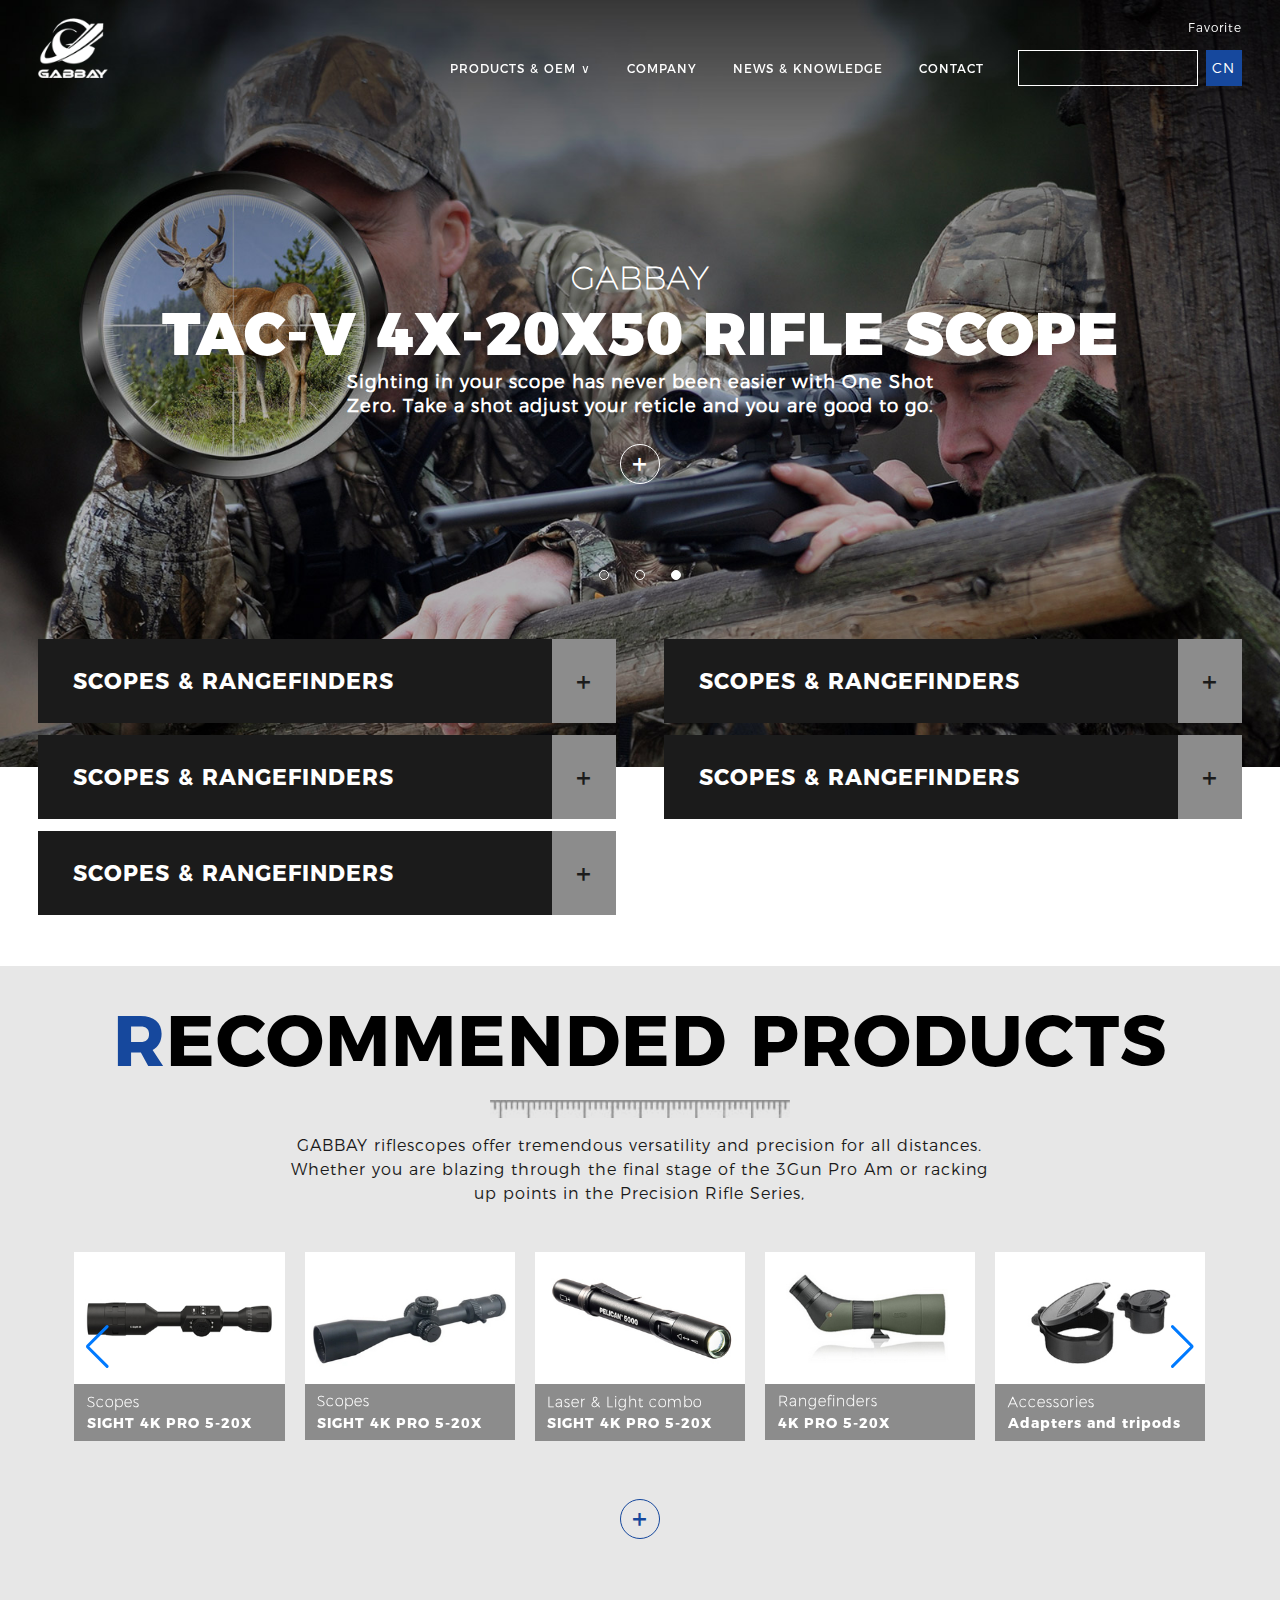
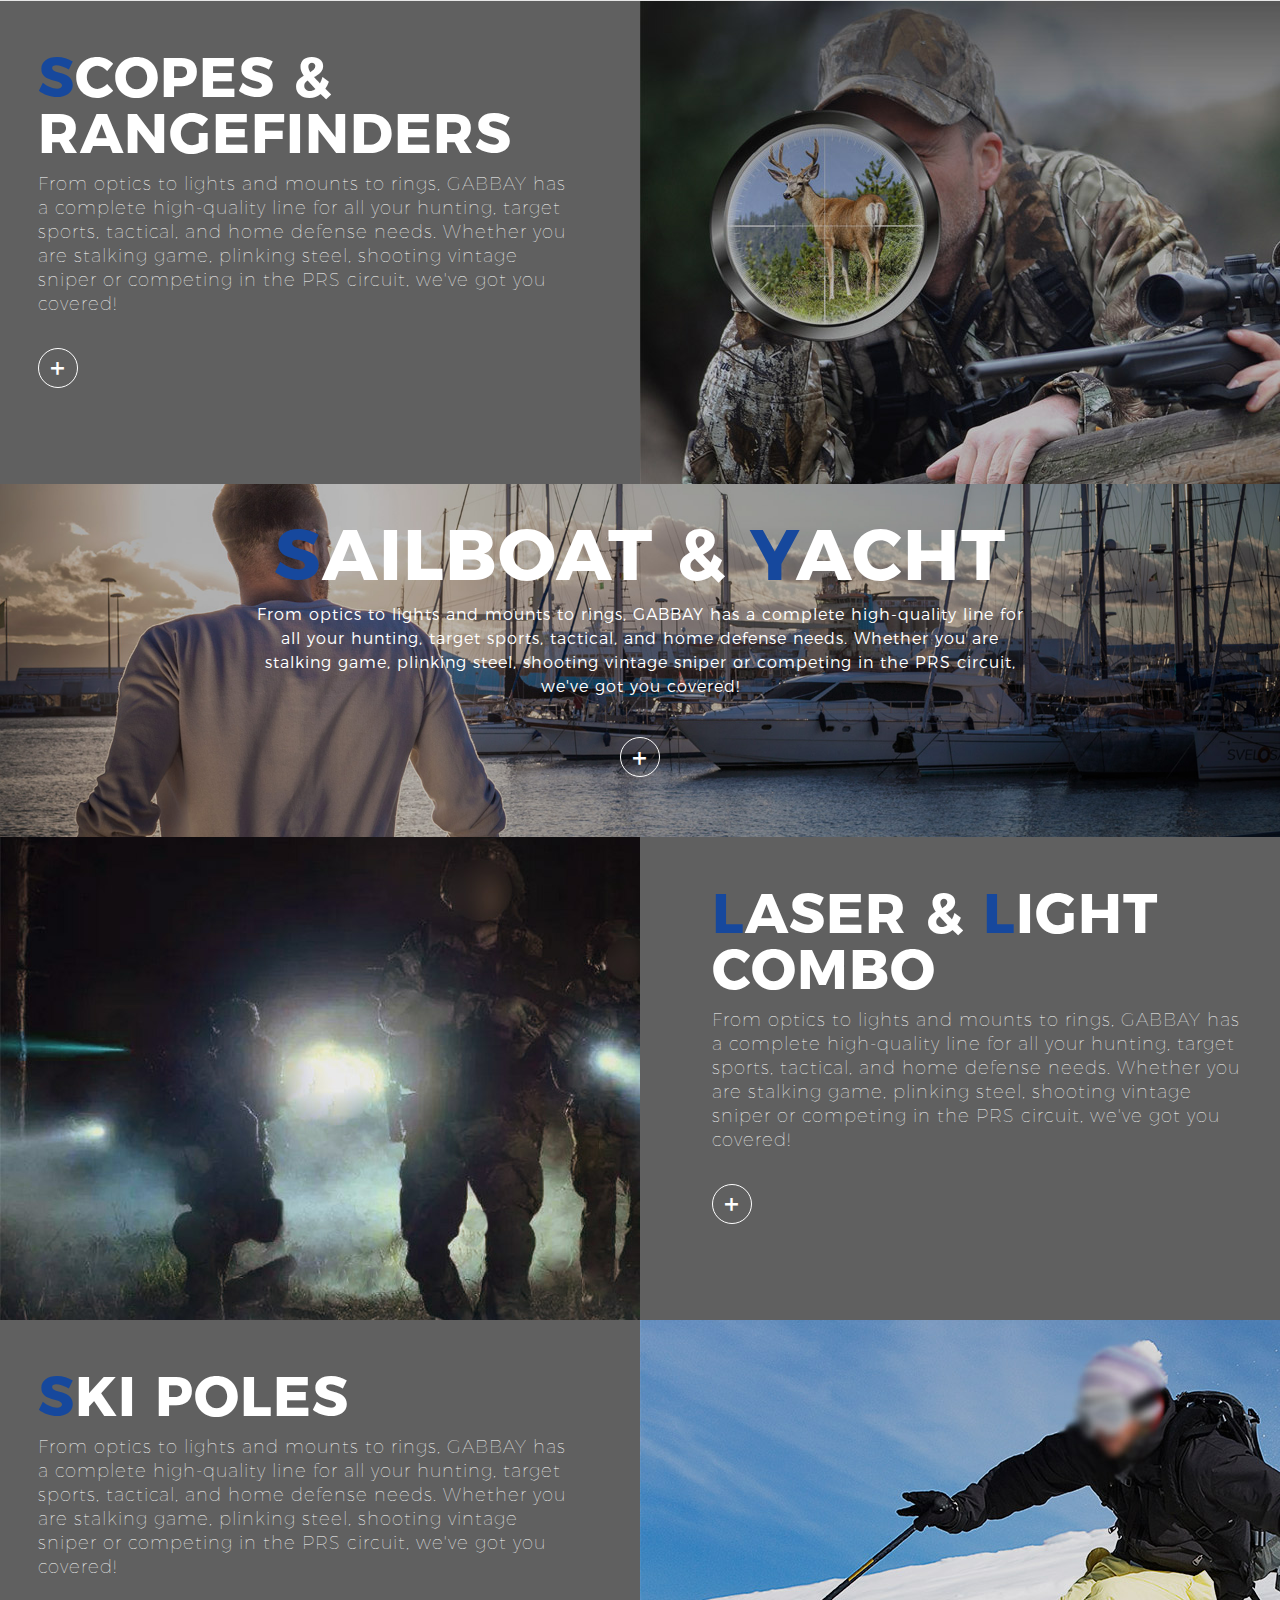
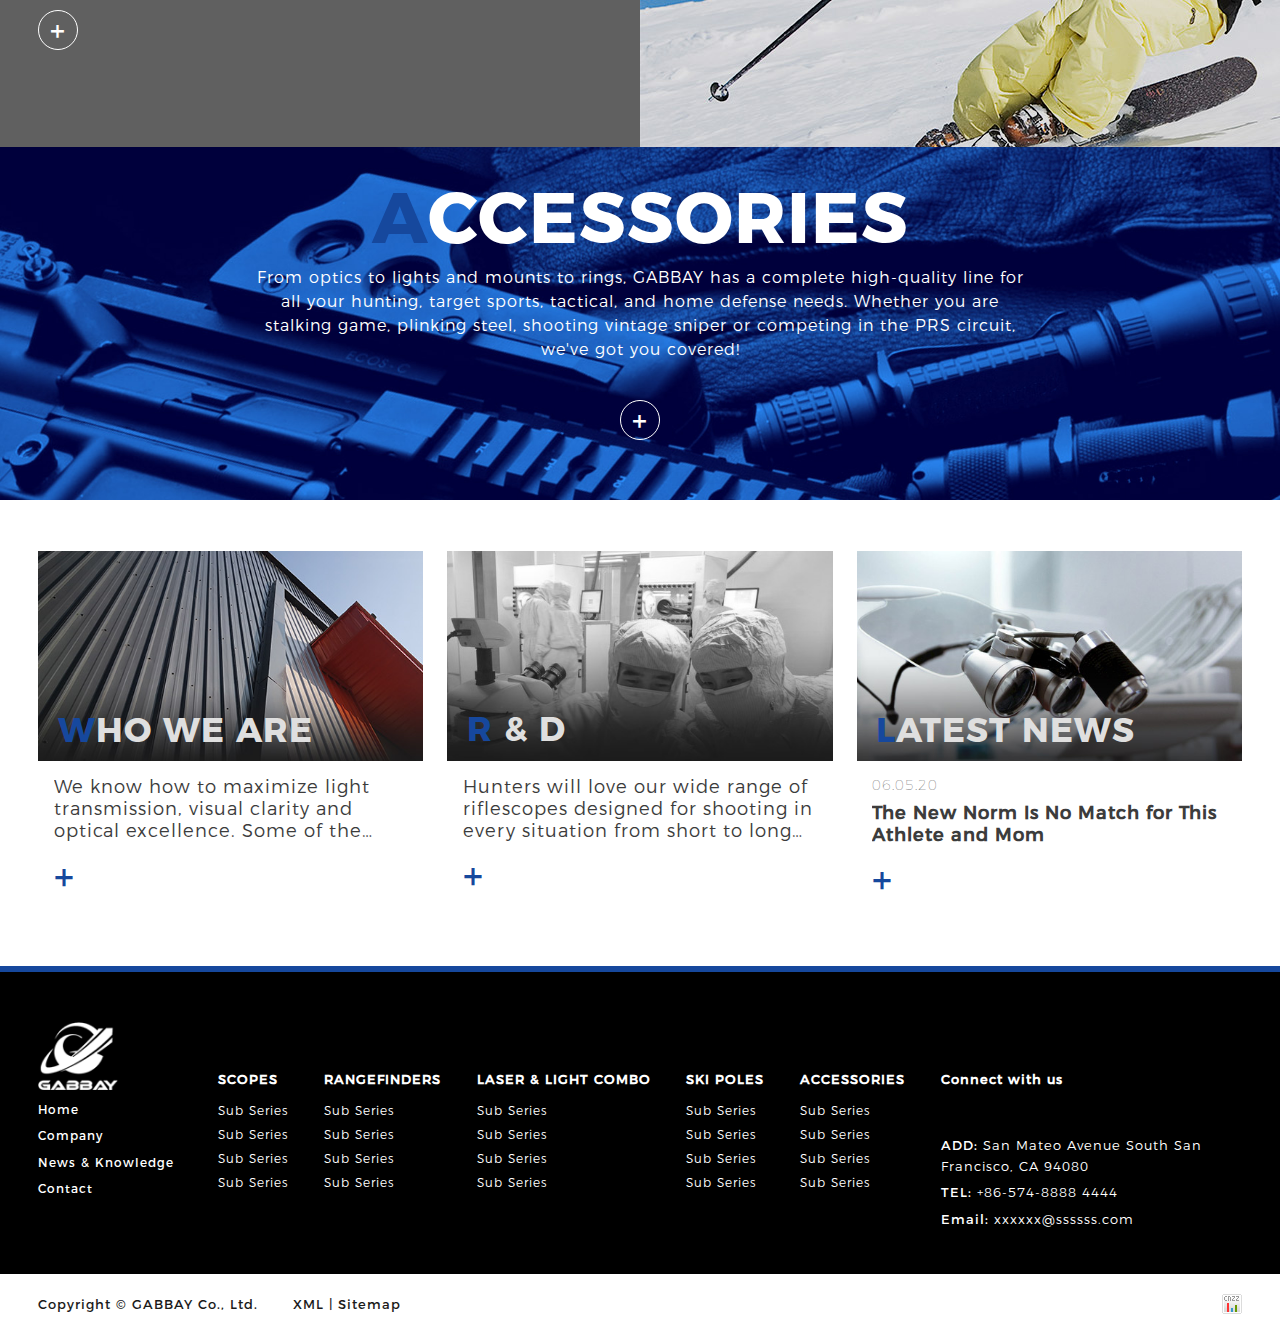
<file: index.html>
<!DOCTYPE html>
<html lang="en">
<head>
  <meta charset="UTF-8">
  <meta name="viewport" content="width=device-width, initial-scale=1.0">
  <title>GABBAY</title>
  <link rel="stylesheet" href="css/dy.css">
  <link rel="stylesheet" href="css/media.css">
  <link rel="stylesheet" href="https://at.alicdn.com/t/font_1714665_g5vp9nklfsk.css">
  <link rel="stylesheet" href="css/style.css">
  <link rel="stylesheet" href="css/jquery.bxslider.css">
  <link rel="stylesheet" href="css/swiper.min.css">

  <script src="js/jquery-1.9.1.min.js"></script>
  <script src="js/jquery.bxslider.js"></script>
  <script src="js/touchslider.js"></script>
  <script src="js/other.js"></script>
  <!-- <script src="js/swiper.min.js"></script> -->
</head>
<body>
  <!-- head  -->
  <header class="top-nav">
    <div class="nav-inner-box wid flex-sb">
      <a href="index.html" class="logo-pic"><img src="images/logo.png" alt="logo" class="logo"></a>
      <div class="top-bar flex">
        <a href="" class="iconfont icon-cogwheel"><small class="small">Favorite</small></a>
        <div class="nav-bar flex">
          <ul class="flex-sb nav">
            <li class="nav-list home flex"><a href="index.html" class="tup">Home</a></li>
            <li class="nav-list flex nav-pro">
              <a href="product.html" class="tup">Products & Oem <span style="font-family: sans-serif;">∨</span></a>
              <ul class="dp-items">
                <li class="dp-list"><a href="">Scopes &RANGEFINDERS</a></li>
                <li class="dp-list">
                  <a href="">Sailboat & Yacht <span>></span></a>
                  <ul class="dp2-item">
                    <li class="dp2-list"><a href="">Sailboat</a></li>
                  </ul>
                </li>
                <li class="dp-list">
                  <a href="">SKI POLES <span>></span></a> 
                  <ul class="dp2-item">
                    <li class="dp2-list"><a href="">Yacht</a></li>
                  </ul>
                </li>
                <li class="dp-list"><a href="">ACCESSORIES</a></li>
              </ul>
            </li>
            <li class="nav-list flex"><a href="company.html" class="tup">Company</a></li>
            <li class="nav-list flex"><a href="news.html" class="tup">News & knowledge</a></li>
            <li class="nav-list flex"><a href="contact.html" class="tup">Contact</a></li>
          </ul>
          <div class="sea_cn flex">
            <form action="products.php" class="search flex">
              <input type="text" placeholder="">
              <button class="flex iconfont icon-search" type="button"></button>
            </form>
            <a href="" class="cn flex">CN</a>
          </div>
        </div>
      </div>
      <span class="menu-ico iconfont icon-menu"></span>
    </div>
  </header>

  <!-- banner -->
  <div class="banner-box">
    <div class="swipe">
      <ul class="banner" id="slider4" >
        <li class="banner-list in_blist">
          <div class="banner-cont">
            <span class="ban-tit">GABBAY</span>
            <h4 class="main-tit">TAC-V 4X-20X50 Rifle Scope</h4>
            <p calss="desc-cont">Sighting in your scope has never been easier with One Shot Zero. Take a shot adjust your reticle and you are good to go. </p>
            <a href="product.html" class="btn flex">+</a>
          </div>
          <a href="javascript:;"><img src="images/banner.jpg" alt=""></a>
        </li>
        <!-- <li class="banner-list">
          <div class="banner-cont">
            <span class="ban-tit">GABBAY</span>
            <h4 class="main-tit">TAC-V 4X-20X50 Rifle Scope</h4>
            <p calss="desc-cont">Sighting in your scope has never been easier with One Shot Zero. Take a shot adjust your reticle and you are good to go. </p>
            <a href="product.html" class="btn flex"><span>+</span></a>
          </div>
          <a href="javascript:;"><img src="images/banner.jpg" alt=""></a>
        </li>
        <li class="banner-list">
          <div class="banner-cont">
            <span class="ban-tit">GABBAY</span>
            <h4 class="main-tit">TAC-V 4X-20X50 Rifle Scope</h4>
            <p calss="desc-cont">Sighting in your scope has never been easier with One Shot Zero. Take a shot adjust your reticle and you are good to go. </p>
            <a href="product.html" class="btn flex"><span>+</span></a>
          </div>
          <a href="javascript:;"><img src="images/banner.jpg" alt=""></a>
        </li> -->
      </ul>
    </div>
    <div id="pagenavi">
      <a href="javascript:;" class="">1</a>
      <a href="javascript:;" class="">2</a>
      <a href="javascript:;" class="active">3</a>
    </div>

    <!-- banner nav -->
    <ul class="pb_nav flex-sb wid">
      <li class="pbn_list"><a href="product.html" class="flex">
        <div class="pro_cont">
          <h4>Scopes & RANGEFINDERS</h4>
          <p class="fhd">From optics to lights and mounts to rings, Sun Optics USA has a complete high-quality line ...</p>
        </div>
        <span class="flex">+</span>
      </a></li>
      <li class="pbn_list"><a href="product.html" class="flex">
        <div class="pro_cont">
          <h4>Scopes & RANGEFINDERS</h4>
          <p class="fhd">From optics to lights and mounts to rings, Sun Optics USA has a complete high-quality line ...</p>
        </div>
        <span class="flex">+</span>
      </a></li>
      <li class="pbn_list"><a href="product.html" class="flex">
        <div class="pro_cont">
          <h4>Scopes & RANGEFINDERS</h4>
          <p class="fhd">From optics to lights and mounts to rings, Sun Optics USA has a complete high-quality line ...</p>
        </div>
        <span class="flex">+</span>
      </a></li>
      <li class="pbn_list"><a href="product.html" class="flex">
        <div class="pro_cont">
          <h4>Scopes & RANGEFINDERS</h4>
          <p class="fhd">From optics to lights and mounts to rings, Sun Optics USA has a complete high-quality line ...</p>
        </div>
        <span class="flex">+</span>
      </a></li>
      <li class="pbn_list"><a href="product.html" class="flex">
        <div class="pro_cont">
          <h4>Scopes & RANGEFINDERS</h4>
          <p class="fhd">From optics to lights and mounts to rings, Sun Optics USA has a complete high-quality line ...</p>
        </div>
        <span class="flex">+</span>
      </a></li>
    </ul>
  </div>
  <script type="text/javascript">
    console=window.console || {dir:new Function(),log:new Function()};
    var active=0,
      as=document.getElementById('pagenavi').getElementsByTagName('a');
      for(var i=0;i<as.length;i++){
        (function(){
          var j=i;
          as[i].onclick=function(){
            t4.slide(j);
            return false;
          }
        })();
      }
      var t4=new TouchSlider('slider4',{speed:600, direction:0, interval:6000, fullsize:true});
      t4.on('before',function(m,n){
        as[m].className='';
        as[n].className='active';
      })
  </script>

  <!-- pro -->
  <div class="pro_slide">
    <header class="ps-hd">
      <h3><span>R</span>ecommended products</h3>
      <svg xmlns="http://www.w3.org/2000/svg" xmlns:xlink="http://www.w3.org/1999/xlink" viewBox="0 0 247 15">
        <image xlink:href="[data-uri]"/>
      </svg>
      <p>GABBAY riflescopes offer tremendous versatility and precision for all distances. 
        Whether you are blazing through the final stage of the 3Gun Pro Am or racking up points 
        in the Precision Rifle Series,  </p>
    </header>
    
    <div class="swiper-container wid">
      <ul class="pro-items swiper-wrapper">
        <li class="pro-list swiper-slide">
          <a href="pro-det.html"><img src="images/pro1.jpg" alt=""></a>
          <div class="pro-desc">
            <h6>Scopes</h6>
            <p calss="model">SIGHT 4K PRO 5-20X</p>
          </div>
        </li>
        <li class="pro-list swiper-slide">
          <a href="pro-det.html"><img src="images/pro2.jpg" alt=""></a>
          <div class="pro-desc">
            <h6>Scopes</h6>
            <p calss="model">SIGHT 4K PRO 5-20X</p>
          </div>
        </li>
        <li class="pro-list swiper-slide">
          <a href="pro-det.html"><img src="images/pro3.jpg" alt=""></a>
          <div class="pro-desc">
            <h6>Laser & Light combo</h6>
            <p calss="model">SIGHT 4K PRO 5-20X</p>
          </div>
        </li>
        <li class="pro-list swiper-slide">
          <a href="pro-det.html"><img src="images/pro4.jpg" alt=""></a>
          <div class="pro-desc">
            <h6>Rangefinders</h6>
            <p calss="model">4K PRO 5-20X</p>
          </div>
        </li>
        <li class="pro-list swiper-slide">
          <a href="pro-det.html"><img src="images/pro5.jpg" alt=""></a>
          <div class="pro-desc">
            <h6>Accessories</h6>
            <p calss="model">Adapters and tripods</p>
          </div>
        </li>
        <li class="pro-list swiper-slide">
          <a href="pro-det.html"><img src="images/pro4.jpg" alt=""></a>
          <div class="pro-desc">
            <h6>Rangefinders</h6>
            <p calss="model">4K PRO 5-20X</p>
          </div>
        </li>
        <li class="pro-list swiper-slide">
          <a href="pro-det.html"><img src="images/pro5.jpg" alt=""></a>
          <div class="pro-desc">
            <h6>Accessories</h6>
            <p calss="model">Adapters and tripods</p>
          </div>
        </li>
      </ul>
      <div class="swiper-button-prev"></div>
      <div class="swiper-button-next"></div>
    </div>
    <a href="product.html" class="btn btn1 flex">+</a>
    <script src="js/swiper.min.js"></script>
    <script>
      // if(screen.width > 1230 ){
        var swiper = new Swiper('.swiper-container', {
          pagination: '.swiper-pagination',
          slidesPerView: 5,
          paginationClickable: false,
          spaceBetween: 20,
          loop: true,
          autoplay:true,
          navigation: {
            nextEl: '.swiper-button-next',
            prevEl: '.swiper-button-prev',
          },
        });
      // }else if(screen.width > 1150 && screen.width <= 1230){
      //   var swiper1 = new Swiper('.swiper-container', {
      //     pagination: '.swiper-pagination',
      //     slidesPerView: 4,
      //     paginationClickable: false,
      //     spaceBetween: 20,
      //     loop: true,
      //     autoplay:true,
      //     navigation: {
      //       nextEl: '.swiper-button-next',
      //       prevEl: '.swiper-button-prev',
      //     },
      //   });
      // }else if(screen.width > 1050 && screen.width <= 1150){
      //   var swiper2 = new Swiper('.swiper-container', {
      //     pagination: '.swiper-pagination',
      //     slidesPerView: 3,
      //     paginationClickable: false,
      //     spaceBetween: 20,
      //     loop: true,
      //     autoplay:true,
      //     navigation: {
      //       nextEl: '.swiper-button-next',
      //       prevEl: '.swiper-button-prev',
      //     },
      //   });
      // }else if(screen.width > 950 && screen.width <= 1050){
      //   var swiper3 = new Swiper('.swiper-container', {
      //     pagination: '.swiper-pagination',
      //     slidesPerView: 2,
      //     paginationClickable: false,
      //     spaceBetween: 20,
      //     loop: true,
      //     autoplay:true,
      //     navigation: {
      //       nextEl: '.swiper-button-next',
      //       prevEl: '.swiper-button-prev',
      //     },
      //   });
      // }else if(screen.width > 550 &&screen.width <= 950){
      //   var swiper = new Swiper('.swiper-container', {
      //     pagination: '.swiper-pagination',
      //     slidesPerView: 1,
      //     paginationClickable: false,
      //     spaceBetween: 20,
      //     loop: true,
      //     autoplay:true,
      //     navigation: {
      //       nextEl: '.swiper-button-next',
      //       prevEl: '.swiper-button-prev',
      //     },
      //   });
      // }else{}
    </script>
  </div>

  <div class="cont-info about in_scop">
    <ul class="info-items wid flex-sb">
      <li class="info-list left-info" style="margin-bottom: 8%;">
        <h3><span>S</span>copes & RANGEFINDERS</h3>
        <p class="add cinfos">From optics to lights and mounts to rings, GABBAY has a complete high-quality line 
          for all your hunting, target sports, tactical, and home defense needs. 
          Whether you are stalking game, plinking steel, shooting vintage sniper or competing 
          in the PRS circuit, we've got you covered!</p>
          <a href="product.html" class="btn flex">+</a> 
      </li>
      <li class="info-list right-map"><a href="#"><img src="images/in1.jpg" alt=""></a></li>
    </ul>
  </div>

  <div class="sall_boat">
    <img src="images/in2.jpg" alt="">
    <div class="sb_cont flex">
      <h3><span>S</span>ailboat & <span>Y</span>acht</h3>
      <p>From optics to lights and mounts to rings, GABBAY has a complete high-quality line 
        for all your hunting, target sports, tactical, and home defense needs. 
        Whether you are stalking game, plinking steel, shooting vintage sniper or competing 
        in the PRS circuit, we've got you covered!</p>
      <a href="product.html" class="btn flex">+</a> 
    </div>
  </div>

  <div class="cont-info about in_scop res">
    <ul class="info-items wid flex-sb">
      <li class="info-list left-info" style="margin-bottom: 8%;">
        <h3><span>L</span>aser & <span>L</span>ight combo</h3>
        <p class="add cinfos">From optics to lights and mounts to rings, GABBAY has a complete high-quality line 
          for all your hunting, target sports, tactical, and home defense needs. 
          Whether you are stalking game, plinking steel, shooting vintage sniper or competing 
          in the PRS circuit, we've got you covered!</p>
          <a href="product.html" class="btn flex">+</a> 
      </li>
      <li class="info-list right-map"><a href="#"><img src="images/in3.jpg" alt=""></a></li>
    </ul>
  </div>
  <div class="cont-info about in_scop">
    <ul class="info-items wid flex-sb">
      <li class="info-list left-info" style="margin-bottom: 8%;">
        <h3><span>S</span>ki poles</h3>
        <p class="add cinfos">From optics to lights and mounts to rings, GABBAY has a complete high-quality line 
          for all your hunting, target sports, tactical, and home defense needs. 
          Whether you are stalking game, plinking steel, shooting vintage sniper or competing 
          in the PRS circuit, we've got you covered!</p>
          <a href="product.html" class="btn flex">+</a> 
      </li>
      <li class="info-list right-map"><a href="#"><img src="images/in4.jpg" alt=""></a></li>
    </ul>
  </div>

  <div class="sall_boat">
    <img src="images/in5.jpg" alt="">
    <div class="sb_cont flex">
      <h3><span>A</span>ccessories</h3>
      <p>From optics to lights and mounts to rings, GABBAY has a complete high-quality line 
        for all your hunting, target sports, tactical, and home defense needs. 
        Whether you are stalking game, plinking steel, shooting vintage sniper or competing 
        in the PRS circuit, we've got you covered!</p>
      <a href="product.html" class="btn flex">+</a> 
    </div>
  </div>

  <ul class="rd_items flex-sb wid">
    <li class="rd_list">
      <a href="">
        <div class="rd_pic">
          <img src="images/in6.jpg" alt="">
          <h5><span>W</span>ho we are</h5>
        </div>
        <div class="rd_cont">
          <p class="fhd">We know how to maximize light transmission, 
            visual clarity and optical excellence. Some of the 
            best hunting happens in the worst light ...</p>
          <span class="">+</span>
        </div>
      </a>
    </li>
    <li class="rd_list">
      <a href="">
        <div class="rd_pic">
          <img src="images/in7.jpg" alt="">
          <h5><span>R</span> & D</h5>
        </div>
        <div class="rd_cont">
          <p class="fhd">Hunters will love our wide range of riflescopes 
            designed for shooting in every situation from 
            short to long distances.</p>
          <span class="">+</span>
        </div>
      </a>
    </li>
    <li class="rd_list">
      <a href="">
        <div class="rd_pic">
          <img src="images/in8.jpg" alt="">
          <h5><span>L</span>atest news</h5>
        </div>
        <div class="rd_cont">
          <p class="fhd"><span>06.05.20</span> <b>The New Norm Is No Match for This Athlete and Mom</b></p>
          <span class="">+</span>
        </div>
      </a>
    </li>
  </ul>
  

  <footer class="footer">
    <div class="in-fot wid flex-sb">
      <div class="fot-left">
        <a href="index" class='fot-logo'><img src="images/logo.png" alt=""></a>
        <a href="index.html">Home</a>
        <a href="company.html">Company</a>
        <a href="news.html">News & Knowledge</a>
        <a href="contact.html">Contact</a>
      </div>
      <!-- <ul class="fot-center flex-sb"> -->
        <div class="fp-list">
          <h4>SCOPES</h4>
          <a href="">Sub Series</a>
          <a href="">Sub Series</a>
          <a href="">Sub Series</a>
          <a href="">Sub Series</a>
        </div>
        <div class="fp-list">
          <h4>RANGEFINDERS</h4>
          <a href="">Sub Series</a>
          <a href="">Sub Series</a>
          <a href="">Sub Series</a>
          <a href="">Sub Series</a>
        </div>
        <div class="fp-list">
          <h4>LASER & LIGHT COMBO</h4>
          <a href="">Sub Series</a>
          <a href="">Sub Series</a>
          <a href="">Sub Series</a>
          <a href="">Sub Series</a>
        </div>
        <div class="fp-list">
          <h4>SKI POLES</h4>
          <a href="">Sub Series</a>
          <a href="">Sub Series</a>
          <a href="">Sub Series</a>
          <a href="">Sub Series</a>
        </div>
        <div class="fp-list">
          <h4>ACCESSORIES</h4>
          <a href="">Sub Series</a>
          <a href="">Sub Series</a>
          <a href="">Sub Series</a>
          <a href="">Sub Series</a>
        </div>
        <div class="fot-right">
          <h4>Connect with us</h4>
          <div class="social">
            <a href="#" class='instagram'><i class="iconfont icon-instagram"></i></a>
            <a href="#" class='pinterest'><i class="iconfont icon-pinterest"></i></a>
            <a href="#" class='facebook'><i class="iconfont icon-facebook"></i></a>
            <a href="#" class='linkedin'><i class="iconfont icon-linkedin"></i></a>
            <a href="#" class='twitter'><i class="iconfont icon-twitter"></i></a>
          </div>
          <p>ADD: <span>San Mateo Avenue South San Francisco, CA 94080</span></p>
          <p>TEL: <span>+86-574-8888 4444</span></p>
          <p>Email: <span>xxxxxx@ssssss.com</span></p>
        </div>
      <!-- </ul> -->
    </div>
  </footer>
  <div class="desi">
    <div class="in-design wid flex-sb">
      <p class="copy">Copyright © GABBAY Co., Ltd.     <a href="sitemap_xml.php" class="xml">XML</a> | <a href="sitemap.php">Sitemap</a></p>
      <a href="javacsript:;"><img src="images/cnzz.jpg" alt=""></a>
    </div>
  </div>
</body>
</html>
</file>
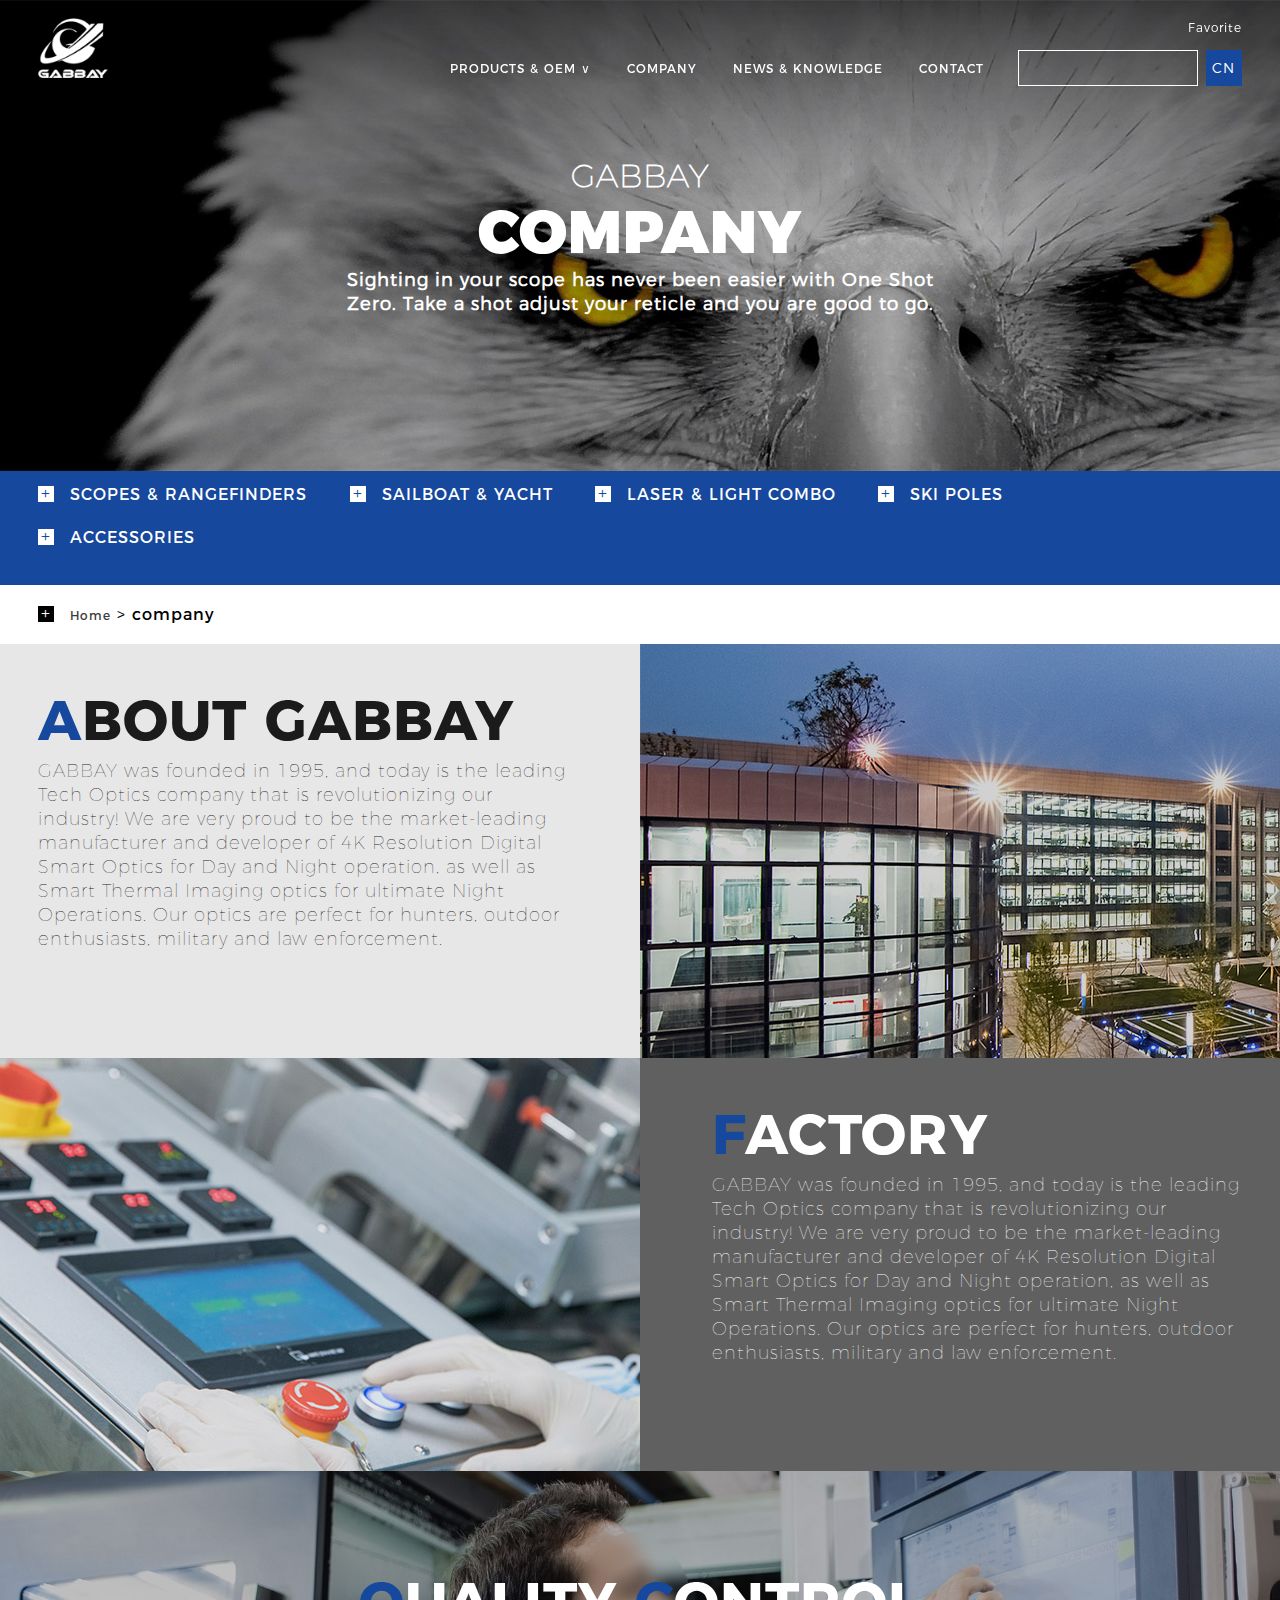
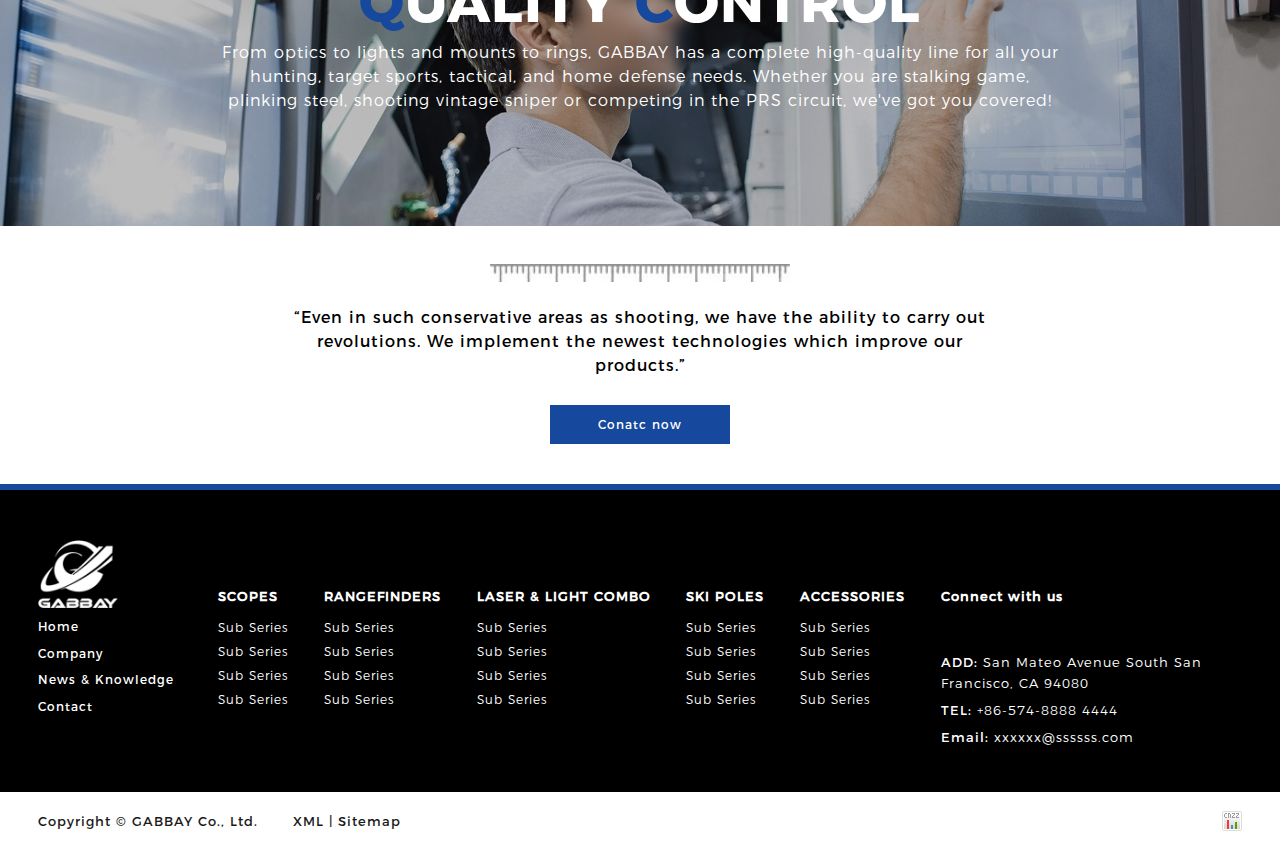
<file: company.html>
<!DOCTYPE html>
<html lang="en">
<head>
  <meta charset="UTF-8">
  <meta name="viewport" content="width=device-width, initial-scale=1.0">
  <title>COMPANY</title>
  <link rel="stylesheet" href="css/dy.css">
  <link rel="stylesheet" href="css/media.css">
  <link rel="stylesheet" href="https://at.alicdn.com/t/font_1714665_g5vp9nklfsk.css">
  <link rel="stylesheet" href="css/style.css">

  <script src="js/jquery-1.9.1.min.js"></script>
  <script src="js/touchslider.js"></script>
  <script src="js/other.js"></script>
</head>
<body>
  <!-- head  -->
  <header class="top-nav">
    <div class="nav-inner-box wid flex-sb">
      <a href="index.html" class="logo-pic"><img src="images/logo.png" alt="logo" class="logo"></a>
      <div class="top-bar flex">
        <a href="" class="iconfont icon-cogwheel"><small class="small">Favorite</small></a>
        <div class="nav-bar flex">
          <ul class="flex-sb nav">
            <li class="nav-list home flex"><a href="index.html" class="tup">Home</a></li>
            <li class="nav-list flex nav-pro">
              <a href="product.html" class="tup">Products & Oem <span style="font-family: sans-serif;">∨</span></a>
              <ul class="dp-items">
                <li class="dp-list"><a href="">Scopes &RANGEFINDERS</a></li>
                <li class="dp-list">
                  <a href="">Sailboat & Yacht <span>></span></a>
                  <ul class="dp2-item">
                    <li class="dp2-list"><a href="">Sailboat</a></li>
                  </ul>
                </li>
                <li class="dp-list">
                  <a href="">SKI POLES <span>></span></a> 
                  <ul class="dp2-item">
                    <li class="dp2-list"><a href="">Yacht</a></li>
                  </ul>
                </li>
                <li class="dp-list"><a href="">ACCESSORIES</a></li>
              </ul>
            </li>
            <li class="nav-list flex"><a href="company.html" class="tup">Company</a></li>
            <li class="nav-list flex"><a href="news.html" class="tup">News & knowledge</a></li>
            <li class="nav-list flex"><a href="contact.html" class="tup">Contact</a></li>
          </ul>
          <div class="sea_cn flex">
            <form action="products.php" class="search flex">
              <input type="text" placeholder="">
              <button class="flex iconfont icon-search" type="button"></button>
            </form>
            <a href="" class="cn flex">CN</a>
          </div>
        </div>
      </div>
      <span class="menu-ico iconfont icon-menu"></span>
    </div>
  </header>

  <!-- banner -->
  <div class="banner-box other-ban">
    <div class="swipe">
      <ul class="banner">
        <li class="banner-list">
          <div class="banner-cont">
            <span class="ban-tit">GABBAY</span>
            <h4 class="main-tit">Company</h4>
            <p calss="desc-cont">Sighting in your scope has never been easier with One Shot Zero. Take a shot adjust your reticle and you are good to go. </p>
            <!-- <a href="product.html" class="btn flex"><span>+</span></a> -->
          </div>
          <a href="javascript:;"><img src="images/comp.jpg" alt=""></a>
        </li>
      </ul>
    </div>
  </div>

  <!-- menu nav -->
  <div class="aside-nav">
    <ul class="m_nav wid flex">
      <li class="mn_list">
        <a href="product.html"><i class="flex jia">+</i>Scopes & RANGEFINDERS <span class="iconfont icon-down"></span></a>
        <!-- <ul class="asn_items">
          <li class="asn_list"><a href="">Scopes & RANGEFINDERS</a></li>
          <li class="asn_list"><a href="">Scopes & RANGEFINDERS</a></li>
          <li class="asn_list"><a href="">Scopes & RANGEFINDERS</a></li>
        </ul> -->
      </li>
      <li class="mn_list">
        <a href="product.html"><i class="flex jia">+</i>Sailboat & Yacht <span class="iconfont icon-down"></span></a>
      </li>
      <li class="mn_list">
        <a href="product.html"><i class="flex jia">+</i>LASER  & LIGHT COMBO <span class="iconfont icon-down"></span></a>
      </li>
      <li class="mn_list">
        <a href="product.html"><i class="flex jia">+</i>SKI POLES <span class="iconfont icon-down"></span></a>
      </li>
      <li class="mn_list">
        <a href="product.html"><i class="flex jia">+</i>ACCESSORIES <span class="iconfont icon-down"></span></a>
      </li>
    </ul>
  </div>

  <ul class="wid bread-nav">
    <li class="mn_list"><i class="flex jia">+</i><a href="index.html">Home</a> > <span>company</span></li>
  </ul>

  <div class="cont-info about">
    <ul class="info-items wid flex-sb">
      <li class="info-list left-info" style="padding-bottom: 8%;">
        <h3 class="tup"><span>A</span>bout GABBAY</h3>
        <p class="add cinfos">GABBAY was founded in 1995, and today is the leading Tech Optics company 
          that is revolutionizing our industry! We are very proud to be the market-leading 
          manufacturer and developer of 4K Resolution Digital Smart Optics for Day and 
          Night operation, as well as Smart Thermal Imaging optics for ultimate Night 
          Operations. Our optics are perfect for hunters, outdoor enthusiasts, military and 
          law enforcement. </p>
      </li>
      <li class="info-list right-map"><a href="#"><img src="images/comp-1.jpg" alt=""></a></li>
    </ul>
  </div>
  <div class="cont-info reserve">
    <ul class="info-items wid flex-sb">
      <li class="info-list left-info" style="padding-bottom: 8%;">
        <h3 class="tup"><span>F</span>actory</h3>
        <p class="add cinfos">GABBAY was founded in 1995, and today is the leading Tech Optics company 
          that is revolutionizing our industry! We are very proud to be the market-leading 
          manufacturer and developer of 4K Resolution Digital Smart Optics for Day and 
          Night operation, as well as Smart Thermal Imaging optics for ultimate Night 
          Operations. Our optics are perfect for hunters, outdoor enthusiasts, military and 
          law enforcement. </p>
      </li>
      <li class="info-list right-map"><a href="#"><img src="images/comp-2.jpg" alt=""></a></li>
    </ul>
  </div>

  <div class="form-box felx qty">
      <h3 class="tup"><span>Q</span>uality <span>C</span>ontrol</h3>
      <p>From optics to lights and mounts to rings, GABBAY has a complete high-quality line 
        for all your hunting, target sports, tactical, and home defense needs. 
        Whether you are stalking game, plinking steel, shooting vintage sniper or competing 
        in the PRS circuit, we've got you covered!</p>
  </div>
  <div class="ab-cont wid">
    <span>
      <svg xmlns="http://www.w3.org/2000/svg" xmlns:xlink="http://www.w3.org/1999/xlink" viewBox="0 0 247 15">
        <image xlink:href="[data-uri]"/>
      </svg>
    </span>
    <p>“Even in such conservative areas as shooting, we have the ability to carry out revolutions.
      We implement the newest technologies which improve our products.”</p>
    <a href="contact.html">Conatc now</a>
  </div>



  <footer class="footer">
    <div class="in-fot wid flex-sb">
      <div class="fot-left">
        <a href="index" class='fot-logo'><img src="images/logo.png" alt=""></a>
        <a href="index.html">Home</a>
        <a href="company.html">Company</a>
        <a href="news.html">News & Knowledge</a>
        <a href="contact.html">Contact</a>
      </div>
      <div class="fp-list">
        <h4>SCOPES</h4>
        <a href="">Sub Series</a>
        <a href="">Sub Series</a>
        <a href="">Sub Series</a>
        <a href="">Sub Series</a>
      </div>
      <div class="fp-list">
        <h4>RANGEFINDERS</h4>
        <a href="">Sub Series</a>
        <a href="">Sub Series</a>
        <a href="">Sub Series</a>
        <a href="">Sub Series</a>
      </div>
      <div class="fp-list">
        <h4>LASER & LIGHT COMBO</h4>
        <a href="">Sub Series</a>
        <a href="">Sub Series</a>
        <a href="">Sub Series</a>
        <a href="">Sub Series</a>
      </div>
      <div class="fp-list">
        <h4>SKI POLES</h4>
        <a href="">Sub Series</a>
        <a href="">Sub Series</a>
        <a href="">Sub Series</a>
        <a href="">Sub Series</a>
      </div>
      <div class="fp-list">
        <h4>ACCESSORIES</h4>
        <a href="">Sub Series</a>
        <a href="">Sub Series</a>
        <a href="">Sub Series</a>
        <a href="">Sub Series</a>
      </div>
      <div class="fot-right">
        <h4>Connect with us</h4>
        <div class="social">
          <a href="#" class='instagram'><i class="iconfont icon-instagram"></i></a>
          <a href="#" class='pinterest'><i class="iconfont icon-pinterest"></i></a>
          <a href="#" class='facebook'><i class="iconfont icon-facebook"></i></a>
          <a href="#" class='linkedin'><i class="iconfont icon-linkedin"></i></a>
          <a href="#" class='twitter'><i class="iconfont icon-twitter"></i></a>
        </div>
        <p>ADD: <span>San Mateo Avenue South San Francisco, CA 94080</span></p>
        <p>TEL: <span>+86-574-8888 4444</span></p>
        <p>Email: <span>xxxxxx@ssssss.com</span></p>
      </div>
    </div>
  </footer>
  <div class="desi">
    <div class="in-design wid flex-sb">
      <p class="copy">Copyright © GABBAY Co., Ltd.     <a href="sitemap_xml.php" class="xml">XML</a> | <a href="sitemap.php">Sitemap</a></p>
      <a href="javacsript:;"><img src="images/cnzz.jpg" alt=""></a>
    </div>
  </div>
</body>
</html>
</file>
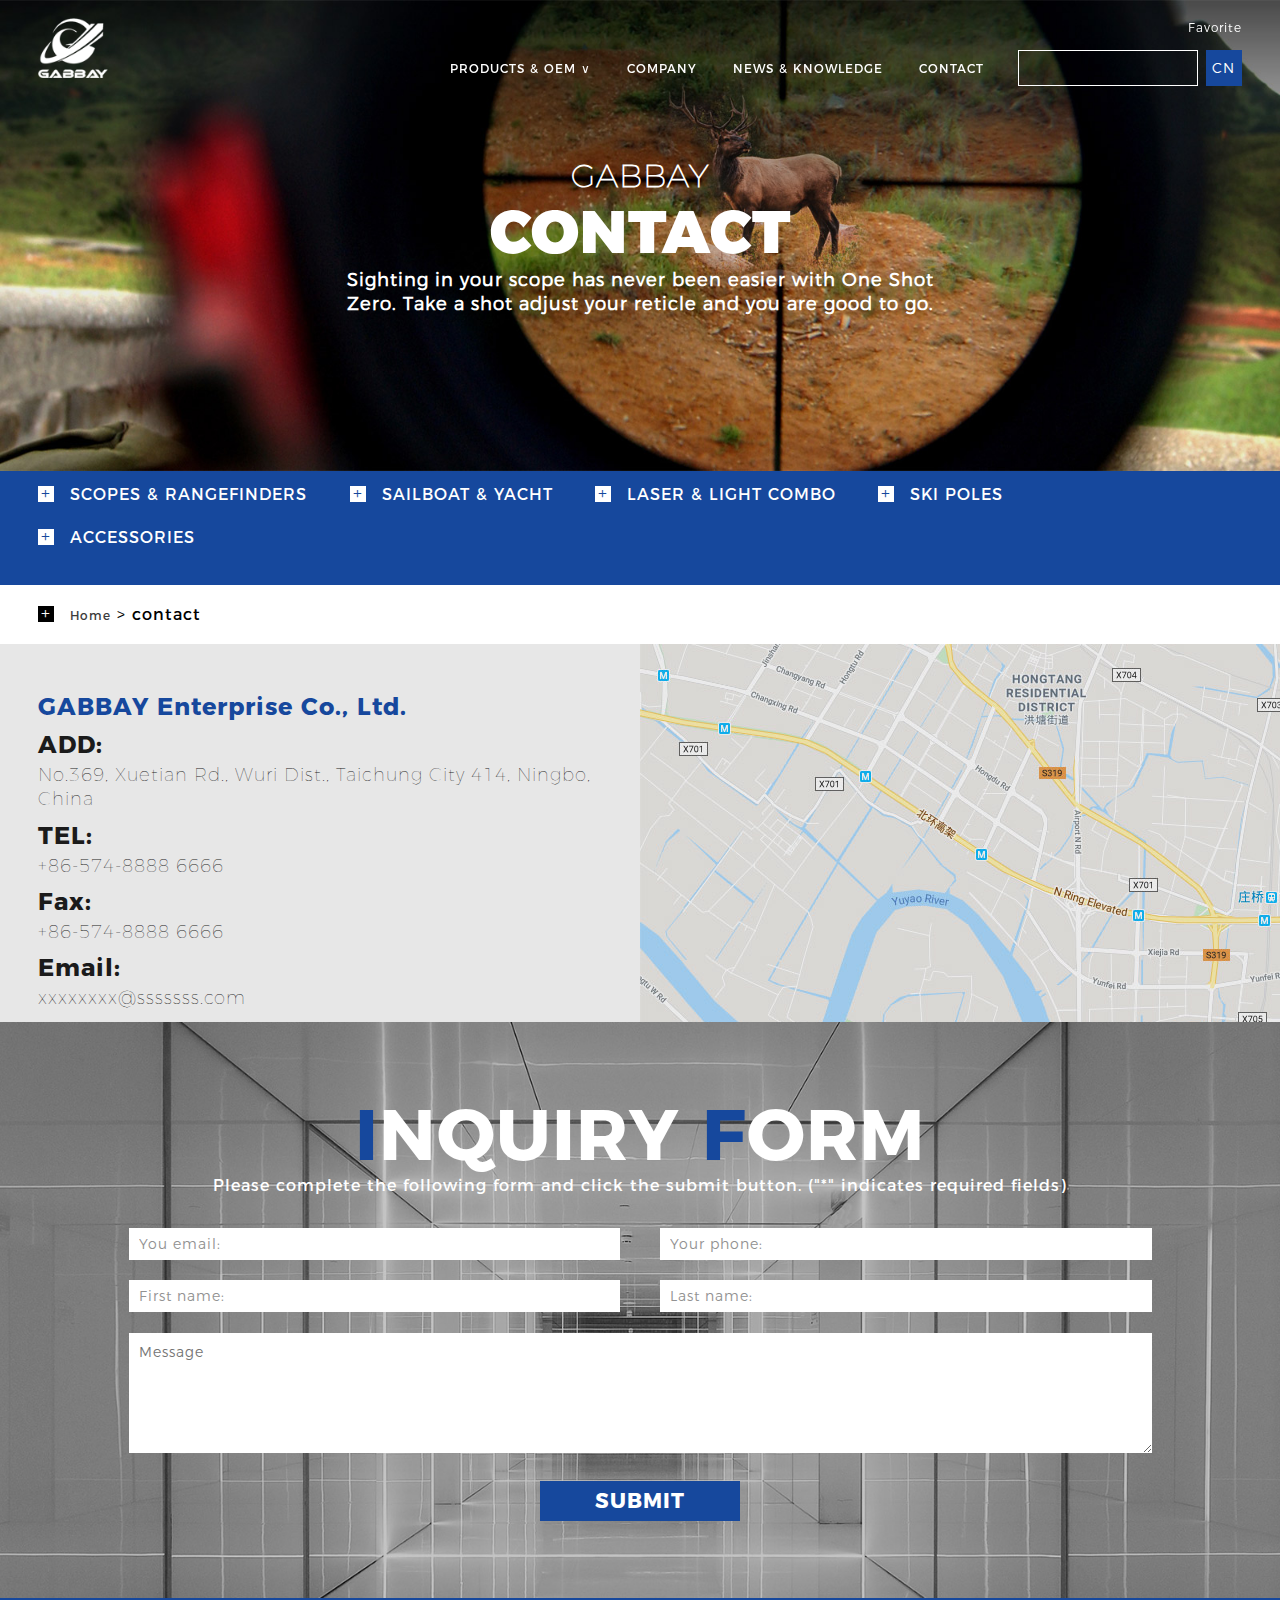
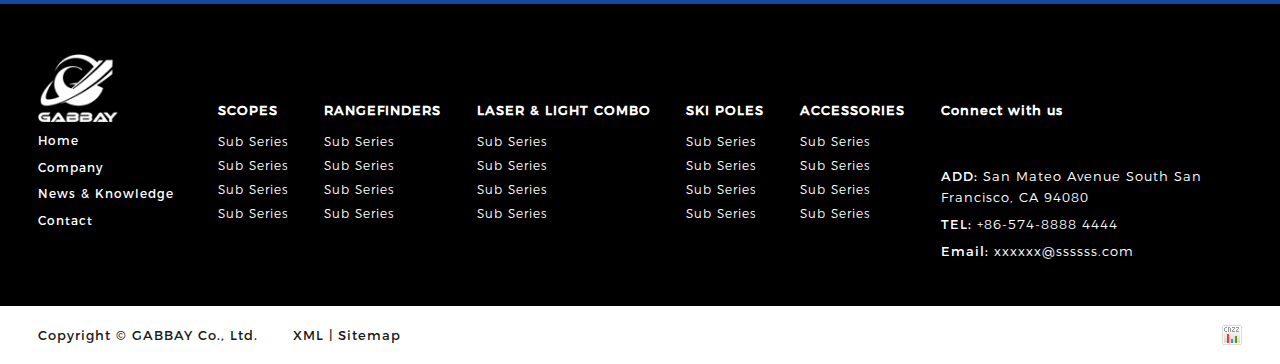
<file: contact.html>
<!DOCTYPE html>
<html lang="en">
<head>
  <meta charset="UTF-8">
  <meta name="viewport" content="width=device-width, initial-scale=1.0">
  <title>CONTACT</title>
  <link rel="stylesheet" href="css/dy.css">
  <link rel="stylesheet" href="css/media.css">
  <link rel="stylesheet" href="https://at.alicdn.com/t/font_1714665_g5vp9nklfsk.css">
  <link rel="stylesheet" href="css/style.css">

  <script src="js/jquery-1.9.1.min.js"></script>
  <script src="js/touchslider.js"></script>
  <script src="js/other.js"></script>
</head>
<body>
  <!-- head  -->
  <header class="top-nav">
    <div class="nav-inner-box wid flex-sb">
      <a href="index.html" class="logo-pic"><img src="images/logo.png" alt="logo" class="logo"></a>
      <div class="top-bar flex">
        <a href="" class="iconfont icon-cogwheel"><small class="small">Favorite</small></a>
        <div class="nav-bar flex">
          <ul class="flex-sb nav">
            <li class="nav-list home flex"><a href="index.html" class="tup">Home</a></li>
            <li class="nav-list flex nav-pro">
              <a href="product.html" class="tup">Products & Oem <span style="font-family: sans-serif;">∨</span></a>
              <ul class="dp-items">
                <li class="dp-list"><a href="">Scopes &RANGEFINDERS</a></li>
                <li class="dp-list">
                  <a href="">Sailboat & Yacht <span>></span></a>
                  <ul class="dp2-item">
                    <li class="dp2-list"><a href="">Sailboat</a></li>
                  </ul>
                </li>
                <li class="dp-list">
                  <a href="">SKI POLES <span>></span></a> 
                  <ul class="dp2-item">
                    <li class="dp2-list"><a href="">Yacht</a></li>
                  </ul>
                </li>
                <li class="dp-list"><a href="">ACCESSORIES</a></li>
              </ul>
            </li>
            <li class="nav-list flex"><a href="company.html" class="tup">Company</a></li>
            <li class="nav-list flex"><a href="news.html" class="tup">News & knowledge</a></li>
            <li class="nav-list flex"><a href="contact.html" class="tup">Contact</a></li>
          </ul>
          <div class="sea_cn flex">
            <form action="products.php" class="search flex">
              <input type="text" placeholder="">
              <button class="flex iconfont icon-search" type="button"></button>
            </form>
            <a href="" class="cn flex">CN</a>
          </div>
        </div>
      </div>
      <span class="menu-ico iconfont icon-menu"></span>
    </div>
  </header>

  <!-- banner -->
  <div class="banner-box other-ban">
    <div class="swipe">
      <ul class="banner">
        <li class="banner-list">
          <div class="banner-cont">
            <span class="ban-tit">GABBAY</span>
            <h4 class="main-tit">CONTACT</h4>
            <p calss="desc-cont">Sighting in your scope has never been easier with One Shot Zero. Take a shot adjust your reticle and you are good to go. </p>
            <!-- <a href="product.html" class="btn flex"><span>+</span></a> -->
          </div>
          <a href="javascript:;"><img src="images/contact.jpg" alt=""></a>
        </li>
      </ul>
    </div>
  </div>

  <!-- menu nav -->
  <div class="aside-nav">
    <ul class="m_nav wid flex">
      <li class="mn_list">
        <a href="product.html"><i class="flex jia">+</i>Scopes & RANGEFINDERS <span class="iconfont icon-down"></span></a>
        <!-- <ul class="asn_items">
          <li class="asn_list"><a href="">Scopes & RANGEFINDERS</a></li>
          <li class="asn_list"><a href="">Scopes & RANGEFINDERS</a></li>
          <li class="asn_list"><a href="">Scopes & RANGEFINDERS</a></li>
        </ul> -->
      </li>
      <li class="mn_list">
        <a href="product.html"><i class="flex jia">+</i>Sailboat & Yacht <span class="iconfont icon-down"></span></a>
      </li>
      <li class="mn_list">
        <a href="product.html"><i class="flex jia">+</i>LASER  & LIGHT COMBO <span class="iconfont icon-down"></span></a>
      </li>
      <li class="mn_list">
        <a href="product.html"><i class="flex jia">+</i>SKI POLES <span class="iconfont icon-down"></span></a>
      </li>
      <li class="mn_list">
        <a href="product.html"><i class="flex jia">+</i>ACCESSORIES <span class="iconfont icon-down"></span></a>
      </li>
    </ul>
  </div>

  <ul class="wid bread-nav">
    <li class="mn_list"><i class="flex jia">+</i><a href="index.html">Home</a> > <span>contact</span></li>
  </ul>

  <div class="cont-info">
    <ul class="info-items wid flex-sb">
      <li class="info-list left-info">
        <h4>GABBAY Enterprise Co., Ltd.</h4>
        <p class="add cinfos"><b>ADD: </b>No.369, Xuetian Rd., Wuri Dist., Taichung City 414, Ningbo, China</p>
        <p class="add cinfos"><b>TEL: </b>+86-574-8888 6666</p>
        <p class="add cinfos"><b>Fax: </b>+86-574-8888 6666</p>
        <p class="add cinfos"><b>Email: </b>xxxxxxxx@sssssss.com</p>
      </li>
      <li class="info-list right-map"><a href="#"><img src="images/map.jpg" alt=""></a></li>
    </ul>
  </div>

  <div class="form-box felx">
    <form action="" class="flex-sb">
      <h3 class="tup"><span>I</span>nquiry <span>F</span>orm</h3>
      <p>Please complete the following form and click the submit button. ("*" indicates required fields)</p>
      <div class="form flex-sb">
        <input type="text"name="email" placeholder="You email:">
        <input type="text"name="phone" placeholder="Your phone:">
        <input type="text"name="fn" placeholder="First name:">
        <input type="text"name="ln" placeholder="Last name:">
        <textarea name="msg" rows="10" placeholder="Message"></textarea>
        
      </div>
      <button type="button" class="cont-btn">SUBMIT</button>
    </form>
  </div>




  <footer class="footer">
    <div class="in-fot wid flex-sb">
      <div class="fot-left">
        <a href="index" class='fot-logo'><img src="images/logo.png" alt=""></a>
        <a href="index.html">Home</a>
        <a href="company.html">Company</a>
        <a href="news.html">News & Knowledge</a>
        <a href="contact.html">Contact</a>
      </div>
      <div class="fp-list">
        <h4>SCOPES</h4>
        <a href="">Sub Series</a>
        <a href="">Sub Series</a>
        <a href="">Sub Series</a>
        <a href="">Sub Series</a>
      </div>
      <div class="fp-list">
        <h4>RANGEFINDERS</h4>
        <a href="">Sub Series</a>
        <a href="">Sub Series</a>
        <a href="">Sub Series</a>
        <a href="">Sub Series</a>
      </div>
      <div class="fp-list">
        <h4>LASER & LIGHT COMBO</h4>
        <a href="">Sub Series</a>
        <a href="">Sub Series</a>
        <a href="">Sub Series</a>
        <a href="">Sub Series</a>
      </div>
      <div class="fp-list">
        <h4>SKI POLES</h4>
        <a href="">Sub Series</a>
        <a href="">Sub Series</a>
        <a href="">Sub Series</a>
        <a href="">Sub Series</a>
      </div>
      <div class="fp-list">
        <h4>ACCESSORIES</h4>
        <a href="">Sub Series</a>
        <a href="">Sub Series</a>
        <a href="">Sub Series</a>
        <a href="">Sub Series</a>
      </div>
      <div class="fot-right">
        <h4>Connect with us</h4>
        <div class="social">
          <a href="#" class='instagram'><i class="iconfont icon-instagram"></i></a>
          <a href="#" class='pinterest'><i class="iconfont icon-pinterest"></i></a>
          <a href="#" class='facebook'><i class="iconfont icon-facebook"></i></a>
          <a href="#" class='linkedin'><i class="iconfont icon-linkedin"></i></a>
          <a href="#" class='twitter'><i class="iconfont icon-twitter"></i></a>
        </div>
        <p>ADD: <span>San Mateo Avenue South San Francisco, CA 94080</span></p>
        <p>TEL: <span>+86-574-8888 4444</span></p>
        <p>Email: <span>xxxxxx@ssssss.com</span></p>
      </div>
    </div>
  </footer>
  <div class="desi">
    <div class="in-design wid flex-sb">
      <p class="copy">Copyright © GABBAY Co., Ltd.     <a href="sitemap_xml.php" class="xml">XML</a> | <a href="sitemap.php">Sitemap</a></p>
      <a href="javacsript:;"><img src="images/cnzz.jpg" alt=""></a>
    </div>
  </div>
</body>
</html>
</file>
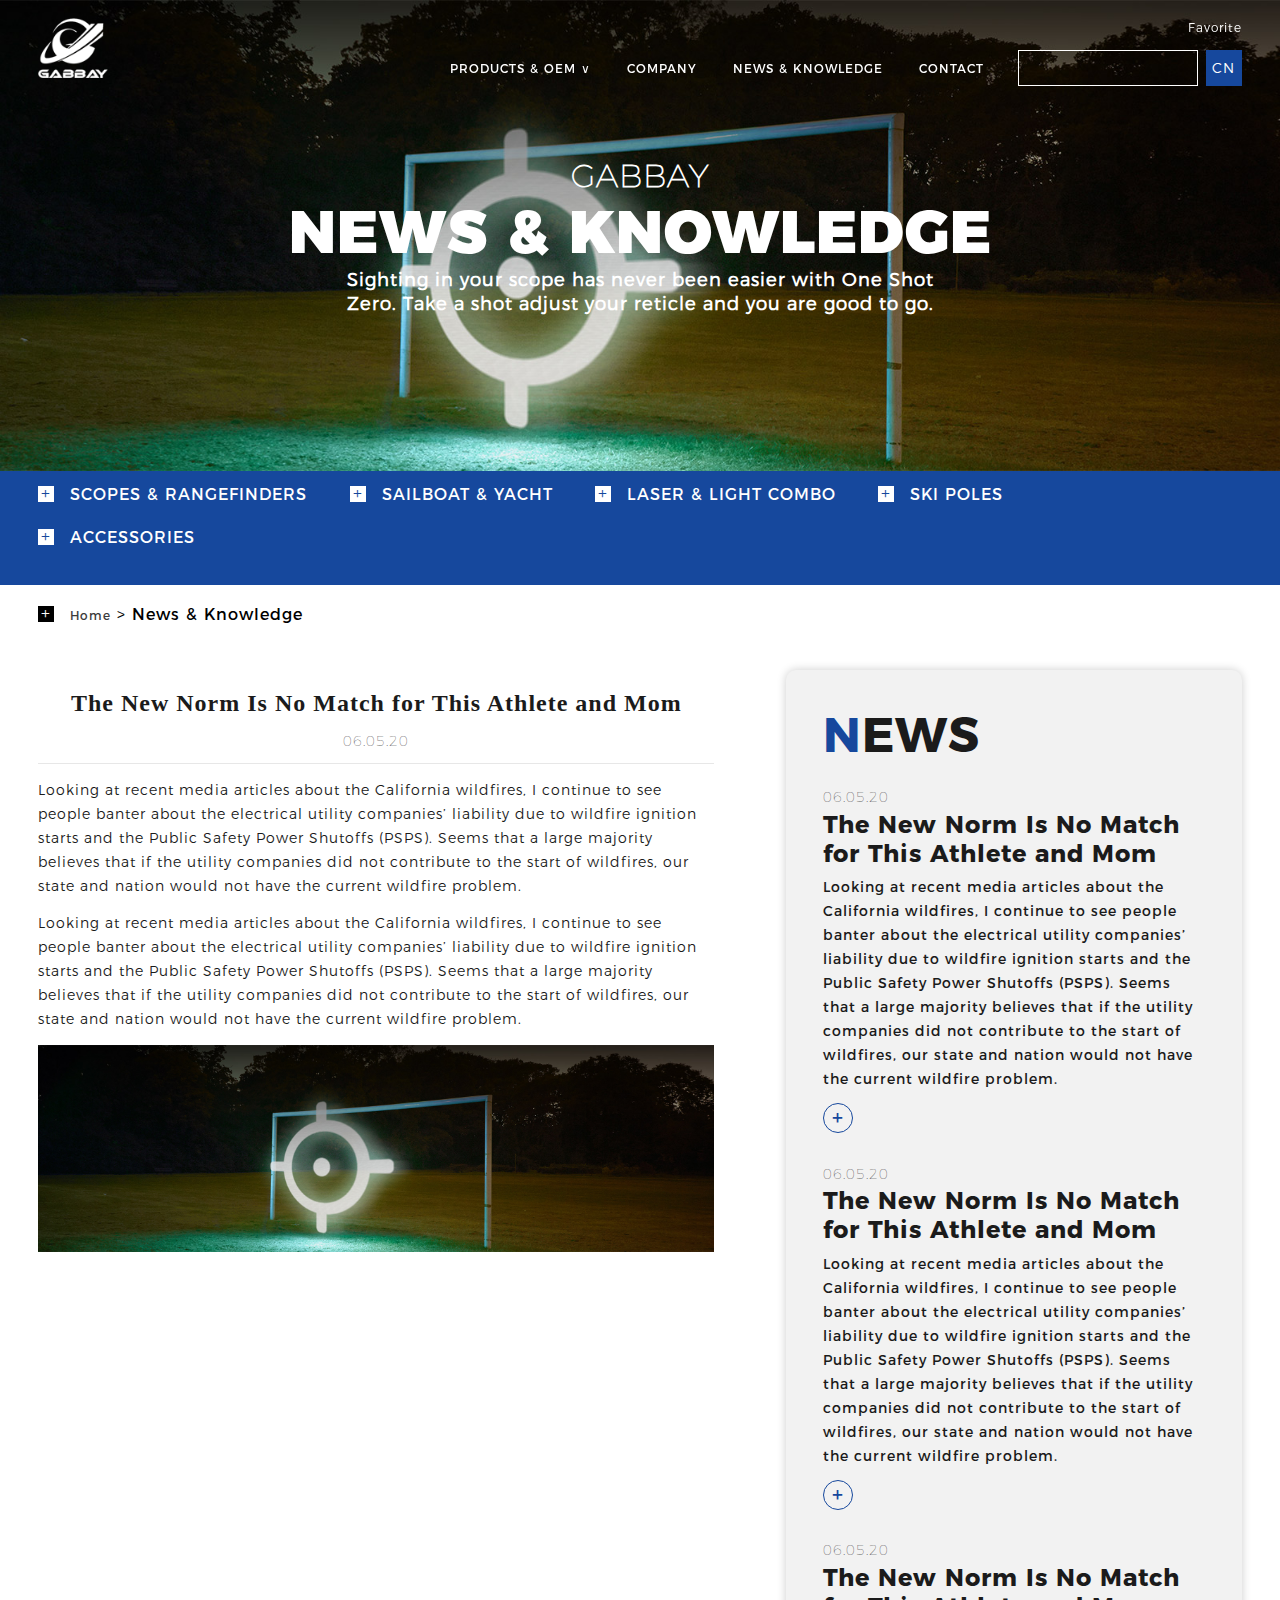
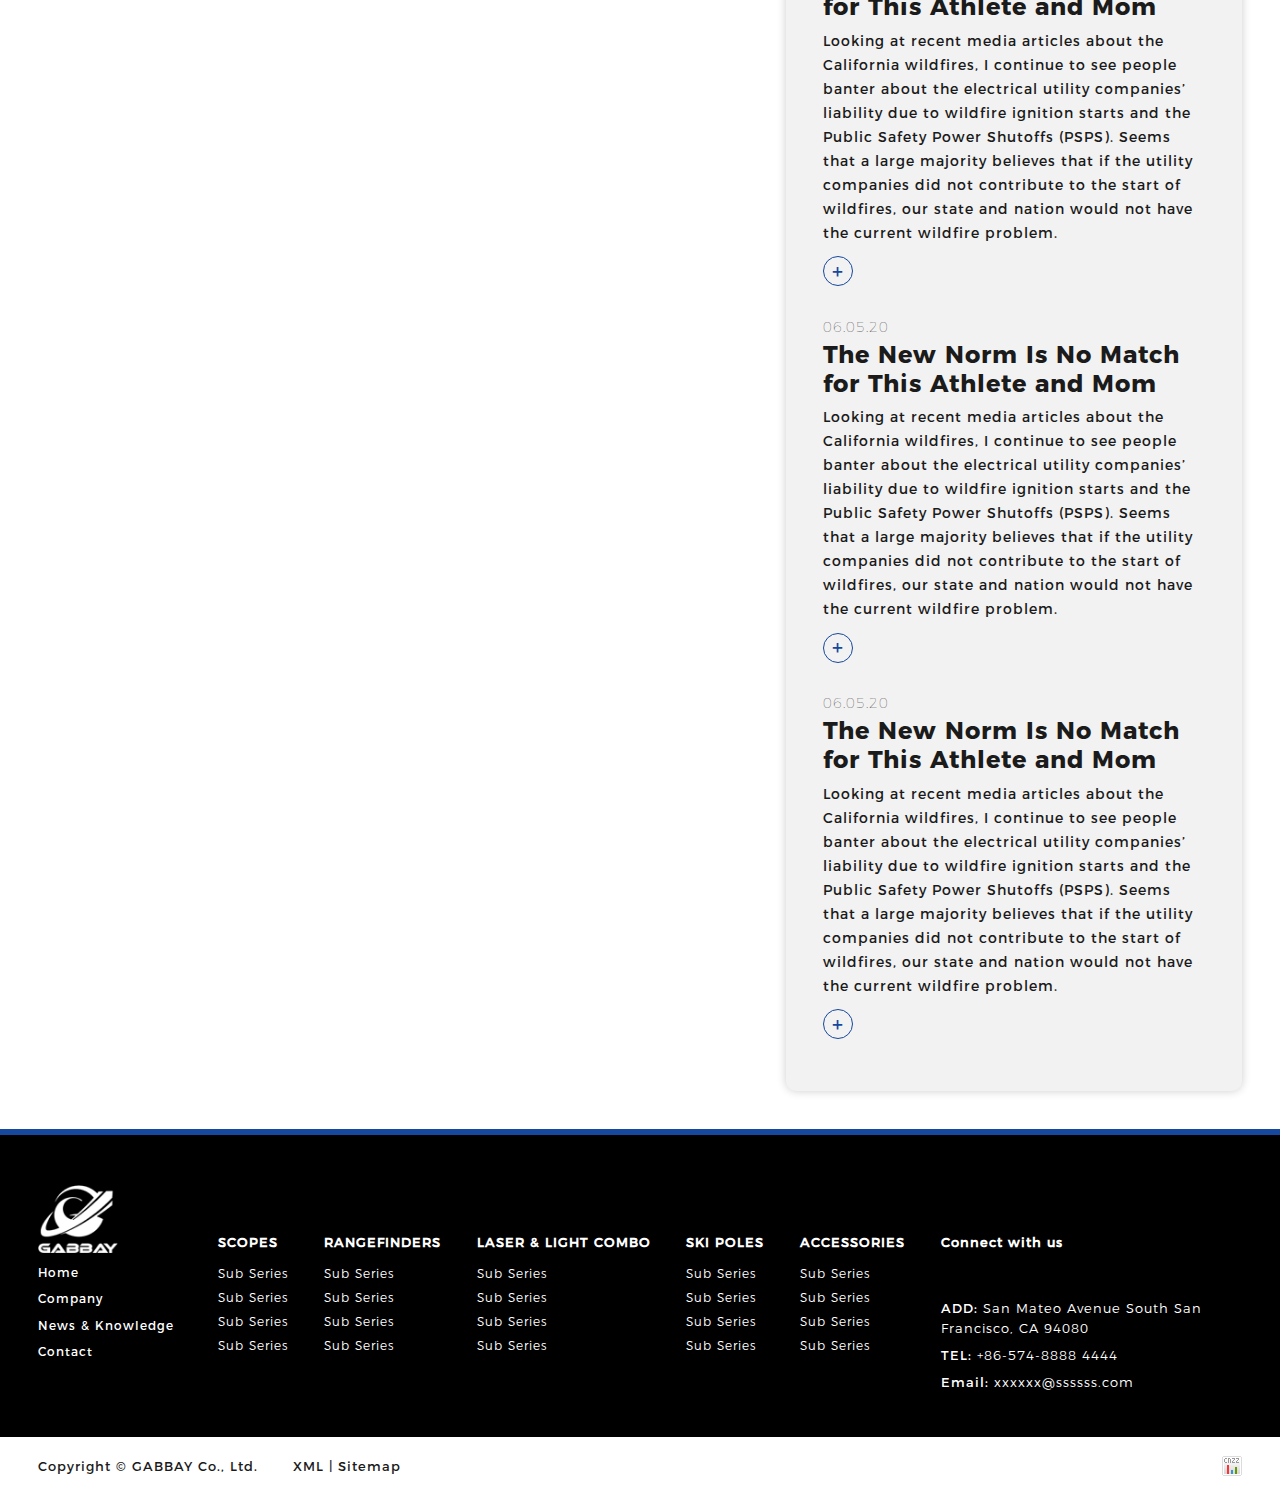
<file: news-det.html>
<!DOCTYPE html>
<html lang="en">
<head>
  <meta charset="UTF-8">
  <meta name="viewport" content="width=device-width, initial-scale=1.0">
  <title>NEWS DETAIL</title>
  <link rel="stylesheet" href="css/dy.css">
  <link rel="stylesheet" href="css/media.css">
  <link rel="stylesheet" href="https://at.alicdn.com/t/font_1714665_g5vp9nklfsk.css">
  <link rel="stylesheet" href="css/style.css">

  <script src="js/jquery-1.9.1.min.js"></script>
  <script src="js/touchslider.js"></script>
  <script src="js/other.js"></script>
</head>
<body>
  <!-- head  -->
  <header class="top-nav">
    <div class="nav-inner-box wid flex-sb">
      <a href="index.html" class="logo-pic"><img src="images/logo.png" alt="logo" class="logo"></a>
      <div class="top-bar flex">
        <a href="" class="iconfont icon-cogwheel"><small class="small">Favorite</small></a>
        <div class="nav-bar flex">
          <ul class="flex-sb nav">
            <li class="nav-list home flex"><a href="index.html" class="tup">Home</a></li>
            <li class="nav-list flex nav-pro">
              <a href="product.html" class="tup">Products & Oem <span style="font-family: sans-serif;">∨</span></a>
              <ul class="dp-items">
                <li class="dp-list"><a href="">Scopes &RANGEFINDERS</a></li>
                <li class="dp-list">
                  <a href="">Sailboat & Yacht <span>></span></a>
                  <ul class="dp2-item">
                    <li class="dp2-list"><a href="">Sailboat</a></li>
                  </ul>
                </li>
                <li class="dp-list">
                  <a href="">SKI POLES <span>></span></a> 
                  <ul class="dp2-item">
                    <li class="dp2-list"><a href="">Yacht</a></li>
                  </ul>
                </li>
                <li class="dp-list"><a href="">ACCESSORIES</a></li>
              </ul>
            </li>
            <li class="nav-list flex"><a href="company.html" class="tup">Company</a></li>
            <li class="nav-list flex"><a href="news.html" class="tup">News & knowledge</a></li>
            <li class="nav-list flex"><a href="contact.html" class="tup">Contact</a></li>
          </ul>
          <div class="sea_cn flex">
            <form action="products.php" class="search flex">
              <input type="text" placeholder="">
              <button class="flex iconfont icon-search" type="button"></button>
            </form>
            <a href="" class="cn flex">CN</a>
          </div>
        </div>
      </div>
      <span class="menu-ico iconfont icon-menu"></span>
    </div>
  </header>

  <!-- banner -->
  <div class="banner-box other-ban">
    <div class="swipe">
      <ul class="banner">
        <li class="banner-list">
          <div class="banner-cont">
            <span class="ban-tit">GABBAY</span>
            <h4 class="main-tit">News & Knowledge</h4>
            <p calss="desc-cont">Sighting in your scope has never been easier with One Shot Zero. Take a shot adjust your reticle and you are good to go. </p>
            <!-- <a href="product.html" class="btn flex"><span>+</span></a> -->
          </div>
          <a href="javascript:;"><img src="images/news.jpg" alt=""></a>
        </li>
      </ul>
    </div>
  </div>

  <!-- menu nav -->
  <div class="aside-nav">
    <ul class="m_nav wid flex">
      <li class="mn_list">
        <a href="product.html"><i class="flex jia">+</i>Scopes & RANGEFINDERS <span class="iconfont icon-down"></span></a>
        <!-- <ul class="asn_items">
          <li class="asn_list"><a href="">Scopes & RANGEFINDERS</a></li>
          <li class="asn_list"><a href="">Scopes & RANGEFINDERS</a></li>
          <li class="asn_list"><a href="">Scopes & RANGEFINDERS</a></li>
        </ul> -->
      </li>
      <li class="mn_list">
        <a href="product.html"><i class="flex jia">+</i>Sailboat & Yacht <span class="iconfont icon-down"></span></a>
      </li>
      <li class="mn_list">
        <a href="product.html"><i class="flex jia">+</i>LASER  & LIGHT COMBO <span class="iconfont icon-down"></span></a>
      </li>
      <li class="mn_list">
        <a href="product.html"><i class="flex jia">+</i>SKI POLES <span class="iconfont icon-down"></span></a>
      </li>
      <li class="mn_list">
        <a href="product.html"><i class="flex jia">+</i>ACCESSORIES <span class="iconfont icon-down"></span></a>
      </li>
    </ul>
  </div>

  <ul class="wid bread-nav">
    <li class="mn_list"><i class="flex jia">+</i><a href="index.html">Home</a> > <span>News & Knowledge</span></li>
  </ul>
  
  <div class="news-cont wid flex-sb">
    <div class="ndleft det-cont">
      <header class="ndhd">
        <h5 class="dc-tit">The New Norm Is No Match for This Athlete and Mom</h5>
        <span>06.05.20</span>
      </header>
      <section>
        <p>Looking at recent media articles about the California wildfires, I continue to see people banter about the electrical utility companies’ liability due to 
          wildfire ignition starts and the Public Safety Power Shutoffs (PSPS). Seems that a large majority believes that if the utility companies did not 
          contribute to the start of wildfires, our state and nation would not have the current wildfire problem.</p>
        <p>Looking at recent media articles about the California wildfires, I continue to see people banter about the electrical utility companies’ liability due to 
          wildfire ignition starts and the Public Safety Power Shutoffs (PSPS). Seems that a large majority believes that if the utility companies did not 
          contribute to the start of wildfires, our state and nation would not have the current wildfire 
          problem.</p>
        <p><img src="images/news.jpg" alt=""></p>
      </section>
    </div>
    <ul class="news-items ndright">
      <h3><span>N</span>ews</h3>
      <li class="news-list">
        <span>06.05.20</span>
        <h5><a href="news-det.html" class="">The New Norm Is No Match for This Athlete and Mom</a></h5>
        <p>Looking at recent media articles about the California wildfires, I continue to see people banter 
          about the electrical utility companies’ liability due to wildfire ignition starts and the Public Safety 
          Power Shutoffs (PSPS). Seems that a large majority believes that if the utility companies did not 
          contribute to the start of wildfires, our state and nation would not have the current wildfire 
          problem.</p>
        <a href="news-det.html" class="nbtn">+</a>
      </li>
      <li class="news-list">
        <span>06.05.20</span>
        <h5><a href="news-det.html" class="">The New Norm Is No Match for This Athlete and Mom</a></h5>
        <p>Looking at recent media articles about the California wildfires, I continue to see people banter 
          about the electrical utility companies’ liability due to wildfire ignition starts and the Public Safety 
          Power Shutoffs (PSPS). Seems that a large majority believes that if the utility companies did not 
          contribute to the start of wildfires, our state and nation would not have the current wildfire 
          problem.</p>
        <a href="news-det.html" class="nbtn">+</a>
      </li>
      <li class="news-list">
        <span>06.05.20</span>
        <h5><a href="news-det.html" class="">The New Norm Is No Match for This Athlete and Mom</a></h5>
        <p>Looking at recent media articles about the California wildfires, I continue to see people banter 
          about the electrical utility companies’ liability due to wildfire ignition starts and the Public Safety 
          Power Shutoffs (PSPS). Seems that a large majority believes that if the utility companies did not 
          contribute to the start of wildfires, our state and nation would not have the current wildfire 
          problem.</p>
        <a href="news-det.html" class="nbtn">+</a>
      </li>
      <li class="news-list">
        <span>06.05.20</span>
        <h5><a href="news-det.html" class="">The New Norm Is No Match for This Athlete and Mom</a></h5>
        <p>Looking at recent media articles about the California wildfires, I continue to see people banter 
          about the electrical utility companies’ liability due to wildfire ignition starts and the Public Safety 
          Power Shutoffs (PSPS). Seems that a large majority believes that if the utility companies did not 
          contribute to the start of wildfires, our state and nation would not have the current wildfire 
          problem.</p>
        <a href="news-det.html" class="nbtn">+</a>
      </li>
      <li class="news-list">
        <span>06.05.20</span>
        <h5><a href="news-det.html" class="">The New Norm Is No Match for This Athlete and Mom</a></h5>
        <p>Looking at recent media articles about the California wildfires, I continue to see people banter 
          about the electrical utility companies’ liability due to wildfire ignition starts and the Public Safety 
          Power Shutoffs (PSPS). Seems that a large majority believes that if the utility companies did not 
          contribute to the start of wildfires, our state and nation would not have the current wildfire 
          problem.</p>
        <a href="news-det.html" class="nbtn">+</a>
      </li>
    </ul>
  </div>



  <footer class="footer">
    <div class="in-fot wid flex-sb">
      <div class="fot-left">
        <a href="index" class='fot-logo'><img src="images/logo.png" alt=""></a>
        <a href="index.html">Home</a>
        <a href="company.html">Company</a>
        <a href="news.html">News & Knowledge</a>
        <a href="contact.html">Contact</a>
      </div>
      <div class="fp-list">
        <h4>SCOPES</h4>
        <a href="">Sub Series</a>
        <a href="">Sub Series</a>
        <a href="">Sub Series</a>
        <a href="">Sub Series</a>
      </div>
      <div class="fp-list">
        <h4>RANGEFINDERS</h4>
        <a href="">Sub Series</a>
        <a href="">Sub Series</a>
        <a href="">Sub Series</a>
        <a href="">Sub Series</a>
      </div>
      <div class="fp-list">
        <h4>LASER & LIGHT COMBO</h4>
        <a href="">Sub Series</a>
        <a href="">Sub Series</a>
        <a href="">Sub Series</a>
        <a href="">Sub Series</a>
      </div>
      <div class="fp-list">
        <h4>SKI POLES</h4>
        <a href="">Sub Series</a>
        <a href="">Sub Series</a>
        <a href="">Sub Series</a>
        <a href="">Sub Series</a>
      </div>
      <div class="fp-list">
        <h4>ACCESSORIES</h4>
        <a href="">Sub Series</a>
        <a href="">Sub Series</a>
        <a href="">Sub Series</a>
        <a href="">Sub Series</a>
      </div>
      <div class="fot-right">
        <h4>Connect with us</h4>
        <div class="social">
          <a href="#" class='instagram'><i class="iconfont icon-instagram"></i></a>
          <a href="#" class='pinterest'><i class="iconfont icon-pinterest"></i></a>
          <a href="#" class='facebook'><i class="iconfont icon-facebook"></i></a>
          <a href="#" class='linkedin'><i class="iconfont icon-linkedin"></i></a>
          <a href="#" class='twitter'><i class="iconfont icon-twitter"></i></a>
        </div>
        <p>ADD: <span>San Mateo Avenue South San Francisco, CA 94080</span></p>
        <p>TEL: <span>+86-574-8888 4444</span></p>
        <p>Email: <span>xxxxxx@ssssss.com</span></p>
      </div>
    </div>
  </footer>
  <div class="desi">
    <div class="in-design wid flex-sb">
      <p class="copy">Copyright © GABBAY Co., Ltd.     <a href="sitemap_xml.php" class="xml">XML</a> | <a href="sitemap.php">Sitemap</a></p>
      <a href="javacsript:;"><img src="images/cnzz.jpg" alt=""></a>
    </div>
  </div>
</body>
</html>
</file>
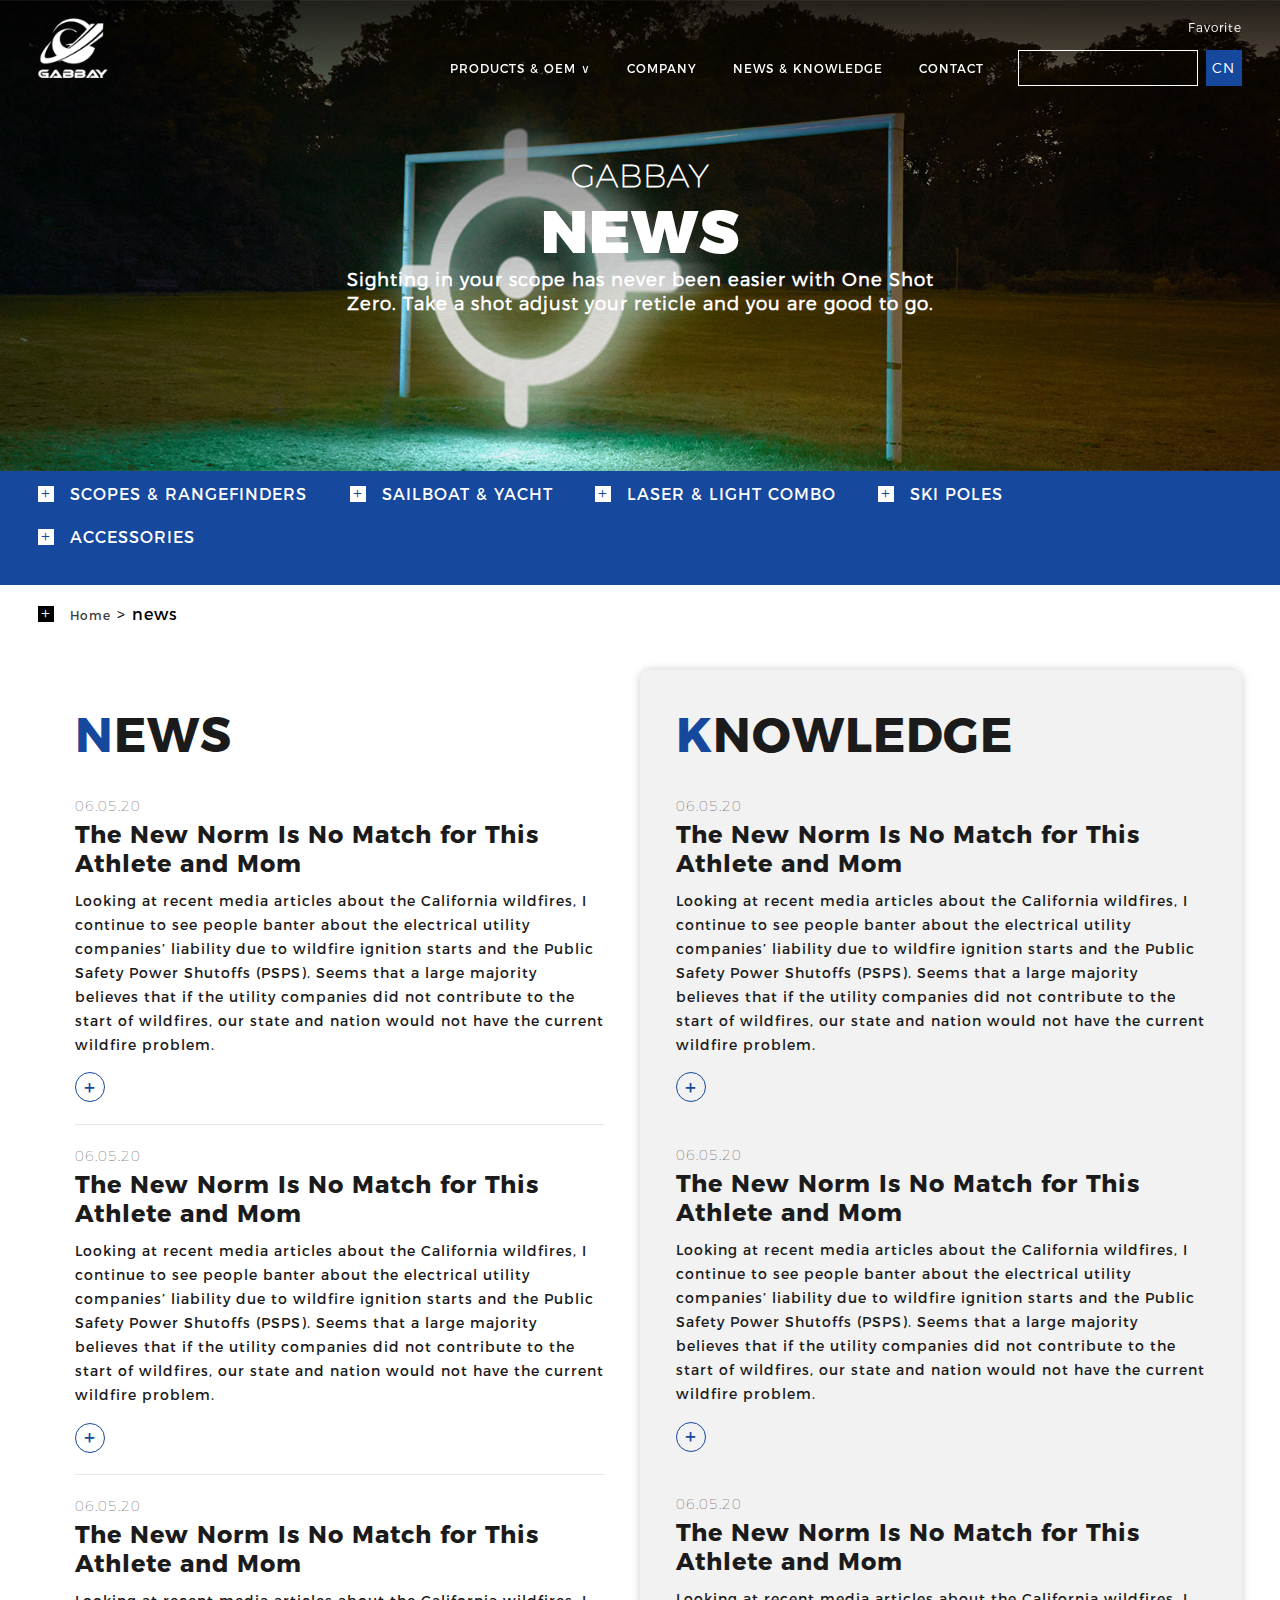
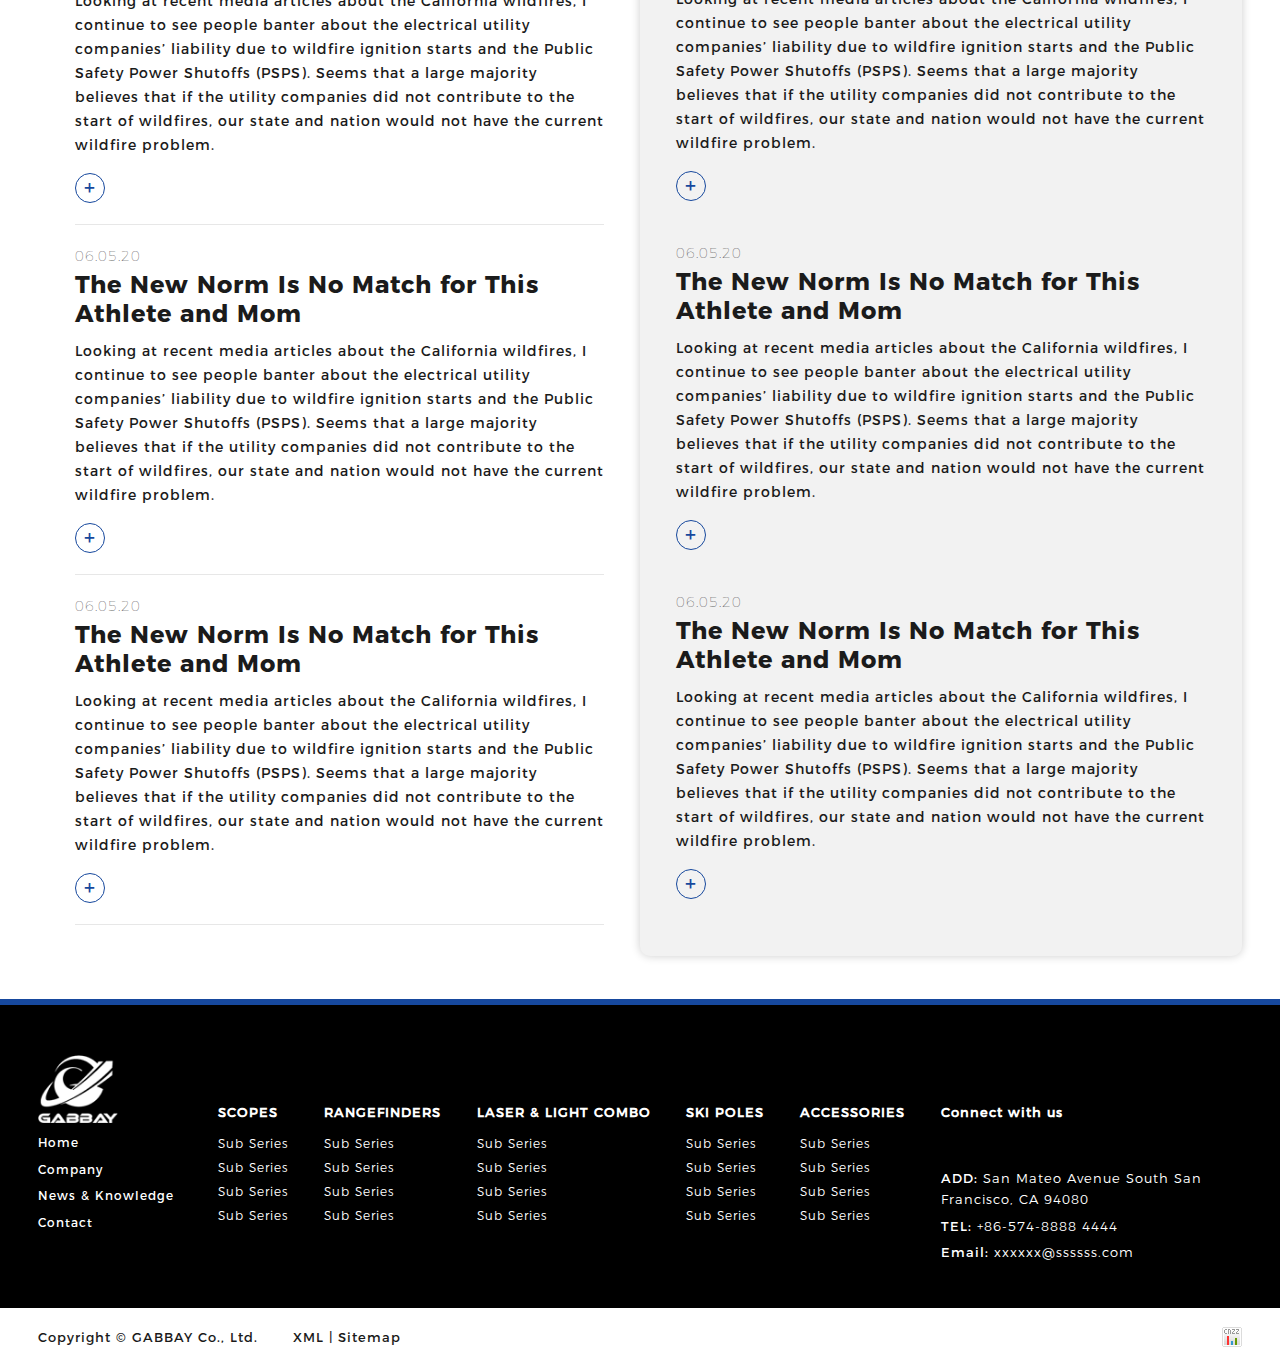
<file: news.html>
<!DOCTYPE html>
<html lang="en">
<head>
  <meta charset="UTF-8">
  <meta name="viewport" content="width=device-width, initial-scale=1.0">
  <title>NEWS</title>
  <link rel="stylesheet" href="css/dy.css">
  <link rel="stylesheet" href="css/media.css">
  <link rel="stylesheet" href="https://at.alicdn.com/t/font_1714665_g5vp9nklfsk.css">
  <link rel="stylesheet" href="css/style.css">

  <script src="js/jquery-1.9.1.min.js"></script>
  <script src="js/touchslider.js"></script>
  <script src="js/other.js"></script>
</head>
<body>
  <!-- head  -->
  <header class="top-nav">
    <div class="nav-inner-box wid flex-sb">
      <a href="index.html" class="logo-pic"><img src="images/logo.png" alt="logo" class="logo"></a>
      <div class="top-bar flex">
        <a href="" class="iconfont icon-cogwheel"><small class="small">Favorite</small></a>
        <div class="nav-bar flex">
          <ul class="flex-sb nav">
            <li class="nav-list home flex"><a href="index.html" class="tup">Home</a></li>
            <li class="nav-list flex nav-pro">
              <a href="product.html" class="tup">Products & Oem <span style="font-family: sans-serif;">∨</span></a>
              <ul class="dp-items">
                <li class="dp-list"><a href="">Scopes &RANGEFINDERS</a></li>
                <li class="dp-list">
                  <a href="">Sailboat & Yacht <span>></span></a>
                  <ul class="dp2-item">
                    <li class="dp2-list"><a href="">Sailboat</a></li>
                  </ul>
                </li>
                <li class="dp-list">
                  <a href="">SKI POLES <span>></span></a> 
                  <ul class="dp2-item">
                    <li class="dp2-list"><a href="">Yacht</a></li>
                  </ul>
                </li>
                <li class="dp-list"><a href="">ACCESSORIES</a></li>
              </ul>
            </li>
            <li class="nav-list flex"><a href="company.html" class="tup">Company</a></li>
            <li class="nav-list flex"><a href="news.html" class="tup">News & knowledge</a></li>
            <li class="nav-list flex"><a href="contact.html" class="tup">Contact</a></li>
          </ul>
          <div class="sea_cn flex">
            <form action="products.php" class="search flex">
              <input type="text" placeholder="">
              <button class="flex iconfont icon-search" type="button"></button>
            </form>
            <a href="" class="cn flex">CN</a>
          </div>
        </div>
      </div>
      <span class="menu-ico iconfont icon-menu"></span>
    </div>
  </header>

  <!-- banner -->
  <div class="banner-box other-ban">
    <div class="swipe">
      <ul class="banner">
        <li class="banner-list">
          <div class="banner-cont">
            <span class="ban-tit">GABBAY</span>
            <h4 class="main-tit">news</h4>
            <p calss="desc-cont">Sighting in your scope has never been easier with One Shot Zero. Take a shot adjust your reticle and you are good to go. </p>
            <!-- <a href="product.html" class="btn flex"><span>+</span></a> -->
          </div>
          <a href="javascript:;"><img src="images/news.jpg" alt=""></a>
        </li>
      </ul>
    </div>
  </div>

  <!-- menu nav -->
  <div class="aside-nav">
    <ul class="m_nav wid flex">
      <li class="mn_list">
        <a href="product.html"><i class="flex jia">+</i>Scopes & RANGEFINDERS <span class="iconfont icon-down"></span></a>
        <!-- <ul class="asn_items">
          <li class="asn_list"><a href="">Scopes & RANGEFINDERS</a></li>
          <li class="asn_list"><a href="">Scopes & RANGEFINDERS</a></li>
          <li class="asn_list"><a href="">Scopes & RANGEFINDERS</a></li>
        </ul> -->
      </li>
      <li class="mn_list">
        <a href="product.html"><i class="flex jia">+</i>Sailboat & Yacht <span class="iconfont icon-down"></span></a>
      </li>
      <li class="mn_list">
        <a href="product.html"><i class="flex jia">+</i>LASER  & LIGHT COMBO <span class="iconfont icon-down"></span></a>
      </li>
      <li class="mn_list">
        <a href="product.html"><i class="flex jia">+</i>SKI POLES <span class="iconfont icon-down"></span></a>
      </li>
      <li class="mn_list">
        <a href="product.html"><i class="flex jia">+</i>ACCESSORIES <span class="iconfont icon-down"></span></a>
      </li>
    </ul>
  </div>

  <ul class="wid bread-nav">
    <li class="mn_list"><i class="flex jia">+</i><a href="index.html">Home</a> > <span>news</span></li>
  </ul>
  
  <div class="news-cont wid flex-sb">
    <ul class="news-items nleft">
      <h3><span>N</span>ews</h3>
      <li class="news-list">
        <span>06.05.20</span>
        <h5><a href="news-det.html" class="">The New Norm Is No Match for This Athlete and Mom</a></h5>
        <p>Looking at recent media articles about the California wildfires, I continue to see people banter 
          about the electrical utility companies’ liability due to wildfire ignition starts and the Public Safety 
          Power Shutoffs (PSPS). Seems that a large majority believes that if the utility companies did not 
          contribute to the start of wildfires, our state and nation would not have the current wildfire 
          problem.</p>
        <a href="news-det.html" class="nbtn">+</a>
      </li>
      <li class="news-list">
        <span>06.05.20</span>
        <h5><a href="news-det.html" class="">The New Norm Is No Match for This Athlete and Mom</a></h5>
        <p>Looking at recent media articles about the California wildfires, I continue to see people banter 
          about the electrical utility companies’ liability due to wildfire ignition starts and the Public Safety 
          Power Shutoffs (PSPS). Seems that a large majority believes that if the utility companies did not 
          contribute to the start of wildfires, our state and nation would not have the current wildfire 
          problem.</p>
        <a href="news-det.html" class="nbtn">+</a>
      </li>
      <li class="news-list">
        <span>06.05.20</span>
        <h5><a href="news-det.html" class="">The New Norm Is No Match for This Athlete and Mom</a></h5>
        <p>Looking at recent media articles about the California wildfires, I continue to see people banter 
          about the electrical utility companies’ liability due to wildfire ignition starts and the Public Safety 
          Power Shutoffs (PSPS). Seems that a large majority believes that if the utility companies did not 
          contribute to the start of wildfires, our state and nation would not have the current wildfire 
          problem.</p>
        <a href="news-det.html" class="nbtn">+</a>
      </li>
      <li class="news-list">
        <span>06.05.20</span>
        <h5><a href="news-det.html" class="">The New Norm Is No Match for This Athlete and Mom</a></h5>
        <p>Looking at recent media articles about the California wildfires, I continue to see people banter 
          about the electrical utility companies’ liability due to wildfire ignition starts and the Public Safety 
          Power Shutoffs (PSPS). Seems that a large majority believes that if the utility companies did not 
          contribute to the start of wildfires, our state and nation would not have the current wildfire 
          problem.</p>
        <a href="news-det.html" class="nbtn">+</a>
      </li>
      <li class="news-list">
        <span>06.05.20</span>
        <h5><a href="news-det.html" class="">The New Norm Is No Match for This Athlete and Mom</a></h5>
        <p>Looking at recent media articles about the California wildfires, I continue to see people banter 
          about the electrical utility companies’ liability due to wildfire ignition starts and the Public Safety 
          Power Shutoffs (PSPS). Seems that a large majority believes that if the utility companies did not 
          contribute to the start of wildfires, our state and nation would not have the current wildfire 
          problem.</p>
        <a href="news-det.html" class="nbtn">+</a>
      </li>
    </ul>
    <ul class="news-items nright">
      <h3><span>K</span>nowledge</h3>
      <li class="news-list">
        <span>06.05.20</span>
        <h5><a href="news-det.html" class="">The New Norm Is No Match for This Athlete and Mom</a></h5>
        <p>Looking at recent media articles about the California wildfires, I continue to see people banter 
          about the electrical utility companies’ liability due to wildfire ignition starts and the Public Safety 
          Power Shutoffs (PSPS). Seems that a large majority believes that if the utility companies did not 
          contribute to the start of wildfires, our state and nation would not have the current wildfire 
          problem.</p>
        <a href="news-det.html" class="nbtn">+</a>
      </li>
      <li class="news-list">
        <span>06.05.20</span>
        <h5><a href="news-det.html" class="">The New Norm Is No Match for This Athlete and Mom</a></h5>
        <p>Looking at recent media articles about the California wildfires, I continue to see people banter 
          about the electrical utility companies’ liability due to wildfire ignition starts and the Public Safety 
          Power Shutoffs (PSPS). Seems that a large majority believes that if the utility companies did not 
          contribute to the start of wildfires, our state and nation would not have the current wildfire 
          problem.</p>
        <a href="news-det.html" class="nbtn">+</a>
      </li>
      <li class="news-list">
        <span>06.05.20</span>
        <h5><a href="news-det.html" class="">The New Norm Is No Match for This Athlete and Mom</a></h5>
        <p>Looking at recent media articles about the California wildfires, I continue to see people banter 
          about the electrical utility companies’ liability due to wildfire ignition starts and the Public Safety 
          Power Shutoffs (PSPS). Seems that a large majority believes that if the utility companies did not 
          contribute to the start of wildfires, our state and nation would not have the current wildfire 
          problem.</p>
        <a href="news-det.html" class="nbtn">+</a>
      </li>
      <li class="news-list">
        <span>06.05.20</span>
        <h5><a href="news-det.html" class="">The New Norm Is No Match for This Athlete and Mom</a></h5>
        <p>Looking at recent media articles about the California wildfires, I continue to see people banter 
          about the electrical utility companies’ liability due to wildfire ignition starts and the Public Safety 
          Power Shutoffs (PSPS). Seems that a large majority believes that if the utility companies did not 
          contribute to the start of wildfires, our state and nation would not have the current wildfire 
          problem.</p>
        <a href="news-det.html" class="nbtn">+</a>
      </li>
      <li class="news-list">
        <span>06.05.20</span>
        <h5><a href="news-det.html" class="">The New Norm Is No Match for This Athlete and Mom</a></h5>
        <p>Looking at recent media articles about the California wildfires, I continue to see people banter 
          about the electrical utility companies’ liability due to wildfire ignition starts and the Public Safety 
          Power Shutoffs (PSPS). Seems that a large majority believes that if the utility companies did not 
          contribute to the start of wildfires, our state and nation would not have the current wildfire 
          problem.</p>
        <a href="news-det.html" class="nbtn">+</a>
      </li>
    </ul>
  </div>



  <footer class="footer">
    <div class="in-fot wid flex-sb">
      <div class="fot-left">
        <a href="index" class='fot-logo'><img src="images/logo.png" alt=""></a>
        <a href="index.html">Home</a>
        <a href="company.html">Company</a>
        <a href="news.html">News & Knowledge</a>
        <a href="contact.html">Contact</a>
      </div>
      <div class="fp-list">
        <h4>SCOPES</h4>
        <a href="">Sub Series</a>
        <a href="">Sub Series</a>
        <a href="">Sub Series</a>
        <a href="">Sub Series</a>
      </div>
      <div class="fp-list">
        <h4>RANGEFINDERS</h4>
        <a href="">Sub Series</a>
        <a href="">Sub Series</a>
        <a href="">Sub Series</a>
        <a href="">Sub Series</a>
      </div>
      <div class="fp-list">
        <h4>LASER & LIGHT COMBO</h4>
        <a href="">Sub Series</a>
        <a href="">Sub Series</a>
        <a href="">Sub Series</a>
        <a href="">Sub Series</a>
      </div>
      <div class="fp-list">
        <h4>SKI POLES</h4>
        <a href="">Sub Series</a>
        <a href="">Sub Series</a>
        <a href="">Sub Series</a>
        <a href="">Sub Series</a>
      </div>
      <div class="fp-list">
        <h4>ACCESSORIES</h4>
        <a href="">Sub Series</a>
        <a href="">Sub Series</a>
        <a href="">Sub Series</a>
        <a href="">Sub Series</a>
      </div>
      <div class="fot-right">
        <h4>Connect with us</h4>
        <div class="social">
          <a href="#" class='instagram'><i class="iconfont icon-instagram"></i></a>
          <a href="#" class='pinterest'><i class="iconfont icon-pinterest"></i></a>
          <a href="#" class='facebook'><i class="iconfont icon-facebook"></i></a>
          <a href="#" class='linkedin'><i class="iconfont icon-linkedin"></i></a>
          <a href="#" class='twitter'><i class="iconfont icon-twitter"></i></a>
        </div>
        <p>ADD: <span>San Mateo Avenue South San Francisco, CA 94080</span></p>
        <p>TEL: <span>+86-574-8888 4444</span></p>
        <p>Email: <span>xxxxxx@ssssss.com</span></p>
      </div>
    </div>
  </footer>
  <div class="desi">
    <div class="in-design wid flex-sb">
      <p class="copy">Copyright © GABBAY Co., Ltd.     <a href="sitemap_xml.php" class="xml">XML</a> | <a href="sitemap.php">Sitemap</a></p>
      <a href="javacsript:;"><img src="images/cnzz.jpg" alt=""></a>
    </div>
  </div>
</body>
</html>
</file>
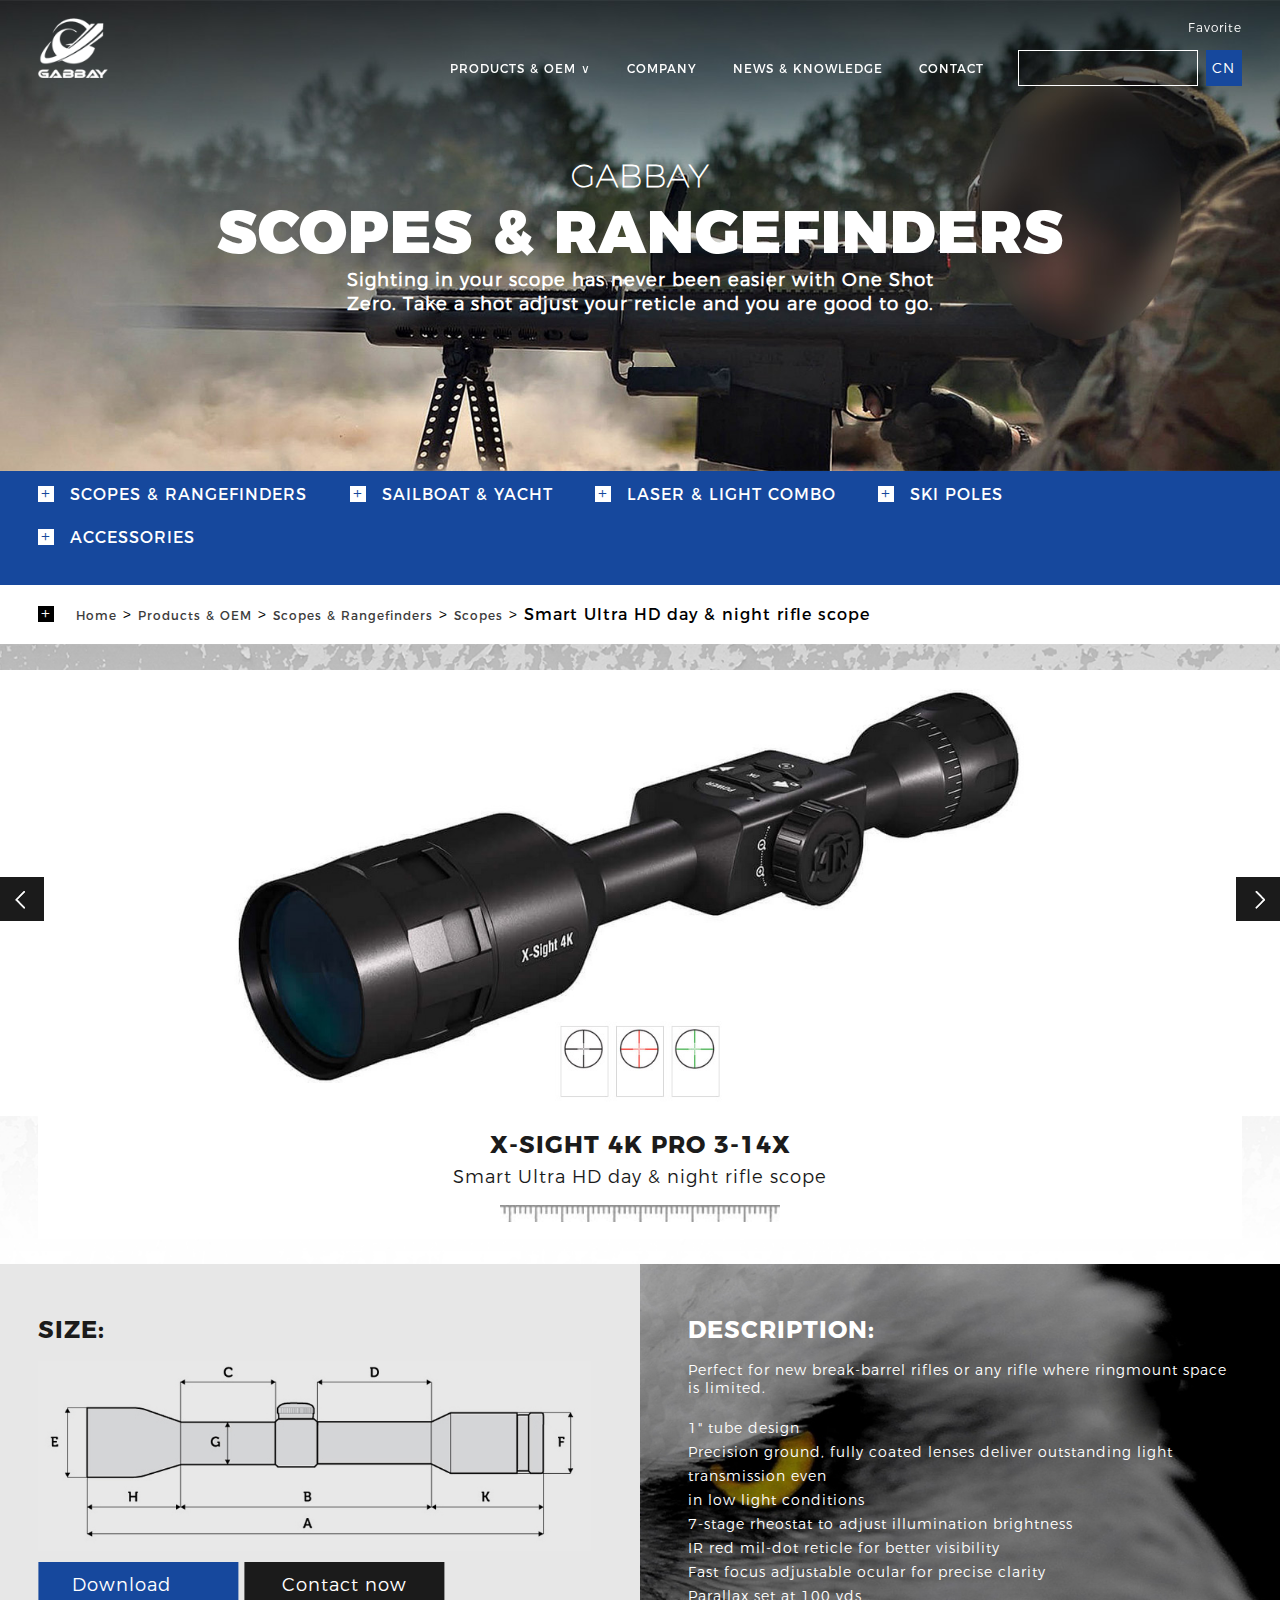
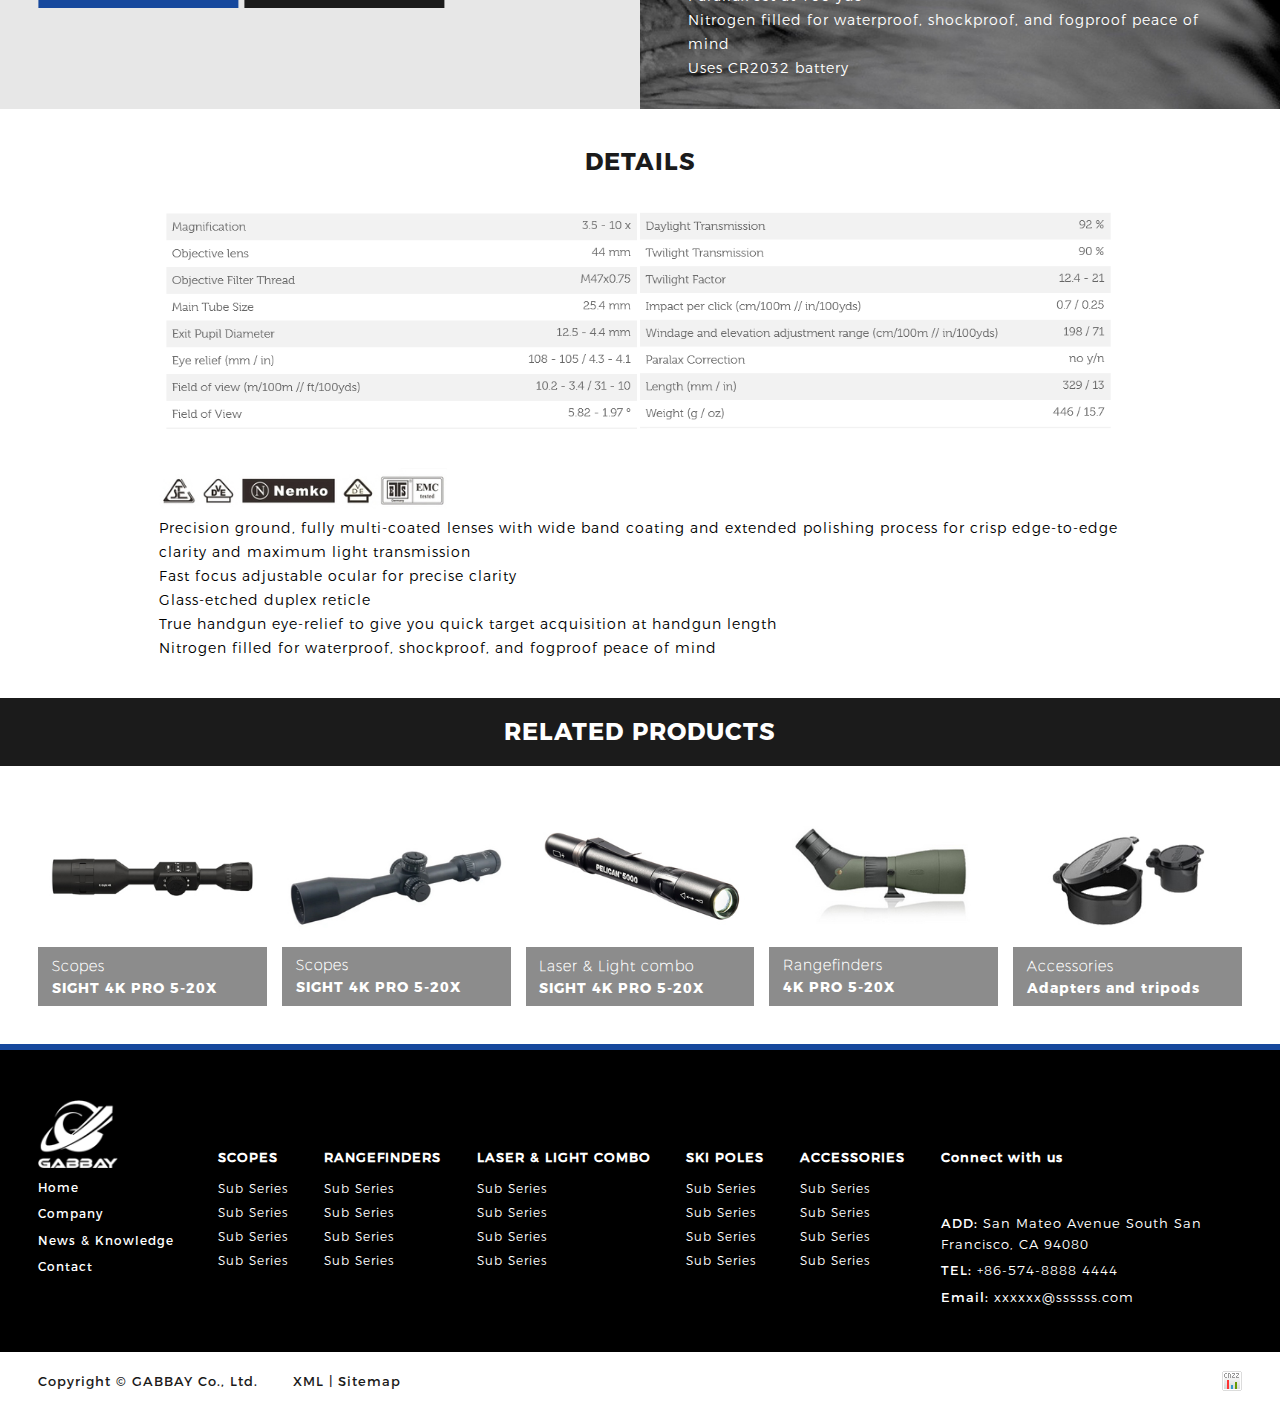
<file: pro-det.html>
<!DOCTYPE html>
<html lang="en">
<head>
  <meta charset="UTF-8">
  <meta name="viewport" content="width=device-width, initial-scale=1.0">
  <title>PRODUCT DETAIL</title>
  <link rel="stylesheet" href="css/dy.css">
  <link rel="stylesheet" href="css/media.css">
  <link rel="stylesheet" href="https://at.alicdn.com/t/font_1714665_g5vp9nklfsk.css">
  <link rel="stylesheet" href="css/style.css">
  <link rel="stylesheet" href="css/jquery.bxslider.css">

  <script src="js/jquery-1.9.1.min.js"></script>
  <script src="js/jquery.bxslider.js"></script>
  <script src="js/touchslider.js"></script>
  <script src="js/other.js"></script>
</head>
<body>
  <!-- head  -->
  <header class="top-nav">
    <div class="nav-inner-box wid flex-sb">
      <a href="index.html" class="logo-pic"><img src="images/logo.png" alt="logo" class="logo"></a>
      <div class="top-bar flex">
        <a href="" class="iconfont icon-cogwheel"><small class="small">Favorite</small></a>
        <div class="nav-bar flex">
          <ul class="flex-sb nav">
            <li class="nav-list home flex"><a href="index.html" class="tup">Home</a></li>
            <li class="nav-list flex nav-pro">
              <a href="product.html" class="tup">Products & Oem <span style="font-family: sans-serif;">∨</span></a>
              <ul class="dp-items">
                <li class="dp-list"><a href="">Scopes &RANGEFINDERS</a></li>
                <li class="dp-list">
                  <a href="">Sailboat & Yacht <span>></span></a>
                  <ul class="dp2-item">
                    <li class="dp2-list"><a href="">Sailboat</a></li>
                  </ul>
                </li>
                <li class="dp-list">
                  <a href="">SKI POLES <span>></span></a> 
                  <ul class="dp2-item">
                    <li class="dp2-list"><a href="">Yacht</a></li>
                  </ul>
                </li>
                <li class="dp-list"><a href="">ACCESSORIES</a></li>
              </ul>
            </li>
            <li class="nav-list flex"><a href="company.html" class="tup">Company</a></li>
            <li class="nav-list flex"><a href="news.html" class="tup">News & knowledge</a></li>
            <li class="nav-list flex"><a href="contact.html" class="tup">Contact</a></li>
          </ul>
          <div class="sea_cn flex">
            <form action="products.php" class="search flex">
              <input type="text" placeholder="">
              <button class="flex iconfont icon-search" type="button"></button>
            </form>
            <a href="" class="cn flex">CN</a>
          </div>
        </div>
      </div>
      <span class="menu-ico iconfont icon-menu"></span>
    </div>
  </header>

  <!-- banner -->
  <div class="banner-box other-ban">
    <div class="swipe">
      <ul class="banner">
        <li class="banner-list">
          <div class="banner-cont">
            <span class="ban-tit">GABBAY</span>
            <h4 class="main-tit">Scopes & Rangefinders</h4>
            <p calss="desc-cont">Sighting in your scope has never been easier with One Shot Zero. Take a shot adjust your reticle and you are good to go. </p>
            <!-- <a href="product.html" class="btn flex"><span>+</span></a> -->
          </div>
          <a href="javascript:;"><img src="images/prod.jpg" alt=""></a>
        </li>
      </ul>
    </div>
  </div>

  <!-- menu nav -->
  <div class="aside-nav">
    <ul class="m_nav wid flex">
      <li class="mn_list">
        <a href="product.html"><i class="flex jia">+</i>Scopes & RANGEFINDERS <span class="iconfont icon-down"></span></a>
        <!-- <ul class="asn_items">
          <li class="asn_list"><a href="">Scopes & RANGEFINDERS</a></li>
          <li class="asn_list"><a href="">Scopes & RANGEFINDERS</a></li>
          <li class="asn_list"><a href="">Scopes & RANGEFINDERS</a></li>
        </ul> -->
      </li>
      <li class="mn_list">
        <a href="product.html"><i class="flex jia">+</i>Sailboat & Yacht <span class="iconfont icon-down"></span></a>
      </li>
      <li class="mn_list">
        <a href="product.html"><i class="flex jia">+</i>LASER  & LIGHT COMBO <span class="iconfont icon-down"></span></a>
      </li>
      <li class="mn_list">
        <a href="product.html"><i class="flex jia">+</i>SKI POLES <span class="iconfont icon-down"></span></a>
      </li>
      <li class="mn_list">
        <a href="product.html"><i class="flex jia">+</i>ACCESSORIES <span class="iconfont icon-down"></span></a>
      </li>
    </ul>
  </div>

  <ul class="wid bread-nav">
    <li class="mn_list"><i class="flex jia">+</i>
      <a href="index.html">Home</a> > 
      <a href="index.html">Products & OEM</a> > 
      <a href="index.html">Scopes & Rangefinders</a> > 
      <a href="index.html">Scopes</a> >
      <span>Smart Ultra HD day & night rifle scope</span></li>
  </ul>

  <!-- products banner -->
  <div class="pro-ban">
    <ul class="ban-item slide-item">
      <li class="slide ban-list"><img src="images/pro-ban.jpg" alt=""></li>
      <li class="slide ban-list"><img src="images/pro-ban.jpg" alt=""></li>
      <li class="slide ban-list"><img src="images/pro-ban.jpg" alt=""></li>
    </ul>
    <section class="pb-cont wid">
      <h5>X-SIGHT 4K PRO 3-14X</h5>
      <p>Smart Ultra HD day & night rifle scope</p>
      <span>
        <svg xmlns="http://www.w3.org/2000/svg" xmlns:xlink="http://www.w3.org/1999/xlink" viewBox="0 0 247 15">
          <image xlink:href="[data-uri]"/>
        </svg>
      </span>
    </section>
  </div>

  <!-- pro size -->
  <div class="size-box flex-sb">
    <div class="pic-box">
      <img src="images/det-3.jpg" alt="">
    </div>
    <ul class="sb-items wid flex-sb">
     <li class="in-size">
       <h5>size: </h5>
       <img src="images/det-2.jpg" alt="">
       <div class="det-btn">
         <a href="product.html?filesname=" class="dwd flex">Download <i class="iconfont icon-xiazai"></i></a>
         <a href="contact.html" class="pcontact flex">Contact now</a>
       </div>
     </li>
     <li class="in-de">
      <h5>Description:</h5>
      <p calss="id-mde">Perfect for new break-barrel rifles or any rifle where ringmount space is limited.</p>
      <br>
      <p>
        <span>1" tube design</span>
        <span>Precision ground, fully coated lenses deliver outstanding light transmission even</span>
        <span>in low light conditions</span>
        <span>7-stage rheostat to adjust illumination brightness</span>
        <span>IR red mil-dot reticle for better visibility</span>
        <span>Fast focus adjustable ocular for precise clarity</span>
        <span>Parallax set at 100 yds</span>
        <span>Nitrogen filled for waterproof, shockproof, and fogproof peace of mind</span>
        <span>Uses CR2032 battery</span>
      </p>
     </li>
    </ul>
  </div>

  <!-- pro det -->
  <div class="pro-details wid">
    <ul class="dets-items">
      <h5>details</h5>
      <li class="dets-list">
        <img src="images/dets.png" alt="">
      </li>
      <li class="dets-list">
        <a><img src="images/det-4.jpg" alt=""></a>
        <p>
          <span>Precision ground, fully multi-coated lenses with wide band coating and extended polishing process for crisp edge-to-edge clarity and maximum light transmission</span>
          <span>Fast focus adjustable ocular for precise clarity</span>
          <span>Glass-etched duplex reticle</span>
          <span>True handgun eye-relief to give you quick target acquisition at handgun length</span>
          <span>Nitrogen filled for waterproof, shockproof, and fogproof peace of mind</span>
        </p>
      </li>
    </ul>
  </div>

  <div class="red-more">
    <h5>Related Products</h5>
  </div>
  <ul class="pro-items flex-sb wid">
    <li class="pro-list">
      <a href="pro-det.html"><img src="images/pro1.jpg" alt=""></a>
      <div class="pro-desc">
        <h6>Scopes</h6>
        <p calss="model">SIGHT 4K PRO 5-20X</p>
      </div>
    </li>
    <li class="pro-list">
      <a href="pro-det.html"><img src="images/pro2.jpg" alt=""></a>
      <div class="pro-desc">
        <h6>Scopes</h6>
        <p calss="model">SIGHT 4K PRO 5-20X</p>
      </div>
    </li>
    <li class="pro-list">
      <a href="pro-det.html"><img src="images/pro3.jpg" alt=""></a>
      <div class="pro-desc">
        <h6>Laser & Light combo</h6>
        <p calss="model">SIGHT 4K PRO 5-20X</p>
      </div>
    </li>
    <li class="pro-list">
      <a href="pro-det.html"><img src="images/pro4.jpg" alt=""></a>
      <div class="pro-desc">
        <h6>Rangefinders</h6>
        <p calss="model">4K PRO 5-20X</p>
      </div>
    </li>
    <li class="pro-list">
      <a href="pro-det.html"><img src="images/pro5.jpg" alt=""></a>
      <div class="pro-desc">
        <h6>Accessories</h6>
        <p calss="model">Adapters and tripods</p>
      </div>
    </li>
  </ul>


  <footer class="footer">
    <div class="in-fot wid flex-sb">
      <div class="fot-left">
        <a href="index" class='fot-logo'><img src="images/logo.png" alt=""></a>
        <a href="index.html">Home</a>
        <a href="company.html">Company</a>
        <a href="news.html">News & Knowledge</a>
        <a href="contact.html">Contact</a>
      </div>
      <div class="fp-list">
        <h4>SCOPES</h4>
        <a href="">Sub Series</a>
        <a href="">Sub Series</a>
        <a href="">Sub Series</a>
        <a href="">Sub Series</a>
      </div>
      <div class="fp-list">
        <h4>RANGEFINDERS</h4>
        <a href="">Sub Series</a>
        <a href="">Sub Series</a>
        <a href="">Sub Series</a>
        <a href="">Sub Series</a>
      </div>
      <div class="fp-list">
        <h4>LASER & LIGHT COMBO</h4>
        <a href="">Sub Series</a>
        <a href="">Sub Series</a>
        <a href="">Sub Series</a>
        <a href="">Sub Series</a>
      </div>
      <div class="fp-list">
        <h4>SKI POLES</h4>
        <a href="">Sub Series</a>
        <a href="">Sub Series</a>
        <a href="">Sub Series</a>
        <a href="">Sub Series</a>
      </div>
      <div class="fp-list">
        <h4>ACCESSORIES</h4>
        <a href="">Sub Series</a>
        <a href="">Sub Series</a>
        <a href="">Sub Series</a>
        <a href="">Sub Series</a>
      </div>
      <div class="fot-right">
        <h4>Connect with us</h4>
        <div class="social">
          <a href="#" class='instagram'><i class="iconfont icon-instagram"></i></a>
          <a href="#" class='pinterest'><i class="iconfont icon-pinterest"></i></a>
          <a href="#" class='facebook'><i class="iconfont icon-facebook"></i></a>
          <a href="#" class='linkedin'><i class="iconfont icon-linkedin"></i></a>
          <a href="#" class='twitter'><i class="iconfont icon-twitter"></i></a>
        </div>
        <p>ADD: <span>San Mateo Avenue South San Francisco, CA 94080</span></p>
        <p>TEL: <span>+86-574-8888 4444</span></p>
        <p>Email: <span>xxxxxx@ssssss.com</span></p>
      </div>
    </div>
  </footer>
  <div class="desi">
    <div class="in-design wid flex-sb">
      <p class="copy">Copyright © GABBAY Co., Ltd.     <a href="sitemap_xml.php" class="xml">XML</a> | <a href="sitemap.php">Sitemap</a></p>
      <a href="javacsript:;"><img src="images/cnzz.jpg" alt=""></a>
    </div>
  </div>
</body>
</html>
</file>
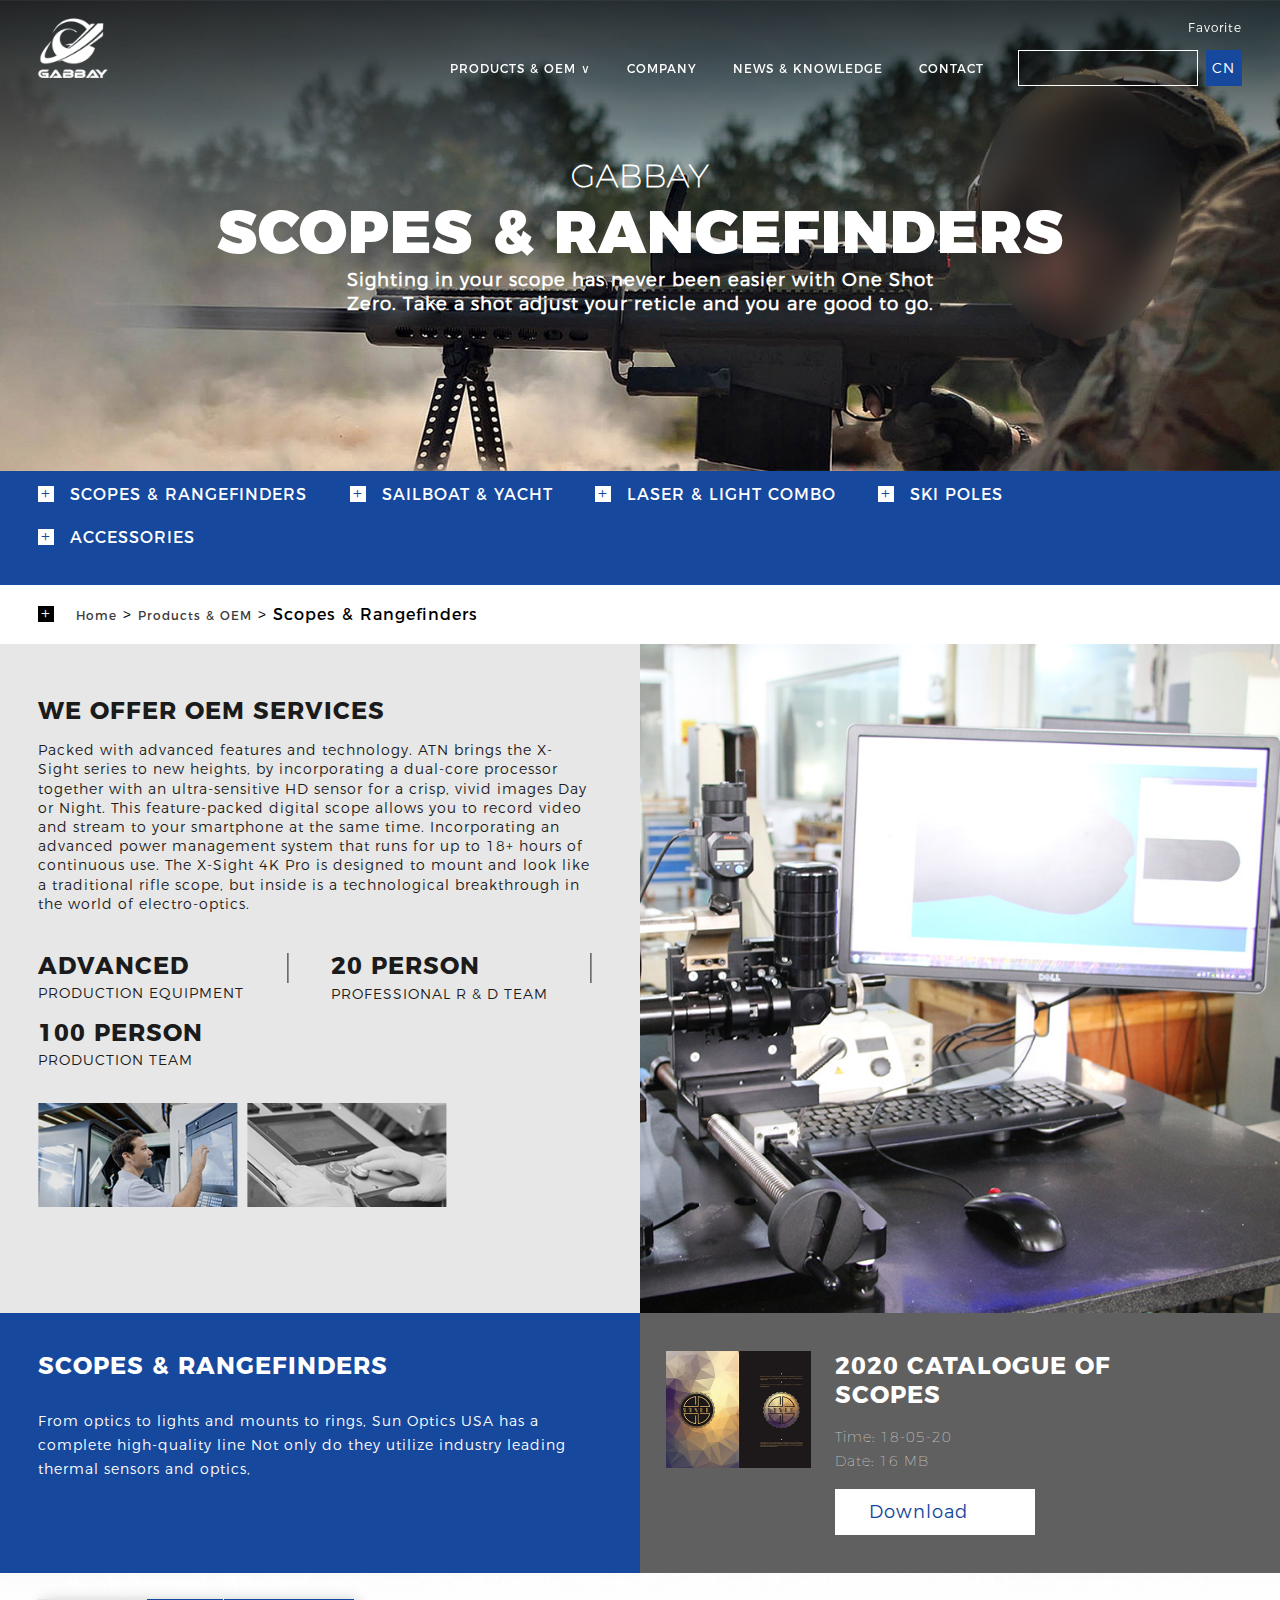
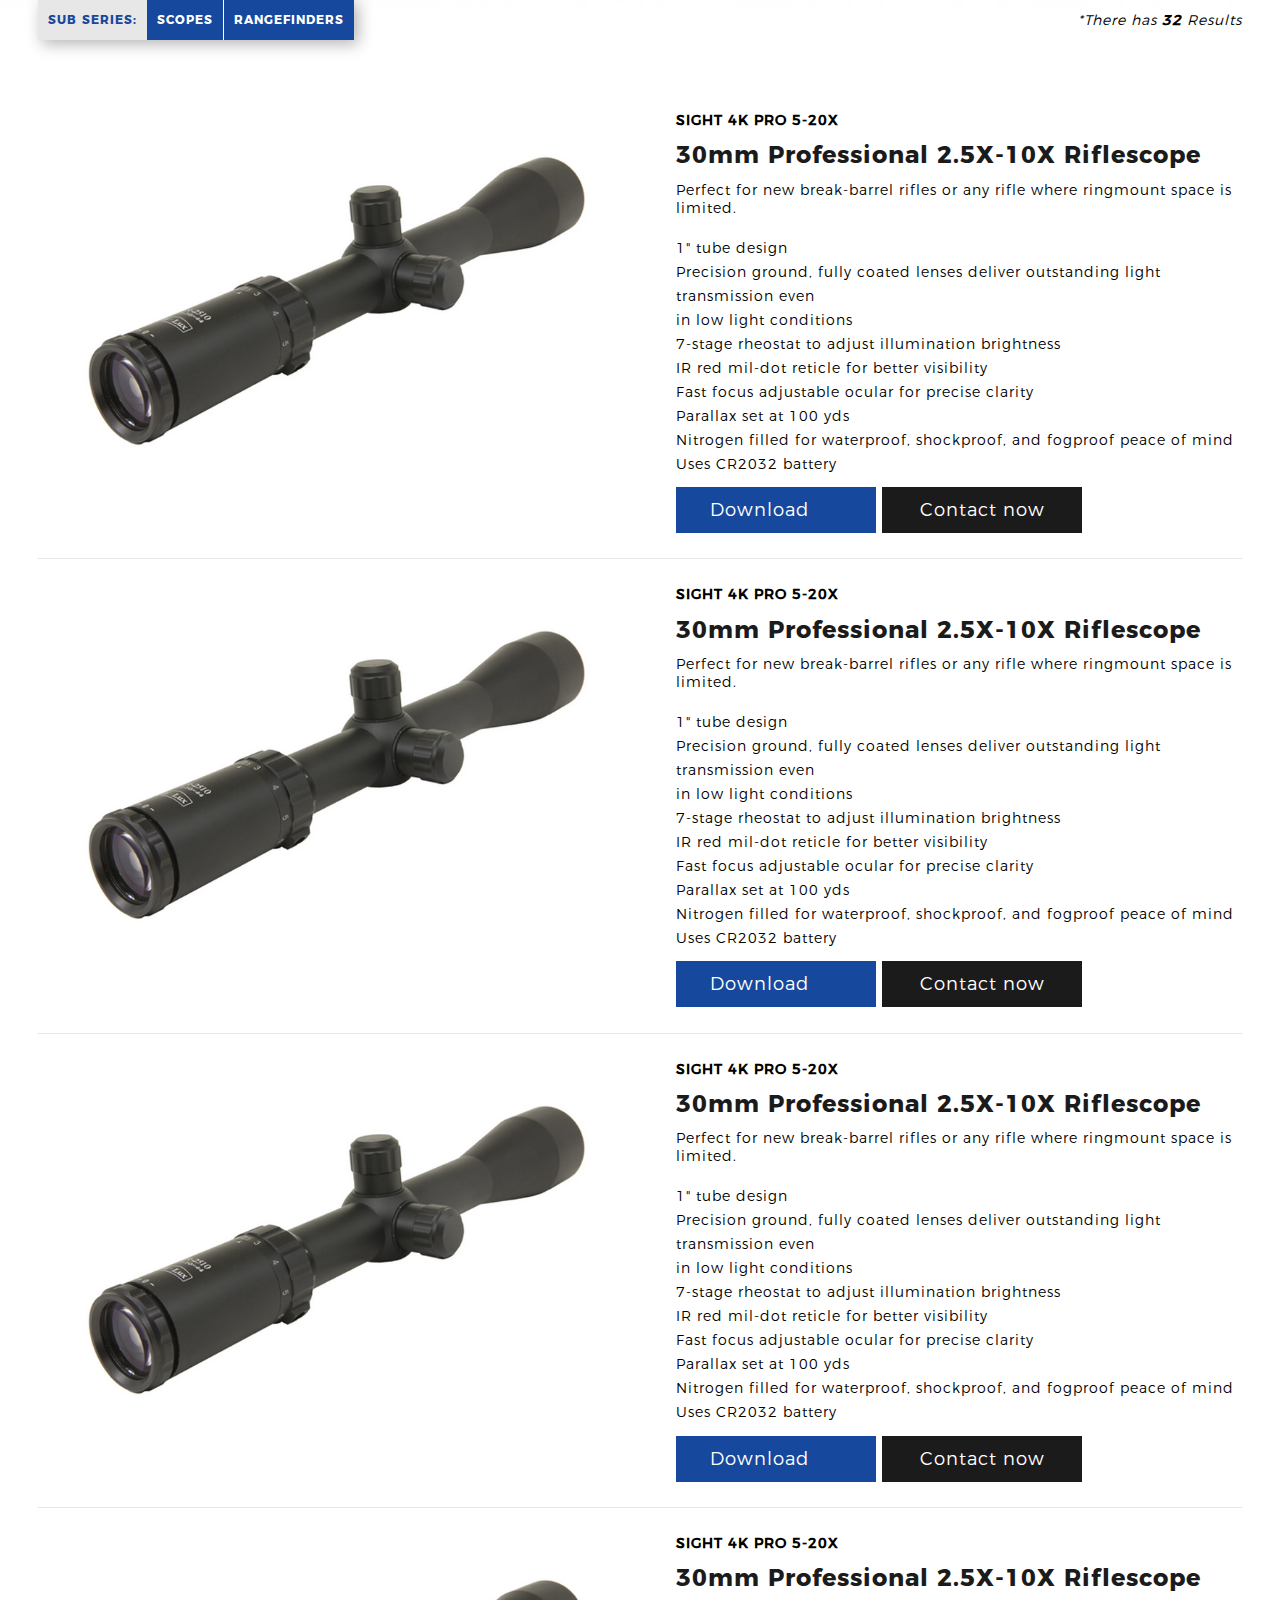
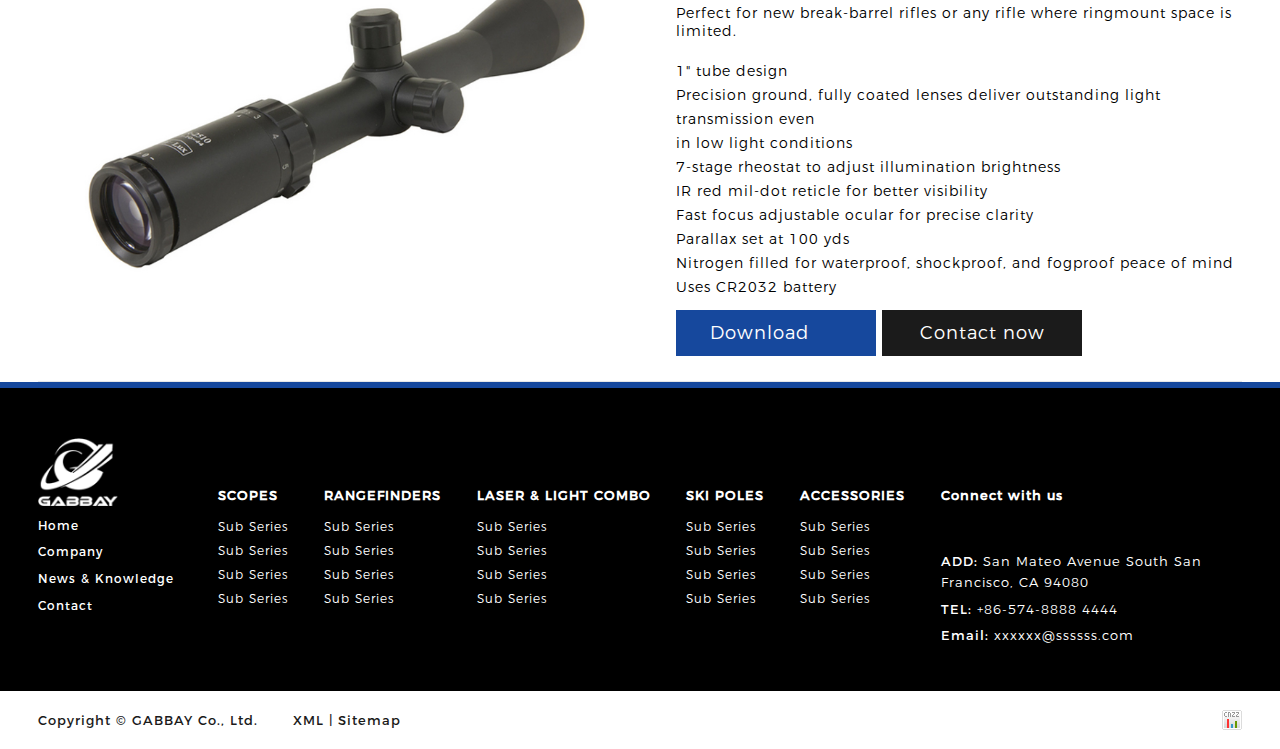
<file: product.html>
<!DOCTYPE html>
<html lang="en">
<head>
  <meta charset="UTF-8">
  <meta name="viewport" content="width=device-width, initial-scale=1.0">
  <title>PRODUCT</title>
  <link rel="stylesheet" href="css/dy.css">
  <link rel="stylesheet" href="css/media.css">
  <link rel="stylesheet" href="https://at.alicdn.com/t/font_1714665_g5vp9nklfsk.css">
  <link rel="stylesheet" href="css/style.css">
  <link rel="stylesheet" href="css/jquery.bxslider.css">

  <script src="js/jquery-1.9.1.min.js"></script>
  <script src="js/jquery.bxslider.js"></script>
  <script src="js/touchslider.js"></script>
  <script src="js/other.js"></script>
</head>
<body>
  <!-- head  -->
  <header class="top-nav">
    <div class="nav-inner-box wid flex-sb">
      <a href="index.html" class="logo-pic"><img src="images/logo.png" alt="logo" class="logo"></a>
      <div class="top-bar flex">
        <a href="" class="iconfont icon-cogwheel"><small class="small">Favorite</small></a>
        <div class="nav-bar flex">
          <ul class="flex-sb nav">
            <li class="nav-list home flex"><a href="index.html" class="tup">Home</a></li>
            <li class="nav-list flex nav-pro">
              <a href="product.html" class="tup">Products & Oem <span style="font-family: sans-serif;">∨</span></a>
              <ul class="dp-items">
                <li class="dp-list"><a href="">Scopes &RANGEFINDERS</a></li>
                <li class="dp-list">
                  <a href="">Sailboat & Yacht <span>></span></a>
                  <ul class="dp2-item">
                    <li class="dp2-list"><a href="">Sailboat</a></li>
                  </ul>
                </li>
                <li class="dp-list">
                  <a href="">SKI POLES <span>></span></a> 
                  <ul class="dp2-item">
                    <li class="dp2-list"><a href="">Yacht</a></li>
                  </ul>
                </li>
                <li class="dp-list"><a href="">ACCESSORIES</a></li>
              </ul>
            </li>
            <li class="nav-list flex"><a href="company.html" class="tup">Company</a></li>
            <li class="nav-list flex"><a href="news.html" class="tup">News & knowledge</a></li>
            <li class="nav-list flex"><a href="contact.html" class="tup">Contact</a></li>
          </ul>
          <div class="sea_cn flex">
            <form action="products.php" class="search flex">
              <input type="text" placeholder="">
              <button class="flex iconfont icon-search" type="button"></button>
            </form>
            <a href="" class="cn flex">CN</a>
          </div>
        </div>
      </div>
      <span class="menu-ico iconfont icon-menu"></span>
    </div>
  </header>

  <!-- banner -->
  <div class="banner-box other-ban">
    <div class="swipe">
      <ul class="banner">
        <li class="banner-list">
          <div class="banner-cont">
            <span class="ban-tit">GABBAY</span>
            <h4 class="main-tit">Scopes & Rangefinders</h4>
            <p calss="desc-cont">Sighting in your scope has never been easier with One Shot Zero. Take a shot adjust your reticle and you are good to go. </p>
            <!-- <a href="product.html" class="btn flex"><span>+</span></a> -->
          </div>
          <a href="javascript:;"><img src="images/prod.jpg" alt=""></a>
        </li>
      </ul>
    </div>
  </div>

  <!-- menu nav -->
  <div class="aside-nav">
    <ul class="m_nav wid flex">
      <li class="mn_list">
        <a href="product.html"><i class="flex jia">+</i>Scopes & RANGEFINDERS <span class="iconfont icon-down"></span></a>
        <!-- <ul class="asn_items">
          <li class="asn_list"><a href="">Scopes & RANGEFINDERS</a></li>
          <li class="asn_list"><a href="">Scopes & RANGEFINDERS</a></li>
          <li class="asn_list"><a href="">Scopes & RANGEFINDERS</a></li>
        </ul> -->
      </li>
      <li class="mn_list">
        <a href="product.html"><i class="flex jia">+</i>Sailboat & Yacht <span class="iconfont icon-down"></span></a>
      </li>
      <li class="mn_list">
        <a href="product.html"><i class="flex jia">+</i>LASER  & LIGHT COMBO <span class="iconfont icon-down"></span></a>
      </li>
      <li class="mn_list">
        <a href="product.html"><i class="flex jia">+</i>SKI POLES <span class="iconfont icon-down"></span></a>
      </li>
      <li class="mn_list">
        <a href="product.html"><i class="flex jia">+</i>ACCESSORIES <span class="iconfont icon-down"></span></a>
      </li>
    </ul>
  </div>

  <ul class="wid bread-nav">
    <li class="mn_list"><i class="flex jia">+</i>
      <a href="index.html">Home</a> > 
      <a href="index.html">Products & OEM</a> > 
      <span>Scopes & Rangefinders</span></li>
  </ul>

  <!-- pro size -->
  <div class="size-box flex-sb">
    <div class="pic-box">
      <img src="images/prod-1.jpg" alt="">
    </div>
    <ul class="sb-items wid flex-sb">
     <li class="in-size prod-list">
       <h5>We offer OEM services</h5>
       <p>Packed with advanced features and technology. ATN brings the 
        X-Sight series to new heights, by incorporating a dual-core processor 
        together with an ultra-sensitive HD sensor for a crisp, vivid images 
        Day or Night. This feature-packed digital scope allows you to record 
        video and stream to your smartphone at the same time. 
        Incorporating an advanced power management system that runs for 
        up to 18+ hours of continuous use. The X-Sight 4K Pro is designed to 
        mount and look like a traditional rifle scope, but inside is a 
        technological breakthrough in the world of electro-optics. </p>
       <div class="det-btn prod-de">
         <ul class="db-items flex-sb">
           <li class="db-list">
             <h6>Advanced </h6>
             <p>production equipment</p>
           </li>
           <hr>
           <li class="db-list">
             <h6>20 person </h6>
             <p>professional R & D team</p>
           </li>
           <hr>
           <li class="db-list">
             <h6>100 person </h6>
             <p>production team</p>
           </li>
         </ul>
         <div class="db-pic flex">
           <img src="images/prod-2.jpg" alt="">
           <img src="images/prod-3.jpg" alt="">
         </div>
       </div>
     </li>
    </ul>
  </div>
  
  <ul class="scopes flex">
    <li class="in-scop sleft">
      <div class="ins-left">
        <h5>Scopes & RANGEFINDERS</h5>
        <p>From optics to lights and mounts to rings, Sun Optics USA has a complete high-quality line
          Not only do they utilize industry leading thermal sensors and optics, </p>
      </div>
    </li>
    <li class="in-scop sright">
      <div class="ins-right flex">
        <img src="images/prod-4.jpg" alt="">
        <div class="dw-scop">
          <h5>2020 Catalogue of Scopes</h5>
          <p><span>Time: 18-05-20</span><span>Date: 16 MB</span></p>
          <a href="product.html?filesname=" class="dwd1 flex-sb">Download <i class="iconfont icon-xiazai"></i></a>
        </div>
      </div>
    </li>
  </ul>

  <div class="pro-clas">
    <ul class="pc-items flex-sb wid">
      <li class="pc-list flex">
        <a href="pro-det.html" class="pclas flex">Sub series:</a>
        <a href="pro-det.html" class="flex">Scopes</a>
        <a href="pro-det.html" class="flex">RANGEFINDERS</a>
      </li>
      <li><i class="pcount">*There has <b>32</b> Results</i></li>
    </ul>
    <section class="pc-sec wid flex-sb">
      <div class="pcd-left"><img src="images/bpro-1.jpg" alt=""></div>
      <div class="pcd-right">
        <b class="pc-model">SIGHT 4K PRO 5-20X</b>
        <h4><a href="peo-det.html">30mm Professional 2.5X-10X Riflescope</a></h4>
        <p calss="id-mde">Perfect for new break-barrel rifles or any rifle where ringmount space is limited.</p>
        <br>
        <p>
          <span>1" tube design</span>
          <span>Precision ground, fully coated lenses deliver outstanding light transmission even</span>
          <span>in low light conditions</span>
          <span>7-stage rheostat to adjust illumination brightness</span>
          <span>IR red mil-dot reticle for better visibility</span>
          <span>Fast focus adjustable ocular for precise clarity</span>
          <span>Parallax set at 100 yds</span>
          <span>Nitrogen filled for waterproof, shockproof, and fogproof peace of mind</span>
          <span>Uses CR2032 battery</span>
        </p>
        <div class="det-btn">
          <a href="product.html?filesname=" class="dwd flex">Download <i class="iconfont icon-xiazai"></i></a>
          <a href="contact.html" class="pcontact flex">Contact now</a>
        </div>
      </div>
    </section>
  </div>
  <section class="pc-sec wid flex-sb">
    <div class="pcd-left"><img src="images/bpro-1.jpg" alt=""></div>
    <div class="pcd-right">
      <b class="pc-model">SIGHT 4K PRO 5-20X</b>
      <h4><a href="peo-det.html">30mm Professional 2.5X-10X Riflescope</a></h4>
      <p calss="id-mde">Perfect for new break-barrel rifles or any rifle where ringmount space is limited.</p>
      <br>
      <p>
        <span>1" tube design</span>
        <span>Precision ground, fully coated lenses deliver outstanding light transmission even</span>
        <span>in low light conditions</span>
        <span>7-stage rheostat to adjust illumination brightness</span>
        <span>IR red mil-dot reticle for better visibility</span>
        <span>Fast focus adjustable ocular for precise clarity</span>
        <span>Parallax set at 100 yds</span>
        <span>Nitrogen filled for waterproof, shockproof, and fogproof peace of mind</span>
        <span>Uses CR2032 battery</span>
      </p>
      <div class="det-btn">
        <a href="product.html?filesname=" class="dwd flex">Download <i class="iconfont icon-xiazai"></i></a>
        <a href="contact.html" class="pcontact flex">Contact now</a>
      </div>
    </div>
  </section>
  <section class="pc-sec wid flex-sb">
    <div class="pcd-left"><img src="images/bpro-1.jpg" alt=""></div>
    <div class="pcd-right">
      <b class="pc-model">SIGHT 4K PRO 5-20X</b>
      <h4><a href="peo-det.html">30mm Professional 2.5X-10X Riflescope</a></h4>
      <p calss="id-mde">Perfect for new break-barrel rifles or any rifle where ringmount space is limited.</p>
      <br>
      <p>
        <span>1" tube design</span>
        <span>Precision ground, fully coated lenses deliver outstanding light transmission even</span>
        <span>in low light conditions</span>
        <span>7-stage rheostat to adjust illumination brightness</span>
        <span>IR red mil-dot reticle for better visibility</span>
        <span>Fast focus adjustable ocular for precise clarity</span>
        <span>Parallax set at 100 yds</span>
        <span>Nitrogen filled for waterproof, shockproof, and fogproof peace of mind</span>
        <span>Uses CR2032 battery</span>
      </p>
      <div class="det-btn">
        <a href="product.html?filesname=" class="dwd flex">Download <i class="iconfont icon-xiazai"></i></a>
        <a href="contact.html" class="pcontact flex">Contact now</a>
      </div>
    </div>
  </section>
  <section class="pc-sec wid flex-sb">
    <div class="pcd-left"><img src="images/bpro-1.jpg" alt=""></div>
    <div class="pcd-right">
      <b class="pc-model">SIGHT 4K PRO 5-20X</b>
      <h4><a href="peo-det.html">30mm Professional 2.5X-10X Riflescope</a></h4>
      <p calss="id-mde">Perfect for new break-barrel rifles or any rifle where ringmount space is limited.</p>
      <br>
      <p>
        <span>1" tube design</span>
        <span>Precision ground, fully coated lenses deliver outstanding light transmission even</span>
        <span>in low light conditions</span>
        <span>7-stage rheostat to adjust illumination brightness</span>
        <span>IR red mil-dot reticle for better visibility</span>
        <span>Fast focus adjustable ocular for precise clarity</span>
        <span>Parallax set at 100 yds</span>
        <span>Nitrogen filled for waterproof, shockproof, and fogproof peace of mind</span>
        <span>Uses CR2032 battery</span>
      </p>
      <div class="det-btn">
        <a href="product.html?filesname=" class="dwd flex">Download <i class="iconfont icon-xiazai"></i></a>
        <a href="contact.html" class="pcontact flex">Contact now</a>
      </div>
    </div>
  </section>

  


  <footer class="footer">
    <div class="in-fot wid flex-sb">
      <div class="fot-left">
        <a href="index" class='fot-logo'><img src="images/logo.png" alt=""></a>
        <a href="index.html">Home</a>
        <a href="company.html">Company</a>
        <a href="news.html">News & Knowledge</a>
        <a href="contact.html">Contact</a>
      </div>
      <div class="fp-list">
        <h4>SCOPES</h4>
        <a href="">Sub Series</a>
        <a href="">Sub Series</a>
        <a href="">Sub Series</a>
        <a href="">Sub Series</a>
      </div>
      <div class="fp-list">
        <h4>RANGEFINDERS</h4>
        <a href="">Sub Series</a>
        <a href="">Sub Series</a>
        <a href="">Sub Series</a>
        <a href="">Sub Series</a>
      </div>
      <div class="fp-list">
        <h4>LASER & LIGHT COMBO</h4>
        <a href="">Sub Series</a>
        <a href="">Sub Series</a>
        <a href="">Sub Series</a>
        <a href="">Sub Series</a>
      </div>
      <div class="fp-list">
        <h4>SKI POLES</h4>
        <a href="">Sub Series</a>
        <a href="">Sub Series</a>
        <a href="">Sub Series</a>
        <a href="">Sub Series</a>
      </div>
      <div class="fp-list">
        <h4>ACCESSORIES</h4>
        <a href="">Sub Series</a>
        <a href="">Sub Series</a>
        <a href="">Sub Series</a>
        <a href="">Sub Series</a>
      </div>
      <div class="fot-right">
        <h4>Connect with us</h4>
        <div class="social">
          <a href="#" class='instagram'><i class="iconfont icon-instagram"></i></a>
          <a href="#" class='pinterest'><i class="iconfont icon-pinterest"></i></a>
          <a href="#" class='facebook'><i class="iconfont icon-facebook"></i></a>
          <a href="#" class='linkedin'><i class="iconfont icon-linkedin"></i></a>
          <a href="#" class='twitter'><i class="iconfont icon-twitter"></i></a>
        </div>
        <p>ADD: <span>San Mateo Avenue South San Francisco, CA 94080</span></p>
        <p>TEL: <span>+86-574-8888 4444</span></p>
        <p>Email: <span>xxxxxx@ssssss.com</span></p>
      </div>
    </div>
  </footer>
  <div class="desi">
    <div class="in-design wid flex-sb">
      <p class="copy">Copyright © GABBAY Co., Ltd.     <a href="sitemap_xml.php" class="xml">XML</a> | <a href="sitemap.php">Sitemap</a></p>
      <a href="javacsript:;"><img src="images/cnzz.jpg" alt=""></a>
    </div>
  </div>
</body>
</html>
</file>
<file: css/dy.css>
@font-face {
  font-family: 'mont-th';
  src: url('../font/Montserrat-Thin-10.otf');font-weight: normal;font-style: normal;
}
@font-face{
  font-family: 'mont-lt';
  src: url('../font/Montserrat-Light-6.otf');font-weight: normal;font-style: normal;
}
@font-face{
  font-family: 'mont';
  src: url('../font/Montserrat-Regular-8.otf');font-weight: normal;font-style: normal;
}
@font-face{
  font-family: 'mont-md';
  src: url('../font/Montserrat-Medium-7.otf');font-weight: normal;font-style: normal;
}
@font-face{
  font-family: 'mont-sbd';
  src: url('../font/Montserrat-SemiBold-9.otf');font-weight: normal;font-style: normal;
}
@font-face{
  font-family: 'mont-bd';
  src: url('../font/Montserrat-Bold-3.otf');font-weight: normal;font-style: normal;
}
@font-face{
  font-family: 'mont-black';
  src: url('../font/Montserrat-Black-2.otf');font-weight: normal;font-style: normal;
}
*{padding: 0;margin: 0;list-style: none;text-decoration: none;border: none; outline: none;box-sizing: border-box;font-family: 'mont';letter-spacing: 1px;}
img{width: 100%;display: block;}
input,button,textarea{border: transparent; outline: transparent; background: transparent;}
/* body{background: #f6f6f6;transition: .4s;} */
.wid{width: 1660px;margin: 0 auto;}
.flex{display: flex;justify-content: center;align-items: center;;}
.flex-sc{display: flex;align-items: center;}
.flex-sb{display: flex;justify-content: space-between;align-items: center;}
.flex-sa{display: flex;justify-content: space-around;align-items: center;}
small.small{display: inline-block;margin: 0;font-size: 12px;font-family: 'mont-lt';}
.tup{text-transform: uppercase;}
svg{width: 300px;}
.fhd{overflow:hidden;text-overflow:ellipsis;white-space: normal;display:-webkit-box; -webkit-box-orient:vertical;-webkit-line-clamp:3;}
.fhd5{overflow:hidden;text-overflow:ellipsis;white-space: normal;display:-webkit-box; -webkit-box-orient:vertical;-webkit-line-clamp:5;}


.top-nav{position: fixed;height: 96px;z-index: 777;width: 100%;}
.top-nav.active{background: #000;}
.top-nav.act_color{background: #16489d;}
.nav-inner-box{height: 96px;}
.logo-pic{width: 70px;}
.top-nav a,.top-nav a:before,.top-nav a:after{color: #fff;white-space: nowrap;}
.top-nav .icon-down:before{content: '';}
.top-nav .icon-down:after{content: "\e622";font-size: 14px;margin-left: 6px;vertical-align: -2px;}
.top-bar{flex-direction: column;align-items: flex-end;width: 95%;height: 100%;justify-content: flex-end;}
.top-bar .nav-bar{justify-content: flex-end;flex-shrink: 0;height: 58%;}
.top-bar .icon-cogwheel{margin-bottom: 5px;}
/* .top-nav a:before{vertical-align: -2px;margin-right: 4px;} */
.top-nav .nav{padding-right: 2%;flex-shrink: 0;height: 100%;}
.top-nav .nav li{padding: 10px 18px;height: 100%;position: relative;}
.top-nav .nav>li:hover{background: #16489d;}
.top-nav .nav li.home{display: none;}
/* .top-nav .nav .nav-list:hover .dp-items{display: block;} */
.top-nav .nav li .dp-items{position: absolute;top: 100%;display: none;left: 0;}
.top-nav .nav li .dp-items .dp-list{border-bottom:1px solid #fff;background: #16489d;position: relative;}
.top-nav .nav li .dp-items .dp-list>a{display: flex;justify-content: space-between;align-items: center;}
.top-nav .nav li .dp-items .dp-list:hover .dp2-item{display: block;}
.top-nav .nav li .dp-items .dp-list .dp2-item{position: absolute;top: 0;left: 100%;display: none;border-left: 2px solid transparent;}
.top-nav .nav li .dp-items .dp-list .dp2-item li{border-bottom:1px solid #fff;border-top: 1px solid #16489d;padding: 8px 18px;width: 180px;background: #16489d;}
.top-nav .sea_cn form{border: 1px solid #fff;padding: 1px;margin-right: 8px;}
.top-nav .sea_cn input,.top-nav .sea_cn button{height: 2rem;}
.top-nav .sea_cn input{color: #fff;font-family: 'mont-lt';padding: 0 6px;width: 160px;}
.top-nav .sea_cn button{padding: 0 8px;}
.top-nav .sea_cn button:before{color: #fff;font-size: 14px;}
.top-nav .sea_cn .cn{background: #16489d;width: 36px;height: 36px;font-size: 14px;font-family: 'mont-lt';}
.top-nav .menu-ico{display: none;}


/* banner css */
.banner-box{position: relative;}
.banner-box .swipe{margin-bottom: 0;}
.banner-box .swipe li{margin: 0;position: relative;}
.banner-box .swipe li img{max-width: 100%;display: block;}
.banner-box #pagenavi{position: absolute;top: 66%;left: 50%;transform: translate(-50%);}
.banner-box #pagenavi a{width: 10px;height: 10px;font-size: 0;border-radius: 50%;border: 1px solid #fff;margin: 0 10px;display: inline-block;}
.banner-box #pagenavi a.active{background: #fff;}
.banner-box .swipe .banner-cont{width: 100%;height: 100%;;position: absolute;left: 50%;transform: translate(-50%);z-index: 700;background: transparent;display: flex;flex-direction: column;justify-content: center;color: #fff;text-align: center;}
.banner-box .swipe .banner-cont.in_blist{margin-top: -3%;}
.banner-box .swipe .banner-cont>span{font-size: 32px;text-transform: uppercase;font-family: 'mont-th';}
.banner-box .swipe .banner-cont>p{font-size: 18px;font-family: 'mont-lt';text-align: center;width: 38%;line-height: 1.5rem;margin: 0 auto;}
.banner-box .swipe .banner-cont>h4{font-size: 60px;font-family: 'mont-black';text-transform: uppercase;text-align: center;}
/* .banner-box .swipe .banner-cont .btn{margin: 3% auto 0;} */

.btn{width: 40px;height: 40px;border: 1px solid #fff;border-radius: 50%;font-size: 30px;color: #fff;margin: 2% auto;font-weight: 300;transition: all .3s;}
.btn:hover{background: #16489d;border-color: #16489d;}
.brn1{border-color: #1b1b1b;font-size: #1b1b1b;}

.cont-info.in_scop{background: #606060;}
.cont-info.in_scop .info-items .info-list h3,.cont-info.in_scop .info-items .info-list p.add{color: #fff;}
.cont-info.in_scop .info-items .info-list a{margin: 6% 0 0;}

.sall_boat{position: relative;}
.sall_boat .sb_cont{position: absolute;top: 0;left: 0;width: 100%;height: 100%;flex-direction: column;}
.sall_boat .sb_cont h3{color: #fff;}

.cont-info.res .info-items{flex-direction: row-reverse;}
.cont-info.res .info-items .left-info{padding: 0 0 0 6%;}
.cont-info.res .info-items .right-map{left: 0;right: 100%;}

.rd_items{padding: 4% 0;}
.rd_items .rd_list{width: 32%;align-self: normal;}
.rd_items .rd_list .rd_pic{position: relative;}
.rd_items .rd_list .rd_pic h5{position: absolute;bottom: 5%;left: 5%;font-size: 48px;font-family: 'mont-bd';color: #dfdfdf;text-transform: uppercase;}
.rd_items .rd_list .rd_pic h5 span{font-family: 'mont-bd';font-size: 48px;color: #16489d;}
.rd_items .rd_list .rd_cont{padding: 4%;}
.rd_items .rd_list .rd_cont p{font-size: 18px;font-family: 'mont-lt';}
.rd_items .rd_list .rd_cont p>span{display: block;font-family: 'mont-th';font-size: 14px;margin-bottom: 2%;}
.rd_items .rd_list .rd_cont>span{color: #16489d;margin: 4% 0 0;width: 40px;height: 40px;border-radius: 50%;display: flex;justify-content: flex-start;align-items: center;font-size: 40px;line-height: 1rem;}
.rd_items .rd_list .rd_cont>span:hover{background: #16489d;color: #fff;font-size: 28px;justify-content: center;}




.pb_nav{align-items: flex-start;position: absolute;bottom: 4%;left: 50%;transform: translate(-50%);}
.pb_nav .pbn_list{width: 19%;background: #1b1b1b;}
.pb_nav .pbn_list a{color: #fff;}
.pb_nav .pbn_list .pro_cont{padding: 5%;align-self: normal;}
.pb_nav .pbn_list h4{font-size: 22px;font-family: 'mont-bd';text-transform: uppercase;}
.pb_nav .pbn_list p{font-size: 14px;font-family: 'mont-lt';margin-top: 3%;}
.pb_nav .pbn_list span{width: 72px;height: 140px;background: #8c8c8c;color: #1b1b1b;font-size: 30px;}
.pb_nav .pbn_list:hover{background: #16489d;}
.pb_nav .pbn_list:hover span{color: #16489d;background: #dfdfdf;}

.pro_slide{text-align: center;background: #e7e7e7;padding: 3%;}
.pro_slide .ps-hd>p{color: #1b1b1b;}
.pro_slide svg{filter: contrast(0.8);margin: 2% 0 0;}
.pro_slide .btn{border-color: #16489d;color: #16489d;}
.pro_slide .btn:hover{background: #16489d;color: #fff;}

.pro_slide .swiper-container-vertical>.swiper-wrapper{transform: none!important;flex-direction: row;}
.pro_slide .swiper-container-vertical>.swiper-wrapper .swiper-slide{height: 265px!important;}

/* aside nav */
.aside-nav{background: #16489d;padding: 14px 0;}
.aside-nav .m_nav{justify-content: flex-start;}
.aside-nav .m_nav .mn_list{margin-right: 3.5%;}
.aside-nav .m_nav .mn_list .icon-down{display: none;}
.aside-nav .m_nav a{color: #fff;text-transform: uppercase;font-size: 16px;}
i.jia{display: inline-flex;width: 1rem;height: 1rem;background: #fff;color: #16489d;font-style: normal;margin-right: 16px;font-size: 18px;font-family: mont-lt;}

.bread-nav{padding: 20px 0;}
.bread-nav i{background: #000;color: #fff;}
.bread-nav li{font-family: 'mont-lt';}
.bread-nav span{font-family: 'mont';}

.cont-info{background: #e7e7e7;position: relative;overflow: hidden;}
.reserve{background : #606060;}
.cont-info .info-items{align-items: flex-start;/*padding: 0% 0 4% 0;*/}
.cont-info .info-items .info-list{width: 50%;}
.cont-info .info-items .right-map{position: absolute;right: 0;top: 0;height: 100%;overflow: hidden;}
.cont-info .info-items .right-map a{width: 110%;display: block;}
.cont-info.in_scop .info-items .info-list .btn{margin-top: 6%;}
.cont-info.in_scop .info-items .info-list a{margin: 0;}

.cont-info .info-items .left-info{margin: 4% 0 0;}
.cont-info .info-items .left-info h4{font-size: 24px;color: #16489d;font-family: 'mont-bd';margin-bottom: 2%;}
.cont-info .info-items .left-info p{font-size: 18px;color: #1b1b1b;font-family: 'mont-th';margin: 2% 0;line-height: 1.5rem;}
.cont-info .info-items .left-info p b{display: block;font-size: 24px;font-family: 'mont-bd';margin-bottom: 1%;}

.about .info-items .left-info{padding: 0 6% 0 0;}
.cont-info .info-items .info-list h3{color: #1b1b1b}
.reserve .info-items{flex-direction: row-reverse;}
.cont-info.reserve .info-items .right-map{left: 0;}
.reserve .info-items .left-info{padding: 0 0 0 6%;}
.reserve .info-items .left-info h3,.reserve .info-items .left-info p{color: #fff;}


.form-box{background: url(../images/contact-.jpg)no-repeat top center;background-size: cover;padding: 6%;}
.qty{background:url(../images/comp-3.jpg)no-repeat top center;background-size: cover;padding: 8%;}
.form-box form{flex-direction: column;}
.form-box form h3,.qty h3{color: #fff;text-align: center;}
.form-box form h3,.cont-info .info-items .info-list h3,.qty h3,.pro_slide h3,.sall_boat .sb_cont h3{font-size: 72px;font-family: 'mont-bd';text-transform: uppercase;line-height: 1;}
.form-box form h3 span,.cont-info .info-items .info-list h3 span,.qty h3 span,.pro_slide h3 span,.sall_boat .sb_cont h3 span{color: #16489d;font-family: 'mont-bd';}
.form-box form p,.qty p,.sall_boat .sb_cont p{color: #fff;margin-top: 0.5%;}
.qty p,.pro_slide .ps-hd>p,.sall_boat .sb_cont p{width: 60%;margin: 1% auto;text-align: center;font-family: 'mont-lt';line-height: 1.5rem;}
.form-box form .form{flex-wrap: wrap;margin-top: 2%;}
.form-box form .form input{width: 48%;line-height: 2rem;background: #fff;margin: 1% 0;padding: 0 10px;}
.form-box form .form input::placeholder,.form-box form .form textarea{color: #929292;font-size: 14px;font-family: 'mont-lt';}
.form-box form .form textarea{width: 100%;height: 120px;background: #fff;padding: 10px;margin: 1% 0;}
.form-box form .cont-btn{width: 200px;background: #16489d;line-height: 2.5rem;margin-top: 1.6%;font-family: 'mont-bd';color: #fff;font-size: 21px;}

.ab-cont{padding: 3% 0 4%;text-align: center;}
.ab-cont p{width: 60%;margin: 1.6% auto 3%;line-height: 1.5rem;}
.ab-cont a{padding: 1% 4%;background: #16489d;color: #fff;}  

/* news */
.news-cont{align-items: flex-start;margin: 2% auto 3%;}
.news-cont .news-items{width: 50%;padding: 3%;}
.news-cont .news-items li{padding: 4% 0;}
.news-cont .nleft li{border-bottom: 1px solid #e7e7e7;}
.news-cont .nright{background: #f2f2f2;border-radius: 10px;box-shadow: 0 0 10px rgba(0,0,0,.2);}
.news-cont h3{font-size: 48px;color: #1b1b1b;font-family: 'mont-bd';text-transform: uppercase;margin-bottom: 2%;}
.news-cont h3 span{color: #16489d;font-family: 'mont-bd';font-size: 48px;}
.news-cont span,.news-cont p{font-size: 14px;font-family: 'mont-th';color: #1b1b1b;}
.news-cont h5{margin: 1% 0 2%;}
.news-cont h5 a{font-family: 'mont-bd';font-size: 24px;color: #1b1b1b;}
.news-cont p{font-family: 'mont';line-height: 1.5rem;}
.news-cont .nbtn{display: flex;justify-content: center;align-items: center;width: 30px;height: 30px;border: 1px solid #16489d;color: #16489d;border-radius: 50%;margin: 3% 0 0;font-size: 22px;transition: all .3s;}
.news-cont .news-list .nbtn:hover{background: #16489d;color: #fff;}

/* news detail */
.news-cont .ndright{width: 40%;background: #f2f2f2;border-radius: 10px;box-shadow: 0 0 10px rgba(0,0,0,.2);}
.news-cont .ndleft{width: 60%;margin-right: 6%;text-align: center;}
.news-cont .ndleft header{padding: 2% 0;border-bottom: 1px solid #e7e7e7;}
.news-cont .ndleft h5{font-size: 24px;font-family: 'mont-hd';color: #1b1b1b;text-align: center;}
.news-cont .ndleft p{text-align: left;margin: 2% 0;font-family: 'mont-lt';}

/* footer */
.footer{background: #000;border-top: 6px solid #16489d;padding: 3% 0}
.footer .in-fot{align-items: flex-start;}
.footer .in-fot .fp-list,.footer .in-fot .fot-right{margin-top: 5%;}
.footer .in-fot .fp-list a{line-height: 1.5rem;}
.footer a{display: flex;color: #fff;font-family: 'mont-lt';}
.footer .fot-left a.fot-logo{width: 80px;margin-bottom: 8%;}
.footer .fot-left{width: 12%;}
.footer .fot-right{width: 25%;/*margin-left: 5%;*/}
.footer .fot-left a{font-family: 'mont';margin: 8% 0;white-space: nowrap;}
.footer h4{font-size: 13px;color: #fff;font-family: 'mont';margin-bottom: 12px;}
.footer .fot-center{align-items: flex-start;width: 85%;}


.footer .fot-right .social a{display: inline-flex;width: 30px;height: 30px;justify-content: center;align-items: center;}
.footer .fot-right .social a i{font-size: 21px;}
/* .footer .fot-right .social a:nth-child(2){border-radius: 50%;background: #fff;} */
/* .footer .fot-right .social a:nth-child(2) i{color: #000;} */
.footer .fot-right p{color: #fff;font-size: 13px;margin: 6px 0;line-height: 1.3rem;}
.footer .fot-right p span{font-family: 'mont-lt';}

.desi{padding: 1.5% 0;}
.desi p,.desi p a{font-size: 13px;color: #1b1b1b;white-space: nowrap;}
.desi p a.xml{margin-left: 30px;}


/* pro det */
.pro-ban{background: url(../images/pro-bg.png)no-repeat top center;background-size: cover;padding: 2% 0;}
.pro-ban .bx-wrapper .bx-viewport{box-shadow: none;border: none;left: 0;background: none;}
.pro-ban .bx-wrapper .bx-controls-direction a{width: 44px;height: 44px;}
.pro-ban .bx-wrapper .bx-controls-direction a.bx-prev{background: url(../images/switch.png);background-position: 0 100%;}
.pro-ban .bx-wrapper .bx-controls-direction a.bx-next{background: url(../images/switch.png);background-position: 100% 0;right: 0;}
.pro-ban .pb-cont{background: #fff;text-align: center;padding: 1% 0;}
.pro-ban .pb-cont h5,.pro-ban .pb-cont p{color: #1b1b1b;line-height: 2rem;}
.pro-ban .pb-cont h5{font-size: 24px;font-family: 'mont-bd';}
.pro-ban .pb-cont p{font-size: 18px;font-family: 'mont-lt';margin-bottom: 1%;}
.pro-ban .pb-cont svg{width: 280px;}

.size-box{background: #e7e7e7;position: relative;justify-content: flex-end;}
/* .size-box .pic-box{width: 50%;position: absolute;right: 0;background: url(../images/det-3.jpg)no-repeat top center;} */
.size-box .pic-box,.size-box .sb-items li{width: 50%;}
.size-box .sb-items{position: absolute;top: 0;left: 50%;transform: translate(-50%);height: 100%;align-items: flex-start;padding: 4% 0;}
.size-box .sb-items li h5,.pro-details h5,.red-more h5,.scopes li h5{font-size: 24px;font-family: 'mont-bd';color: #1b1b1b;text-transform: uppercase;margin-bottom: 3%;}
.size-box .sb-items li.in-size{padding-right: 4%;}
.size-box .sb-items li.in-size p{font-size: 14px;font-family: 'mont-lt';color: #1b1b1b;line-height: 1.2rem;}

.det-btn{margin-top: 2%;}
.det-btn a{width: 200px;height: 46px;color: #fff;display: inline-flex;font-size: 18px;font-family: 'mont-lt';}
.det-btn a i{font-size: 28px;}
.det-btn .dwd{background: #16489d;justify-content: space-evenly;}
.det-btn .pcontact{background: #1b1b1b;}

.size-box .sb-items li.in-de{padding-left: 4%;}
.size-box .sb-items li.in-de h5,.size-box .sb-items li.in-de p,.red-more h5,.scopes li h5{color: #fff}
.size-box .sb-items li.in-de p,.pc-sec .pcd-right p{font-family: 'mont-lt';font-size: 14px;}
.size-box .sb-items li.in-de p span,.pc-sec .pcd-right p span{display: block;line-height: 1.5rem;font-family: 'mont-lt';}
.size-box .sb-items li img{filter: brightness(0.91);}

.pro-details{padding: 3% 0;text-align: center;}
.pro-details li{width: 80%;margin: 0 auto;}
.pro-details li>a{width: 30%;display: flex;margin: 4% 0 0;}
.pro-details li>p>span{font-size: 14px;display: block;line-height: 1.5rem;font-family: 'mont-lt';text-align: left;}

.red-more{text-align: center;padding: 1.5% 0;background: #1b1b1b;}
.red-more h5{margin: 0;}
.pro-items{margin: 3% auto;}
.pro-items li{width: 19%;}
.pro-items li .pro-desc{background: #8c8c8c;padding: 4% 6%;transition: all .3s;cursor: pointer;text-align: left;}
.pro-items li:hover .pro-desc{background: #16489d;}
.pro-items li .pro-desc h6,.pro-items li .pro-desc p{font-size: 14px;color: #fff;}
.pro-items li .pro-desc h6{font-family: 'mont-th';margin-bottom: 2%;}
.pro-items li .pro-desc p{font-family: 'mont-bd';}

.size-box .sb-items .in-size .prod-de{margin-top: 6%;;}
.size-box .sb-items .in-size .prod-de .db-items{align-items: flex-start;margin: 6% 0;}
.size-box .sb-items .in-size .prod-de .db-items>li{width: auto;}
.size-box .sb-items .in-size .prod-de .db-items>hr{border-left: 1px solid #1b1b1b;height: 30px;margin-top: 1%;}
.size-box .sb-items .in-size .prod-de h6,.size-box .sb-items .in-size .prod-de p{color: #1b1b1b;text-transform: uppercase;}
.size-box .sb-items .in-size .prod-de h6{font-size: 24px;font-family: 'mont-bd';margin: 2% 0;}
.size-box .sb-items .in-size .prod-de p{font-size: 14px;font-family: 'mont-lt';}
.size-box .sb-items .in-size .prod-de .db-pic{justify-content: flex-start;}
.size-box .sb-items .in-size .prod-de .db-pic img{width: 36%;margin-right: 10px;}

.scopes .in-scop{width: 50%;align-self: normal;}
.scopes li{padding: 3% 0;}
.scopes li p{font-size: 14px;font-family: 'mont-lt';color: #fff;line-height: 1.5rem;margin-top: 5%;}
.scopes .sleft{background: #16489d;}
.scopes .sright{background: #606060;}
.scopes .sleft .ins-left{margin-left: 15%;margin-right: 4%;}
.scopes .sright .ins-right{margin-right: 130px;margin-left: 4%;justify-content: flex-start;align-items: flex-start;}
.scopes .sright .ins-right img{width: 30%;}
.scopes .sright .ins-right .dw-scop{margin-left: 5%;}
.scopes .sright .ins-right .dw-scop span{display: block;font-family: 'mont-th';font-size: 14px;}
.dwd1{width: 200px;height: 46px;color: #16489d;display: inline-flex;font-size: 18px;font-family: 'mont-lt';background: #fff;justify-content: space-evenly;margin-top: 5%;}
.dwd1 i{font-size: 28px;}

.pro-clas{background: url(../images/pro-bg.png)no-repeat;background-size: contain;background-position: 0 -180%;}
.pro-clas .pc-items{padding: 2% 0 3.5%;}
.pro-clas .pc-items .pc-list{box-shadow: 4px 4px 16px rgba(0,0,0,.3);}
.pro-clas .pc-items li i.pcount{font-size: 14px;font-family: 'mont-lt';}
.pro-clas .pc-items a{padding: 0 10px;background: #16489d;height: 2.6rem;color: #fff;margin-left: 1px;font-family: 'mont-bd';text-transform: uppercase;}
.pro-clas .pc-items a:nth-child(2),.pro-clas .pc-items a.pclas{margin-left: 0;}
.pro-clas .pc-items a.pclas,.pro-clas .pc-items a:hover{background: #e7e7e7;color: #16489d;}

.pc-sec{align-items: flex-start;padding: 1% 0 2%;border-bottom: 1px solid #e7e7e7;}
.pc-sec .pcd-left{width: 50%;}
.pc-sec .pcd-right{width: 47%;padding-top: 1%;}
.pc-sec .pcd-right b{font-size: 14px;}
.pc-sec .pcd-right h4{margin: 2% 0;}
.pc-sec .pcd-right h4>a{font-size: 24px;font-family: 'mont-bd';color: #1b1b1b;}
/* .pro-clas .pc-sec .pcd-right p */
</file>
<file: css/media.css>
@media screen and (max-width: 1700px){
  .wid{width: 94%;}
  .cont-info .info-items .right-map img{width: auto; height: 100%;}
  .scopes .sleft .ins-left{margin-left: 6%;}
}
@media screen and (max-width: 1650px){
  .banner-box .swipe .banner-cont>p{width: 50%;}
}
@media screen and (max-width: 1500px){
  .cont-info .info-items .info-list h3,.qty h3{font-size: 62px;}
  .size-box .sb-items .in-size .prod-de .db-items{flex-wrap: wrap;}
  .size-box .pic-box{overflow: hidden;}
  .size-box .pic-box img{width: 105%}
}
@media screen and (max-width: 1350px){
  .banner-box .swipe li{overflow: hidden;}
  /* .banner-box .swipe .banner-cont{padding: 5% 0 0;} */
  .banner-box .swipe li>a{width: 120%;display: block;margin-left: -10%;}

  .aside-nav .m_nav,.pb_nav{flex-wrap: wrap;}
  .aside-nav .m_nav .mn_list{margin-bottom: 2%;}
  .pb_nav .pbn_list{width: 48%;margin-bottom: 1%;}
  .pb_nav .pbn_list p{display: none;}
  .pb_nav .pbn_list a{display: flex;justify-content: space-between;}
  .pb_nav .pbn_list span{height: 84px;}
  .banner-box #pagenavi{top: 60%;}
  .pb_nav{position: relative;left: auto;transform: none;margin: -10% auto 3%;bottom: auto}
  .pb_nav .pbn_list .pro_cont{padding: 0 0 0 6%;display: flex;justify-content: center;align-items: center;}

  .about .info-items .left-info{padding-bottom: 6%!important;}
  .cont-info .info-items .info-list h3,.qty h3{font-size: 56px;}
  .qty p{width: 78%;}

  .size-box .sb-items .in-size .prod-de .db-items>li{margin-bottom: 2%;}
  .size-box .sb-items .in-size .prod-de .db-items{margin: 4% 0;}
  .size-box .pic-box img{width: 126%;margin-left: -13%;}
  .about .info-items .left-info{margin-bottom: 2%!important;}
  .rd_items .rd_list .rd_pic h5,.rd_items .rd_list .rd_pic h5 span{font-size: 34px;}
  .pb_nav .pbn_list .pro_cont{width: 100%;justify-content: flex-start;}

}
@media screen and (max-width: 1150px){
  .size-box .pic-box img{width: 130%;margin-left: -15%;}
  .pro-items{flex-wrap: wrap;}
  .pro-items li{margin-bottom: 1.5%;width: 24%;}
  .sall_boat{overflow: hidden;}
  .sall_boat>img{width: 140%;margin-left: -20%;}
}
@media screen and (max-width: 1100px){
  .footer .in-fot{flex-wrap: wrap;}
  .footer .in-fot>div{width: 20%;}
  .footer .in-fot .fot-right{width: 30%;margin-right: auto;}

  .banner-box .swipe li>a {width: 150%;display: block;margin-left: -25%;}

}
@media screen and (max-width: 1050px){
  .size-box{flex-wrap: wrap;flex-direction: column-reverse;}
  .size-box .pic-box,.size-box .sb-items{width: 100%;}
  .size-box .sb-items{position: unset;left: 0;transform: unset;}
  .size-box .sb-items li.in-size{width: 94%;margin: 0 auto;}

  .size-box .sb-items{flex-wrap: wrap;}
  .size-box .sb-items{position: relative;}
  .size-box .sb-items li.in-de{position: absolute;top: 100%;width: 94%;left: 3%;margin-top: 7%;padding-left: 0;}
}
@media screen and (max-width: 950px){
  .top-nav,.nav-inner-box{height: 65px;}
  .logo-pic{width: 50px;}
  .icon-menu:before{font-size: 28px;color: #fff;}
  .top-bar{display: none;height: auto;}
  .top-bar .icon-cogwheel,.top-nav .nav li .dp-items .dp-list>a>span,.top-nav .nav li.nav-pro>a>span{display: none;}
  .top-nav .menu-ico,.top-nav .nav li.home,.top-nav .nav li .dp-items{display: block;background: #16489d;}
  .top-nav .menu-ico,.top-nav .nav li .dp-items{padding-left: 6px;padding: 4px;}
  .top-bar .nav-bar ul li{flex-direction: column;align-items: flex-start;}
  .top-nav .nav li.nav-pro>a{font-family: 'mont-lt';}
  .top-nav .nav li .dp-items{position: unset;padding: 2% 0 0 0}
  .top-nav .nav li .dp-items .dp-list{border-bottom: none;}
  .top-nav .nav li .dp-items .dp-list>a{font-family: 'mont-lt';text-transform: uppercase;}
  .top-bar{position: absolute;top: 100%;left: 0;width: 100%;background: #16489d;}
  .top-bar .nav-bar{flex-direction: column-reverse;align-items: flex-start;width: 100%;padding: 3%;}
  .top-bar .nav-bar ul,.top-bar .nav-bar .sea_cn{display: block;}
  .top-bar .nav-bar ul li{padding: 2% 0;margin: 0;}
  .top-bar .nav-bar ul li a{font-family: 'mont-bd';}
  .top-bar .nav-bar .sea_cn,.top-bar .nav-bar .sea_cn form input,.top-bar .nav-bar ul{width: 100%;}
  .top-bar .nav-bar .sea_cn form{width: 100%;margin: 0;}
  .top-bar .nav-bar .sea_cn .cn{width: auto;justify-content: flex-start;margin-top: 1%;font-family: 'mont-bd';font-size: 16px;}
  .footer .in-fot>div{width: 25%;}

  .form-box form h3, .cont-info .info-items .info-list h3, .qty h3, .pro_slide h3, .sall_boat .sb_cont h3{font-size: 60px;}
  .form-box form p, .qty p, .sall_boat .sb_cont p{text-align: center;margin-top: 2%;}
  .news-cont h3,.news-cont h3 span{font-size: 42px;}

  .banner-box .swipe .banner-cont>span{font-size: 28px;}
  .banner-box .swipe .banner-cont>h4{font-size: 52px;}
  .banner-box .swipe .banner-cont>p{width: 86%;}

  .aside-nav{padding: 4% 0 2%;}
  .aside-nav .m_nav .mn_list{margin-right: 0;width: 100%;}
  .aside-nav .m_nav .mn_list .icon-down{display: inline-flex;}
  .aside-nav .m_nav .mn_list>a{display: flex;justify-content: space-between;align-items: center;padding: 2%;border: 1px solid #ddd;}
  .aside-nav .m_nav .mn_list i{display: none;}
  .bread-nav{padding: 3% 0;}

  .cont-info .info-items,.news-cont,.scopes,.pc-sec,.rd_items{flex-wrap: wrap;}
  .cont-info .info-items .info-list,.news-cont .news-items,.news-cont .ndleft,.scopes .in-scop,.pc-sec .pcd-left,.pc-sec .pcd-right,.pro-details li{width: 100%;}
  .reserve .info-items{flex-direction: column-reverse;}

  .cont-info .info-items .left-info{margin: 5% 0;}
  .cont-info .info-items .right-map,.cont-info .info-items .right-map a{margin-left: -3.3%;position: unset;}
  .cont-info .info-items{padding: 0;}
  .news-cont .ndleft{margin: 0;padding: 0 0 6% 0;}

  .cont-info .info-items .right-map{overflow: unset;}
  .qty{padding: 12% 3%;}
  .scopes .sleft .ins-left,.scopes .sright .ins-right{width: 94%;margin: 0 auto;}
  .pc-sec .pcd-right{margin: 2% 0;}
  .pro-clas .pc-items{padding: 5% 0;}
  .scopes li{padding: 5% 0;}
  .pro-clas{background-position: 0 0;}
  .pro-items li{width: 32%;}
  .pro-items li:last-child{margin-left: 2%;margin-right: auto;}
  .pro-ban .pb-cont svg{width: 180px;}

  .pb_nav .pbn_list{margin-bottom: 2%;width: 100%;}
  .pb_nav .pbn_list h4{width: 100%;}
  .pb_nav .pbn_list span{height: 65px;}
  .banner-box #pagenavi{top: 50%;}
  .pb_nav{margin: -14% auto 3%;}
  .cont-info.in_scop .info-items .right-map>a{margin-left: -3.3%;}
  .rd_items .rd_list{width: 48%;margin-bottom: 2%;}
  .pb_nav .pbn_list .pro_cont{width: 100%;justify-content: flex-start;}
  .pb_nav .pbn_list span{height: 45px;width: 45px;}
  .pb_nav .pbn_list .pro_cont{padding: 0 0 0 4%;}
  .pb_nav .pbn_list h4{font-size: 18px;}
  .pro_slide h3,.cont-info.in_scop .info-items .info-list h3,.sall_boat .sb_cont h3{font-size: 42px;}

}
@media screen and (max-width: 750px){
  .footer .in-fot>div{width: 30%;}
  .footer .in-fot .fot-right{width: 100%;}
  svg{width: 180px;}
  .ab-cont{padding: 5% 0 8%;}
  .ab-cont p{width: 94%;}

  .size-box .sb-items .in-size .prod-de .db-items hr{display: none;}
  .size-box .sb-items .in-size .prod-de .db-items>li{width: 100%;}
}
@media screen and (max-width: 700px){
  .banner-box .swipe .banner-cont>span{font-size: 21px;}
  .banner-box .swipe .banner-cont>h4{font-size: 40px;}
  .banner-box .swipe .banner-cont>p{width: 92%;line-height: 1.3rem;}
  .form-box form h3, .cont-info .info-items .info-list h3, .qty h3, .pro_slide h3, .sall_boat .sb_cont h3{font-size: 48px;}
  .cont-info .info-items .left-info p b{font-size: 21px;}

  .banner-box .swipe li>a {width: 160%;margin-left: -44%;}

  .pro-items li{width: 48%;}

}
@media screen and (max-width: 600px){
  .footer .in-fot>div{width: 50%;}
  .news-cont h3, .news-cont h3 span{font-size: 36px;}
  .qty{padding: 22% 3%;}

  .pro-clas .pc-items{flex-wrap: wrap;}
  .pro-clas .pc-items .pc-list{margin-bottom: 3%;}
  .size-box .sb-items li h5, .pro-details h5, .red-more h5, .scopes li h5{font-size: 21px;}
}
@media screen and (max-width: 550px){
  .banner-box .swipe .banner-cont>p{font-size: 14px;line-height: 1.2rem;font-family: mont-th;}
  .banner-box .swipe li>a {width: 200%;margin-left: -68%;}
  .banner-box .swipe .banner-cont>p{width: 94%;}
  .top-bar .nav-bar .sea_cn .cn{margin-top: 4%;}

  .form-box form h3, .cont-info .info-items .info-list h3, .qty h3, .pro_slide h3, .sall_boat .sb_cont h3{font-size: 42px;}
  .form-box form .form{flex-wrap: wrap;}
  .form-box form .form input{width: 100%;}
  .size-box .sb-items li h5, .pro-details h5, .red-more h5, .scopes li h5{font-size: 18px;}

}
@media screen and (max-width: 500px){
  .top-bar .nav-bar ul li{padding: 3% 0;}
  .top-nav .nav li .dp-items{padding: 3% 0 0 0}
  .news-cont h5{margin: 3% 0 5%;}
  .news-cont h5 a{font-size: 21px;}
  .qty{padding: 28% 3%;}

  .banner-box .swipe li>a{width: 240%;margin-left: -92%;}
  .det-btn a,.dwd1{width: 160px;height: 38px;}

  .pro-items li{width: 100%;}
}
@media screen and (max-width: 450px){
  .footer .in-fot>div{width: 100%;}
  .footer .fot-left a.fot-logo{margin-bottom: 5%;width: 65px;}
  .footer .fot-left a{margin: 3% 0;}

  .banner-box .swipe .banner-cont>h4,
  .form-box form h3, .cont-info .info-items .info-list h3, .qty h3, .pro_slide h3, .sall_boat .sb_cont h3{font-size: 38px;font-family: 'mont-md';}
  .form-box{padding: 8% 3%;}
  .qty{padding: 28% 3%;}

  .banner-box .swipe li>a{width: 280%;margin-left: -117%;}
}
</file>
<file: css/style.css>
html, body, div, span, object, iframe, h1, h2, h3, h4, h5, h6, p, del, dfn, em, img, ins, kbd, q, samp, small, strong, b, i, dl, dt, dd, ol, ul, li, fieldset, form, label, table, tbody, tfoot, thead, tr, th, td, article, aside, footer, header, nav, section {
  margin:0;
  padding:0;
  border:0;
  outline:0;
  font-size:100%;
  vertical-align:baseline;
  background:transparent;
}
body {
  -webkit-text-size-adjust:none;
  font-family:sans-serif;
}
h1 {
  font-size:36px;
  margin:15px;
  text-align:center;
  color:#666;
}
h2 {
  font-size:14px;
  font-weight:bold;
  color:#3c3c3c;
  margin:20px 10px 10px;
}
small {
  margin:0 10px 30px;
  display:block;
  font-size:12px;
}
a {
  /* margin:0 0 0 10px; */
  font-size:12px;
  color:#3c3c3c;
}
.swipe {
  margin-bottom:20px;
  overflow:hidden;
  position:relative;
  width:100%;
}
.swipe ul{
    overflow:hidden;
}
.swipe li div, .swipe div div div {
  padding:50px 10px;
  background:#1db1ff;
  font-weight:bold;
  color:#fff;
  font-size:20px;
  text-align:center;
}
.swipe li  img{
	max-width:80%;
}
.swipe li{
	/* margin:10px; */
}
#slider2 li{
    width:230px;
}
#slider4{
	/* line-height:0; */
	text-align:center;
}
#slider4 ul{
	-webkit-transition:left 800ms ease-in 0;
	-moz-transition:left 800ms ease-in 0;
	-o-transition:left 800ms ease-in 0;
	-ms-transition:left 800ms ease-in 0;
	transition:left 800ms ease-in 0;
}
#pagenavi a.active{
	color:red;
}
#copyright{
	text-align:center;
	font-size:16px;
	padding:30px 0;
}
#copyright a{
	font-weight:bold;
	font-size:16px;
}

#slider li{
	width:300px;
	float:left;
}
#slider li:first-child{
	width:100px;
	margin:10px 40px;
}
#slider li:last-child{
	width:500px;
	border:3px solid #111;
}
#slider li:nth-child(2){
	width:200px;
}
#slider li:nth-child(3){
	width:300px;
}
#slider li:nth-child(4){
	width:400px;
}
#slider1 li{
	width:240px;
}
</file>
